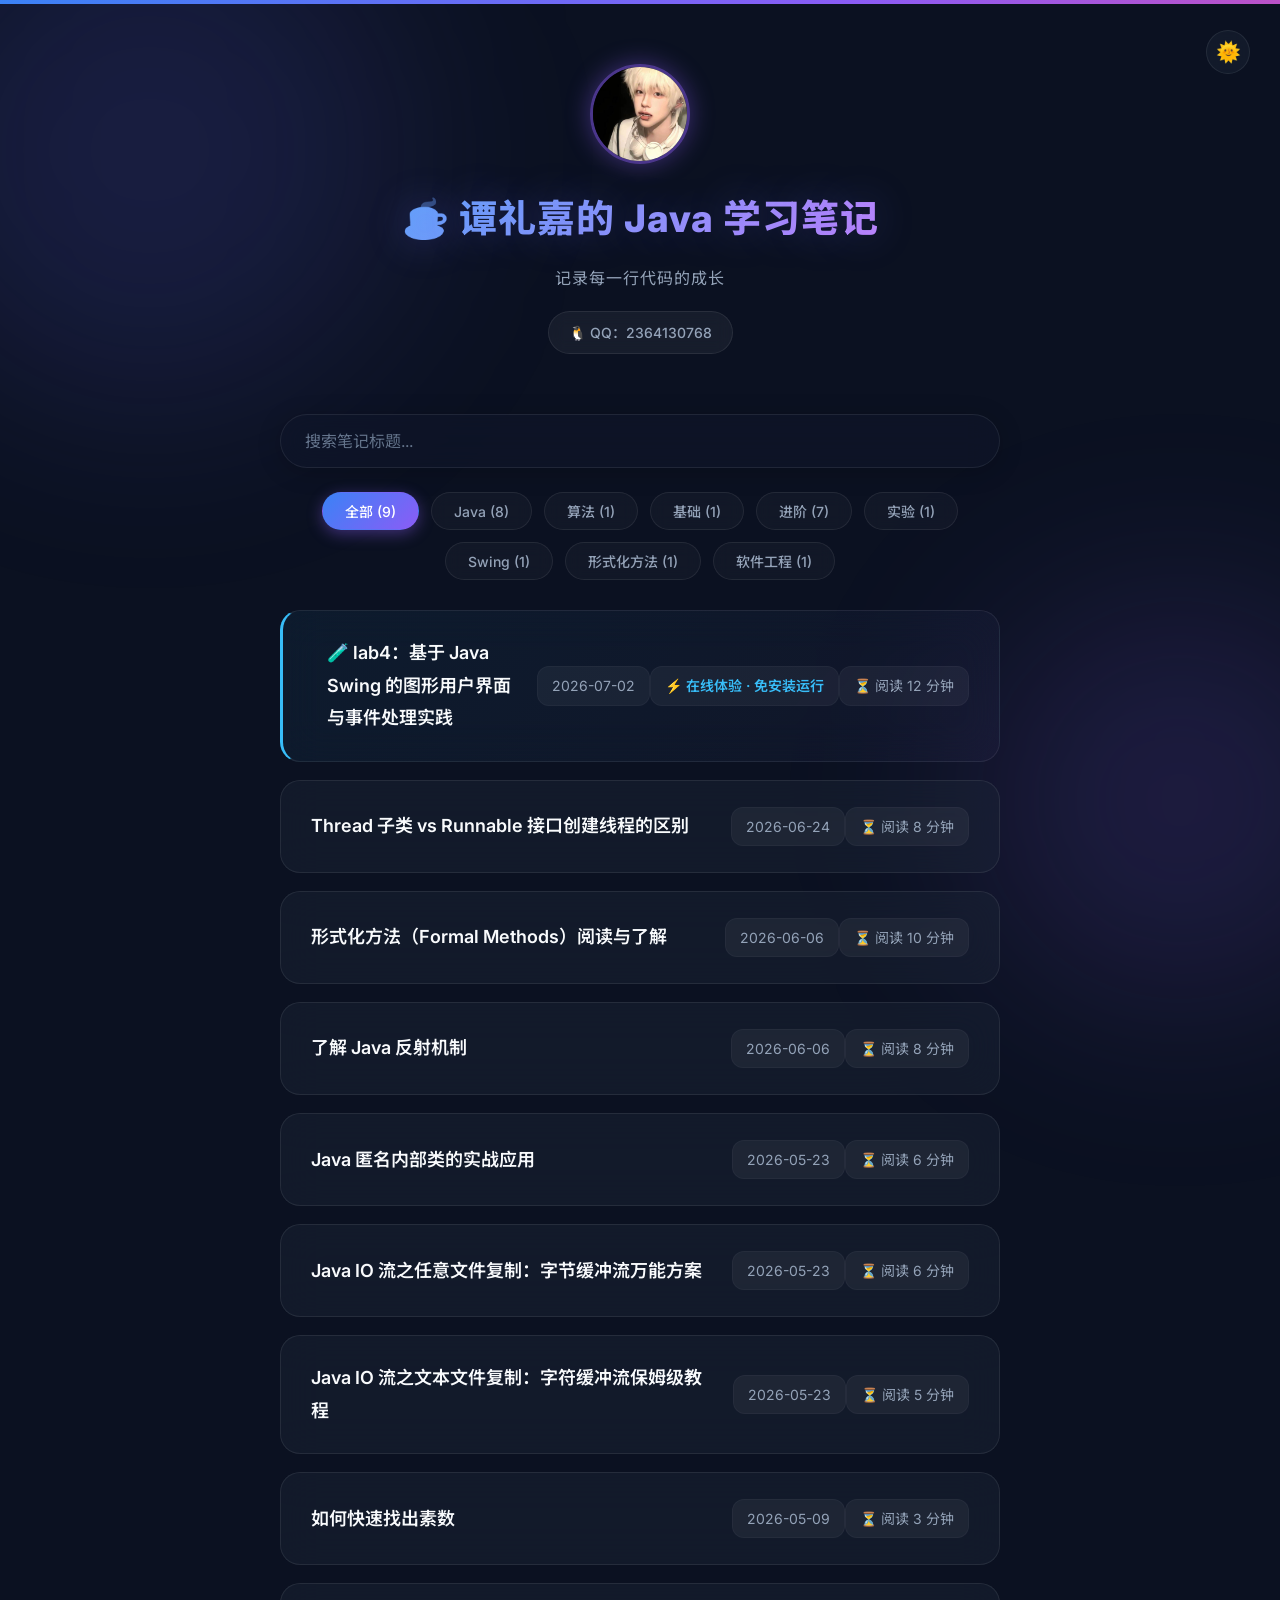
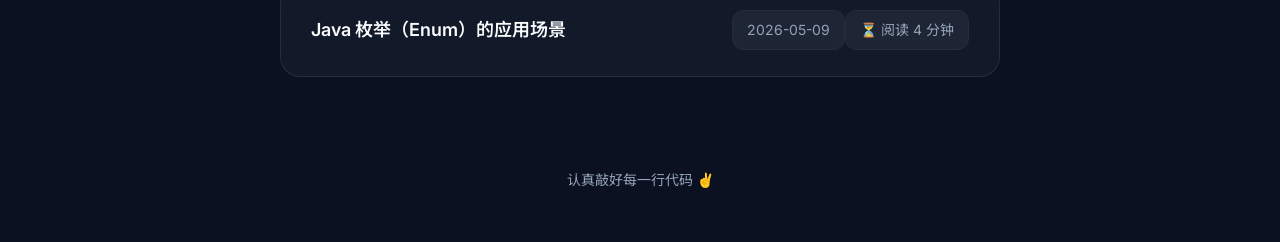
<file: index.html>
<!DOCTYPE html>
<html lang="zh-CN">
<head>
  <meta charset="UTF-8">
  <meta name="viewport" content="width=device-width, initial-scale=1.0">
  <title>Java 学习笔记</title>
  <link rel="stylesheet" href="style.css">
</head>
<body>
  <button class="theme-toggle" id="theme-toggle" aria-label="Toggle Theme">🌞</button>
  <div class="top-bar"></div>
  <header>
    <div class="profile-section">
      <img src="avatar.jpg" alt="谭礼嘉" class="avatar">
      <h1>☕ 谭礼嘉的 Java 学习笔记</h1>
      <p class="subtitle">记录每一行代码的成长</p>
      <a href="http://wpa.qq.com/msgrd?v=3&uin=2364130768&site=qq&menu=yes" target="_blank" class="contact-email">🐧 QQ：2364130768</a>
    </div>
  </header>

  <div class="filter-section">
    <input type="text" class="search-box" placeholder="搜索笔记标题...">
    <div class="tag-filters">
      <button class="tag-btn active" data-filter="全部">全部</button>
      <button class="tag-btn" data-filter="Java">Java</button>
      <button class="tag-btn" data-filter="算法">算法</button>
      <button class="tag-btn" data-filter="基础">基础</button>
      <button class="tag-btn" data-filter="进阶">进阶</button>
      <button class="tag-btn" data-filter="实验">实验</button>
      <button class="tag-btn" data-filter="Swing">Swing</button>
      <button class="tag-btn" data-filter="形式化方法">形式化方法</button>
      <button class="tag-btn" data-filter="软件工程">软件工程</button>
    </div>
  </div>

  <main>
    <ul class="note-list">
      <li class="stagger-item lab-experiment" data-tags="实验,Swing,Java,进阶,GUI" style="animation-delay: 0.05s; border-left: 3px solid #38bdf8; padding-left: 14px; background: linear-gradient(135deg, rgba(56,189,248,0.06), rgba(167,139,250,0.04));">
        <a href="lab4_post.md">
          <span class="note-title">🧪 lab4：基于 Java Swing 的图形用户界面与事件处理实践</span>
          <div class="note-meta">
            <span class="note-date">2026-07-02</span>
            <span class="note-date" style="margin-left:0; color: #38bdf8; font-weight: 600;">⚡ 在线体验 · 免安装运行</span>
            <span class="note-date" style="margin-left:0">⏳ 阅读 12 分钟</span>
          </div>
        </a>
      </li>
      <li class="stagger-item" data-tags="Java,进阶" style="animation-delay: 0.1s;">
        <a href="notes/thread-vs-runnable.html">
          <span class="note-title">Thread 子类 vs Runnable 接口创建线程的区别</span>
          <div class="note-meta">
            <span class="note-date">2026-06-24</span>
            <span class="note-date" style="margin-left:0">⏳ 阅读 8 分钟</span>
          </div>
        </a>
      </li>
      <li class="stagger-item" data-tags="形式化方法,软件工程,进阶" style="animation-delay: 0.2s;">
        <a href="notes/formal-methods.html">
          <span class="note-title">形式化方法（Formal Methods）阅读与了解</span>
          <div class="note-meta">
            <span class="note-date">2026-06-06</span>
            <span class="note-date" style="margin-left:0">⏳ 阅读 10 分钟</span>
          </div>
        </a>
      </li>
      <li class="stagger-item" data-tags="Java,进阶" style="animation-delay: 0.3s;">
        <a href="notes/java-reflection.html">
          <span class="note-title">了解 Java 反射机制</span>
          <div class="note-meta">
            <span class="note-date">2026-06-06</span>
            <span class="note-date" style="margin-left:0">⏳ 阅读 8 分钟</span>
          </div>
        </a>
      </li>
      <li class="stagger-item" data-tags="Java,进阶" style="animation-delay: 0.4s;">
        <a href="notes/anonymous-inner-class.html">
          <span class="note-title">Java 匿名内部类的实战应用</span>
          <div class="note-meta">
            <span class="note-date">2026-05-23</span>
            <span class="note-date" style="margin-left:0">⏳ 阅读 6 分钟</span>
          </div>
        </a>
      </li>
      <li class="stagger-item" data-tags="Java,进阶" style="animation-delay: 0.5s;">
        <a href="notes/io-binary-copy.html">
          <span class="note-title">Java IO 流之任意文件复制：字节缓冲流万能方案</span>
          <div class="note-meta">
            <span class="note-date">2026-05-23</span>
            <span class="note-date" style="margin-left:0">⏳ 阅读 6 分钟</span>
          </div>
        </a>
      </li>
      <li class="stagger-item" data-tags="Java,基础" style="animation-delay: 0.6s;">
        <a href="notes/io-text-copy.html">
          <span class="note-title">Java IO 流之文本文件复制：字符缓冲流保姆级教程</span>
          <div class="note-meta">
            <span class="note-date">2026-05-23</span>
            <span class="note-date" style="margin-left:0">⏳ 阅读 5 分钟</span>
          </div>
        </a>
      </li>
      <li class="stagger-item" data-tags="Java,算法" style="animation-delay: 0.7s;">
        <a href="notes/find-prime.html">
          <span class="note-title">如何快速找出素数</span>
          <div class="note-meta">
            <span class="note-date">2026-05-09</span>
            <span class="note-date" style="margin-left:0">⏳ 阅读 3 分钟</span>
          </div>
        </a>
      </li>
      <li class="stagger-item" data-tags="Java,进阶" style="animation-delay: 0.8s;">
        <a href="notes/java-enum.html">
          <span class="note-title">Java 枚举（Enum）的应用场景</span>
          <div class="note-meta">
            <span class="note-date">2026-05-09</span>
            <span class="note-date" style="margin-left:0">⏳ 阅读 4 分钟</span>
          </div>
        </a>
      </li>
    </ul>

    <div class="empty-state" id="empty-state">
      <span class="icon">🔍</span>
      <p>没有找到相关的笔记哦~</p>
    </div>
  </main>

  <button class="back-to-top" id="back-to-top" aria-label="Back to Top">⬆</button>

  <footer>
    <p>认真敲好每一行代码 ✌️</p>
  </footer>

  <script>
    (function () {
      const searchBox = document.querySelector('.search-box');
      const tagBtns = document.querySelectorAll('.tag-btn');
      const noteItems = document.querySelectorAll('.note-list li');
      const emptyState = document.getElementById('empty-state');
      const themeToggle = document.getElementById('theme-toggle');
      const backToTop = document.getElementById('back-to-top');

      let activeTag = '全部';

      // 1. Theme Toggle
      let isLight = localStorage.getItem('theme') === 'light';
      function updateTheme() {
        if (isLight) {
          document.body.classList.add('light-theme');
          themeToggle.textContent = '🌙';
        } else {
          document.body.classList.remove('light-theme');
          themeToggle.textContent = '🌞';
        }
      }
      updateTheme();
      themeToggle.addEventListener('click', function() {
        isLight = !isLight;
        localStorage.setItem('theme', isLight ? 'light' : 'dark');
        updateTheme();
      });

      // 2. Back to Top
      window.addEventListener('scroll', function() {
        if (window.scrollY > 300) {
          backToTop.classList.add('visible');
        } else {
          backToTop.classList.remove('visible');
        }
      });
      backToTop.addEventListener('click', function() {
        window.scrollTo({ top: 0, behavior: 'smooth' });
      });

      // 3. Tag Counts update
      function updateTagCounts() {
        tagBtns.forEach(function(btn) {
          const tag = btn.getAttribute('data-filter');
          if (tag === '全部') {
            btn.textContent = '全部 (' + noteItems.length + ')';
            return;
          }
          let count = 0;
          noteItems.forEach(function(li) {
            const tags = li.getAttribute('data-tags') || '';
            const tagsArr = tags.split(',').map(function (t) { return t.trim(); });
            if (tagsArr.indexOf(tag) !== -1) { count++; }
          });
          btn.textContent = tag + ' (' + count + ')';
        });
      }
      updateTagCounts();

      // 4. Filter logic with Empty State
      function filterNotes() {
        const query = searchBox.value.trim().toLowerCase();
        let visibleCount = 0;

        noteItems.forEach(function (li) {
          const title = li.querySelector('.note-title').textContent.toLowerCase();
          const tags = li.getAttribute('data-tags') || '';
          const tagsArr = tags.split(',').map(function (t) { return t.trim(); });

          const matchTag = activeTag === '全部' || tagsArr.indexOf(activeTag) !== -1;
          const matchSearch = query === '' || title.indexOf(query) !== -1;

          if (matchTag && matchSearch) {
            li.style.display = '';
            visibleCount++;
          } else {
            li.style.display = 'none';
          }
        });

        if (visibleCount === 0) {
          emptyState.style.display = 'block';
        } else {
          emptyState.style.display = 'none';
        }
      }

      searchBox.addEventListener('input', filterNotes);

      tagBtns.forEach(function (btn) {
        btn.addEventListener('click', function () {
          tagBtns.forEach(function (b) { b.classList.remove('active'); });
          btn.classList.add('active');
          activeTag = btn.getAttribute('data-filter');
          filterNotes();
        });
      });
    })();
  </script>
</body>
</html>
</file>
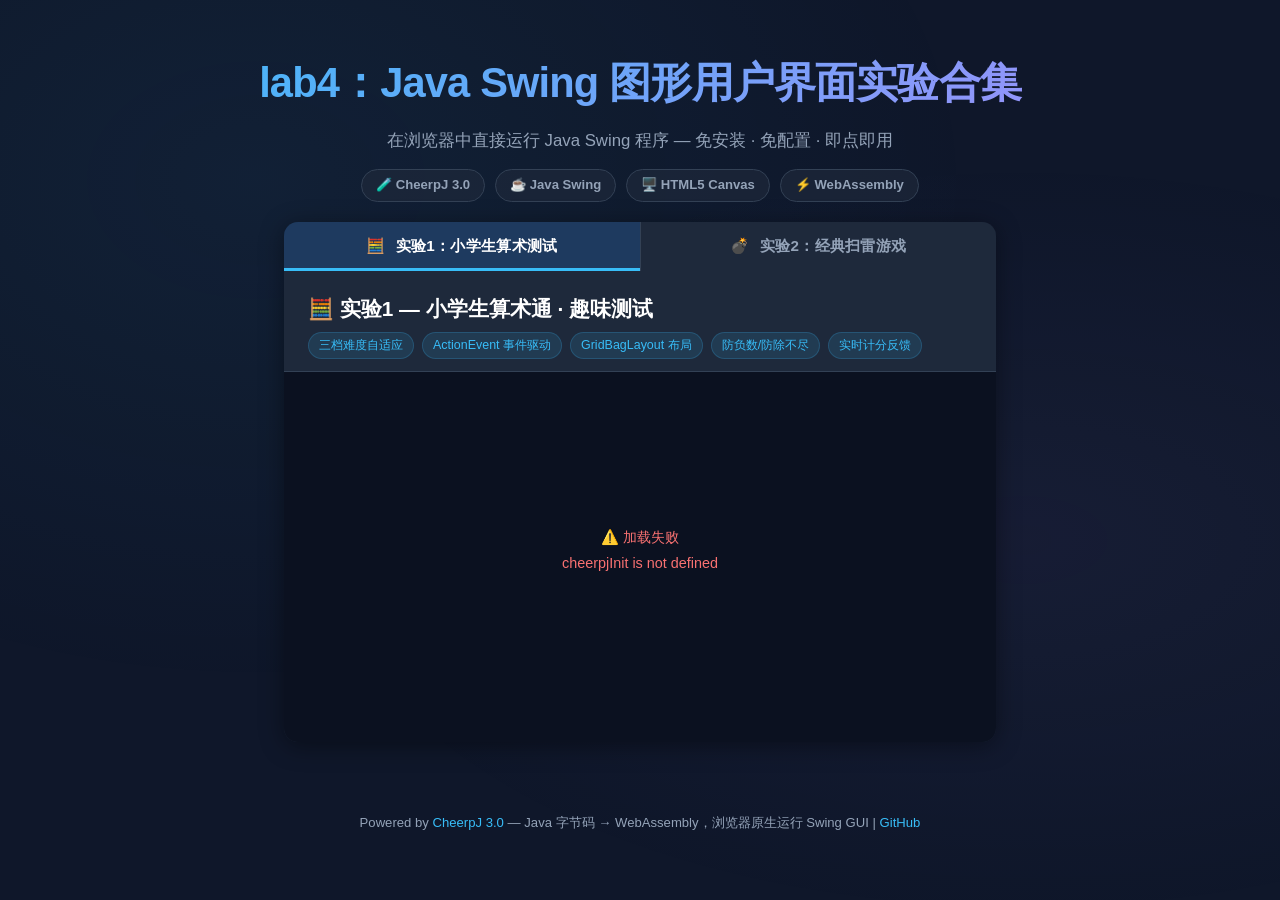
<file: lab4.html>
<!DOCTYPE html>
<html lang="zh-CN">
<head>
<meta charset="UTF-8">
<meta name="viewport" content="width=device-width, initial-scale=1.0">
<title>lab4：Java Swing 图形用户界面实验合集</title>
<script src="https://cjrtnc.leaningtech.com/3.0/loader.js"></script>
<style>
:root{--bg:#0f172a;--card:#1e293b;--border:#334155;--text:#e2e8f0;--muted:#94a3b8;--accent:#38bdf8;--accent2:#a78bfa;--shadow:0 4px 24px rgba(0,0,0,.4)}
*{margin:0;padding:0;box-sizing:border-box}
body{font-family:'Segoe UI','PingFang SC','Microsoft YaHei',sans-serif;background:var(--bg);color:var(--text);min-height:100vh;line-height:1.7}
body::before{content:'';position:fixed;inset:0;background:radial-gradient(ellipse at 20% 20%,rgba(56,189,248,.06),transparent 50%),radial-gradient(ellipse at 80% 60%,rgba(167,139,250,.05),transparent 50%);pointer-events:none;z-index:0}
.header{position:relative;z-index:1;text-align:center;padding:48px 24px 20px}
.header h1{font-size:2.6rem;font-weight:800;background:linear-gradient(135deg,var(--accent),var(--accent2));-webkit-background-clip:text;-webkit-text-fill-color:transparent;background-clip:text;letter-spacing:-.02em;margin-bottom:8px}
.header .subtitle{color:var(--muted);font-size:1.05rem}
.header .badge-row{margin-top:14px;display:flex;justify-content:center;gap:10px;flex-wrap:wrap}
.header .badge{padding:4px 14px;border-radius:999px;font-size:.82rem;font-weight:600;border:1px solid var(--border);background:rgba(30,41,59,.7);color:var(--muted)}
.main{position:relative;z-index:1;max-width:760px;margin:0 auto;padding:0 24px 60px}
.tab-bar{display:flex;border-radius:14px 14px 0 0;overflow:hidden;box-shadow:var(--shadow)}
.tab-btn{flex:1;padding:14px 20px;font-size:.95rem;font-weight:600;border:none;cursor:pointer;background:var(--card);color:var(--muted);transition:all .25s;font-family:inherit;letter-spacing:.02em}
.tab-btn:first-child{border-right:1px solid var(--border)}
.tab-btn.active{background:#1e3a5f;color:#fff;box-shadow:inset 0 -3px 0 var(--accent)}
.tab-btn:hover:not(.active){background:#263348;color:#cbd5e1}
.tab-btn .icon{margin-right:6px}
.tab-panel{display:none;background:var(--card);border-radius:0 0 14px 14px;box-shadow:var(--shadow);overflow:hidden}
.tab-panel.active{display:block}
.app-info{padding:20px 24px 12px;border-bottom:1px solid var(--border)}
.app-info h2{font-size:1.3rem;font-weight:700;color:#fff;margin-bottom:4px}
.app-info .tags{display:flex;flex-wrap:wrap;gap:8px;margin-top:6px}
.app-info .tag{padding:2px 10px;border-radius:999px;font-size:.78rem;background:rgba(56,189,248,.12);color:var(--accent);border:1px solid rgba(56,189,248,.2)}
.display-wrapper{display:flex;justify-content:center;align-items:center;padding:8px 16px 20px;min-height:370px;background:#0b1120}
.display-wrapper.mine-wrap{min-height:620px}
.display-wrapper canvas{border-radius:10px;overflow:hidden;box-shadow:0 0 32px rgba(56,189,248,.08)}
.loading-overlay{display:flex;flex-direction:column;align-items:center;justify-content:center;gap:14px;color:var(--muted);font-size:.95rem;min-height:350px}
.spinner{width:40px;height:40px;border:3px solid var(--border);border-top-color:var(--accent);border-radius:50%;animation:spin .8s linear infinite}
@keyframes spin{to{transform:rotate(360deg)}}
.error-msg{display:none;text-align:center;color:#f87171;padding:30px;font-size:.9rem;line-height:1.8}
.footer{text-align:center;padding:10px;color:var(--muted);font-size:.82rem;position:relative;z-index:1}
.footer a{color:var(--accent);text-decoration:none}
@media(max-width:600px){.header h1{font-size:1.6rem}.tab-btn{font-size:.82rem;padding:12px 10px}.main{padding:0 10px 40px}}
</style>
</head>
<body>

<header class="header">
<h1>lab4：Java Swing 图形用户界面实验合集</h1>
<p class="subtitle">在浏览器中直接运行 Java Swing 程序 — 免安装 · 免配置 · 即点即用</p>
<div class="badge-row">
<span class="badge">🧪 CheerpJ 3.0</span><span class="badge">☕ Java Swing</span><span class="badge">🖥️ HTML5 Canvas</span><span class="badge">⚡ WebAssembly</span>
</div>
</header>

<main class="main">

<div class="tab-bar">
<button class="tab-btn active" id="tab-btn-quiz" onclick="switchTab('quiz')"><span class="icon">🧮</span> 实验1：小学生算术测试</button>
<button class="tab-btn" id="tab-btn-mine" onclick="switchTab('mine')"><span class="icon">💣</span> 实验2：经典扫雷游戏</button>
</div>

<!-- Panel 1 -->
<div class="tab-panel active" id="panel-quiz">
<div class="app-info">
<h2>🧮 实验1 — 小学生算术通 · 趣味测试</h2>
<div class="tags">
<span class="tag">三档难度自适应</span><span class="tag">ActionEvent 事件驱动</span><span class="tag">GridBagLayout 布局</span><span class="tag">防负数/防除不尽</span><span class="tag">实时计分反馈</span>
</div>
</div>
<div class="display-wrapper" id="wrapper-quiz">
<div class="loading-overlay" id="loader-quiz"><div class="spinner"></div><span>正在加载 Java 运行时 &amp; 算术程序…</span></div>
<div class="error-msg" id="error-quiz"><p>⚠️ 加载失败</p><p id="errMsg-quiz"></p></div>
<div id="display-quiz"></div>
</div>
</div>

<!-- Panel 2 -->
<div class="tab-panel" id="panel-mine">
<div class="app-info">
<h2>💣 实验2 — 高级经典扫雷</h2>
<div class="tags">
<span class="tag">双难度 (9×9 / 16×16)</span><span class="tag">MouseAdapter 鼠标左右键</span><span class="tag">递归级联翻开</span><span class="tag">Serializable 序列化存档</span><span class="tag">Timer 实时计时</span><span class="tag">首击安全保证</span>
</div>
</div>
<div class="display-wrapper mine-wrap" id="wrapper-mine">
<div class="loading-overlay" id="loader-mine"><div class="spinner"></div><span>正在加载扫雷游戏…</span></div>
<div class="error-msg" id="error-mine"><p>⚠️ 加载失败</p><p id="errMsg-mine"></p></div>
<div id="display-mine"></div>
</div>
</div>

</main>

<footer class="footer">
<p>Powered by <a href="https://leaningtech.com/cheerpj/" target="_blank">CheerpJ 3.0</a> — Java 字节码 → WebAssembly，浏览器原生运行 Swing GUI | <a href="https://github.com/tanxxx1/javablog" target="_blank">GitHub</a></p>
</footer>

<script>
const $ = id => document.getElementById(id);

let cjReady = false;
const loaded = { quiz: false, mine: false };

async function ensureCheerpJ() {
    if (cjReady) return;
    console.log('[lab4] Initializing CheerpJ 3.0…');
    await cheerpjInit({
        preloadResources: { '/app/': './' }
    });
    cjReady = true;
    console.log('[lab4] CheerpJ runtime ready.');
}

async function loadQuiz() {
    if (loaded.quiz) return;
    try {
        await ensureCheerpJ();
        console.log('[lab4] Creating display for ArithmeticQuizApp…');
        await cheerpjCreateDisplay($('display-quiz'), 450, 350);
        $('loader-quiz').style.display = 'none';
        $('display-quiz').style.display = 'block';
        console.log('[lab4] Launching ArithmeticQuizApp…');
        cheerpjRunMain('ArithmeticQuizApp', '/app/arithmetic_quiz.jar');
        loaded.quiz = true;
    } catch (e) {
        console.error('[lab4] Quiz load failed:', e);
        $('loader-quiz').style.display = 'none';
        $('error-quiz').style.display = 'block';
        $('errMsg-quiz').textContent = e.message || String(e);
    }
}

async function loadMine() {
    if (loaded.mine) return;
    try {
        await ensureCheerpJ();
        console.log('[lab4] Creating display for MineSweeperGame…');
        await cheerpjCreateDisplay($('display-mine'), 550, 610);
        $('loader-mine').style.display = 'none';
        $('display-mine').style.display = 'block';
        console.log('[lab4] Launching MineSweeperGame…');
        cheerpjRunMain('MineSweeperGame', '/app/minesweeper.jar');
        loaded.mine = true;
    } catch (e) {
        console.error('[lab4] Mine load failed:', e);
        $('loader-mine').style.display = 'none';
        $('error-mine').style.display = 'block';
        $('errMsg-mine').textContent = e.message || String(e);
    }
}

window.switchTab = async function(name) {
    if (name === 'quiz') {
        $('panel-quiz').classList.add('active');
        $('panel-mine').classList.remove('active');
        $('tab-btn-quiz').classList.add('active');
        $('tab-btn-mine').classList.remove('active');
        await loadQuiz();
    } else {
        $('panel-quiz').classList.remove('active');
        $('panel-mine').classList.add('active');
        $('tab-btn-quiz').classList.remove('active');
        $('tab-btn-mine').classList.add('active');
        await loadMine();
    }
};

window.addEventListener('DOMContentLoaded', () => loadQuiz());
</script>
</body>
</html>
</file>
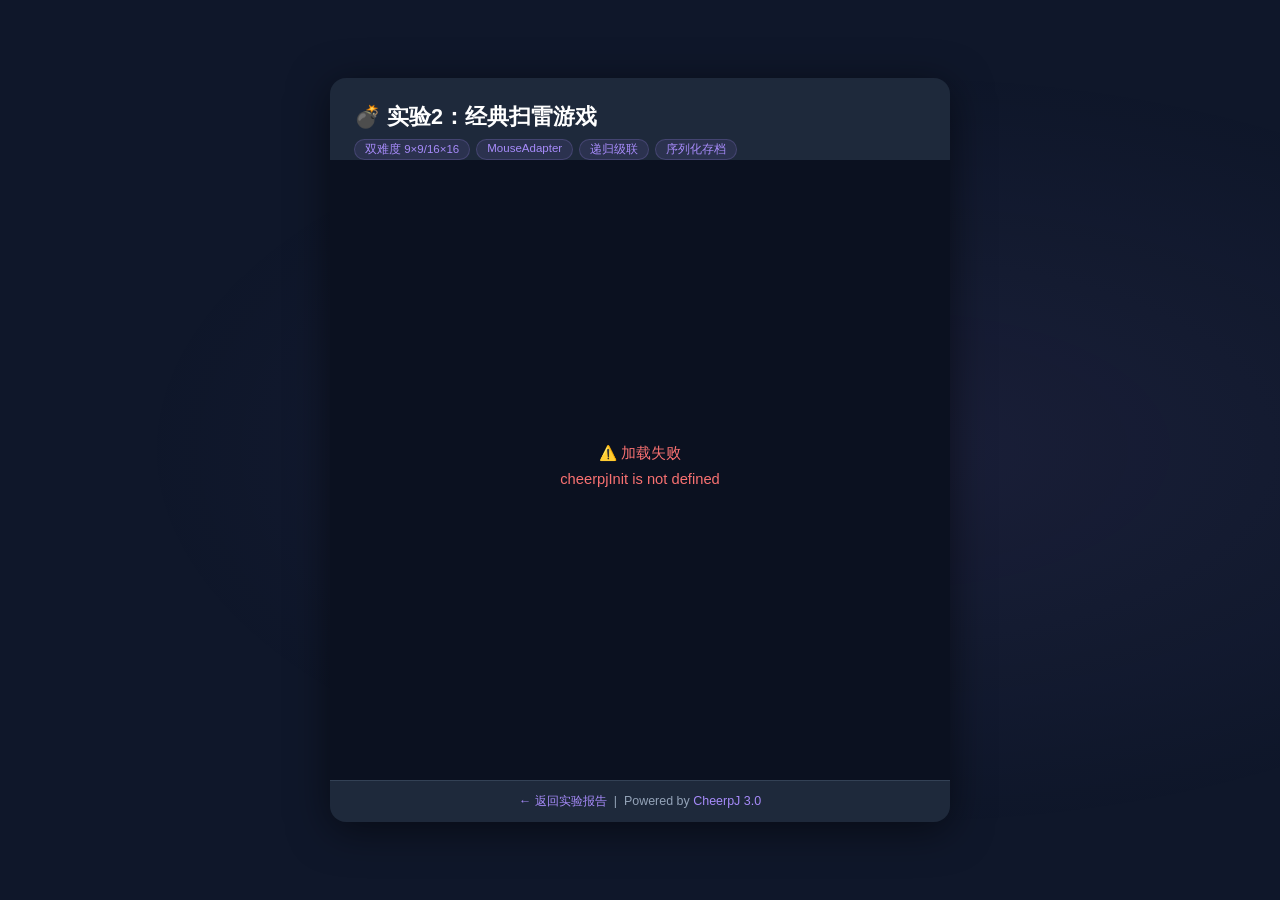
<file: minesweeper-demo.html>
<!DOCTYPE html>
<html lang="zh-CN">
<head>
<meta charset="UTF-8">
<meta name="viewport" content="width=device-width, initial-scale=1.0">
<title>实验2：经典扫雷游戏 · 在线体验</title>
<script src="https://cjrtnc.leaningtech.com/3.0/loader.js"></script>
<style>
:root { --bg:#0f172a; --card:#1e293b; --border:#334155; --text:#e2e8f0; --muted:#94a3b8; --accent:#a78bfa; }
*{margin:0;padding:0;box-sizing:border-box}
body{font-family:'Segoe UI','PingFang SC','Microsoft YaHei',sans-serif;background:var(--bg);color:var(--text);min-height:100vh;display:flex;align-items:center;justify-content:center}
body::before{content:'';position:fixed;inset:0;background:radial-gradient(ellipse at 70% 50%,rgba(167,139,250,.07),transparent 60%);pointer-events:none}
.container{position:relative;z-index:1;background:var(--card);border-radius:16px;box-shadow:0 8px 40px rgba(0,0,0,.5);max-width:620px;width:95%;overflow:hidden}
.header{padding:24px 24px 0}
.header h1{font-size:1.35rem;font-weight:700;color:#fff}
.header .tags{display:flex;gap:6px;margin-top:8px;flex-wrap:wrap}
.header .tag{font-size:.72rem;padding:2px 10px;border-radius:999px;background:rgba(167,139,250,.1);color:var(--accent);border:1px solid rgba(167,139,250,.2)}
.display-area{display:flex;justify-content:center;align-items:center;padding:16px 20px 24px;min-height:620px;background:#0b1120}
#display{border-radius:8px;overflow:hidden;box-shadow:0 0 24px rgba(167,139,250,.06)}
#spinner{display:flex;flex-direction:column;align-items:center;gap:14px;color:var(--muted);font-size:.92rem}
.spin{width:36px;height:36px;border:3px solid var(--border);border-top-color:var(--accent);border-radius:50%;animation:s .8s linear infinite}
@keyframes s{to{transform:rotate(360deg)}}
#error{display:none;text-align:center;color:#f87171;padding:40px 20px;font-size:.92rem;line-height:1.8}
.footer{text-align:center;padding:12px;font-size:.78rem;color:var(--muted);border-top:1px solid var(--border)}
.footer a{color:var(--accent);text-decoration:none}
</style>
</head>
<body>
<div class="container">
<div class="header">
<h1>💣 实验2：经典扫雷游戏</h1>
<div class="tags">
<span class="tag">双难度 9×9/16×16</span><span class="tag">MouseAdapter</span><span class="tag">递归级联</span><span class="tag">序列化存档</span>
</div>
</div>
<div class="display-area">
<div id="spinner"><div class="spin"></div><span>正在加载扫雷游戏…</span></div>
<div id="error"><p>⚠️ 加载失败</p><p id="errMsg"></p></div>
<div id="display"></div>
</div>
<div class="footer">
<a href="lab4_post.md">← 返回实验报告</a> &nbsp;|&nbsp;
Powered by <a href="https://leaningtech.com/cheerpj/" target="_blank">CheerpJ 3.0</a>
</div>
</div>
<script>
async function initApp() {
    try {
        console.log('[mine] Initializing CheerpJ…');
        await cheerpjInit({
            preloadResources: { '/app/': './' }
        });
        console.log('[mine] CheerpJ ready, creating display…');

        const displayEl = document.getElementById('display');
        // 550×610 适配 16×16 困难模式控制面板 + 雷盘
        await cheerpjCreateDisplay(displayEl, 550, 610);
        console.log('[mine] Display created, launching MineSweeperGame…');

        document.getElementById('spinner').style.display = 'none';
        displayEl.style.display = 'block';

        cheerpjRunMain('MineSweeperGame', '/app/minesweeper.jar');
        console.log('[mine] App launched.');
    } catch (e) {
        console.error('[mine] Failed:', e);
        document.getElementById('spinner').style.display = 'none';
        document.getElementById('error').style.display = 'block';
        document.getElementById('errMsg').textContent = e.message || String(e);
    }
}
window.addEventListener('DOMContentLoaded', initApp);
</script>
</body>
</html>
</file>
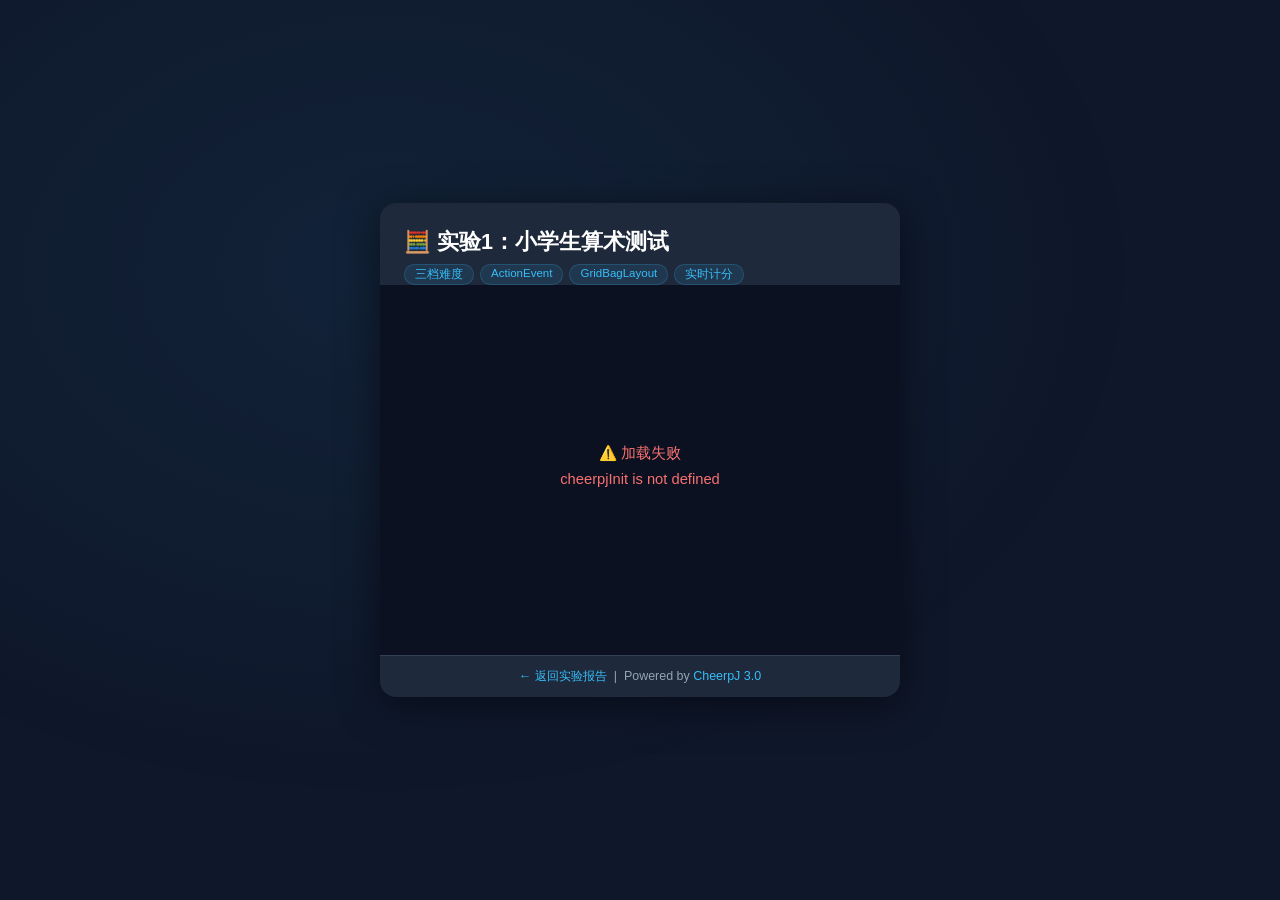
<file: quiz-demo.html>
<!DOCTYPE html>
<html lang="zh-CN">
<head>
<meta charset="UTF-8">
<meta name="viewport" content="width=device-width, initial-scale=1.0">
<title>实验1：小学生算术测试 · 在线体验</title>
<script src="https://cjrtnc.leaningtech.com/3.0/loader.js"></script>
<style>
:root { --bg:#0f172a; --card:#1e293b; --border:#334155; --text:#e2e8f0; --muted:#94a3b8; --accent:#38bdf8; }
*{margin:0;padding:0;box-sizing:border-box}
body{font-family:'Segoe UI','PingFang SC','Microsoft YaHei',sans-serif;background:var(--bg);color:var(--text);min-height:100vh;display:flex;align-items:center;justify-content:center}
body::before{content:'';position:fixed;inset:0;background:radial-gradient(ellipse at 30% 30%,rgba(56,189,248,.07),transparent 60%);pointer-events:none}
.container{position:relative;z-index:1;background:var(--card);border-radius:16px;box-shadow:0 8px 40px rgba(0,0,0,.5);max-width:520px;width:95%;overflow:hidden}
.header{padding:24px 24px 0}
.header h1{font-size:1.35rem;font-weight:700;color:#fff}
.header .tags{display:flex;gap:6px;margin-top:8px;flex-wrap:wrap}
.header .tag{font-size:.72rem;padding:2px 10px;border-radius:999px;background:rgba(56,189,248,.1);color:var(--accent);border:1px solid rgba(56,189,248,.2)}
.display-area{display:flex;justify-content:center;align-items:center;padding:16px 20px 24px;min-height:370px;background:#0b1120}
#display{border-radius:8px;overflow:hidden;box-shadow:0 0 24px rgba(56,189,248,.06)}
#spinner{display:flex;flex-direction:column;align-items:center;gap:14px;color:var(--muted);font-size:.92rem}
.spin{width:36px;height:36px;border:3px solid var(--border);border-top-color:var(--accent);border-radius:50%;animation:s .8s linear infinite}
@keyframes s{to{transform:rotate(360deg)}}
#error{display:none;text-align:center;color:#f87171;padding:40px 20px;font-size:.92rem;line-height:1.8}
.footer{text-align:center;padding:12px;font-size:.78rem;color:var(--muted);border-top:1px solid var(--border)}
.footer a{color:var(--accent);text-decoration:none}
</style>
</head>
<body>
<div class="container">
<div class="header">
<h1>🧮 实验1：小学生算术测试</h1>
<div class="tags">
<span class="tag">三档难度</span><span class="tag">ActionEvent</span><span class="tag">GridBagLayout</span><span class="tag">实时计分</span>
</div>
</div>
<div class="display-area">
<div id="spinner"><div class="spin"></div><span>正在加载 Java 运行时…</span></div>
<div id="error"><p>⚠️ 加载失败</p><p id="errMsg"></p></div>
<div id="display"></div>
</div>
<div class="footer">
<a href="lab4_post.md">← 返回实验报告</a> &nbsp;|&nbsp;
Powered by <a href="https://leaningtech.com/cheerpj/" target="_blank">CheerpJ 3.0</a>
</div>
</div>
<script>
async function initApp() {
    try {
        console.log('[quiz] Initializing CheerpJ…');
        await cheerpjInit({
            preloadResources: { '/app/': './' }
        });
        console.log('[quiz] CheerpJ ready, creating display…');

        const displayEl = document.getElementById('display');
        await cheerpjCreateDisplay(displayEl, 450, 350);
        console.log('[quiz] Display created, launching ArithmeticQuizApp…');

        document.getElementById('spinner').style.display = 'none';
        displayEl.style.display = 'block';

        // 不 await——Swing EDT 永不返回
        cheerpjRunMain('ArithmeticQuizApp', '/app/arithmetic_quiz.jar');
        console.log('[quiz] App launched.');
    } catch (e) {
        console.error('[quiz] Failed:', e);
        document.getElementById('spinner').style.display = 'none';
        document.getElementById('error').style.display = 'block';
        document.getElementById('errMsg').textContent = e.message || String(e);
    }
}
window.addEventListener('DOMContentLoaded', initApp);
</script>
</body>
</html>
</file>
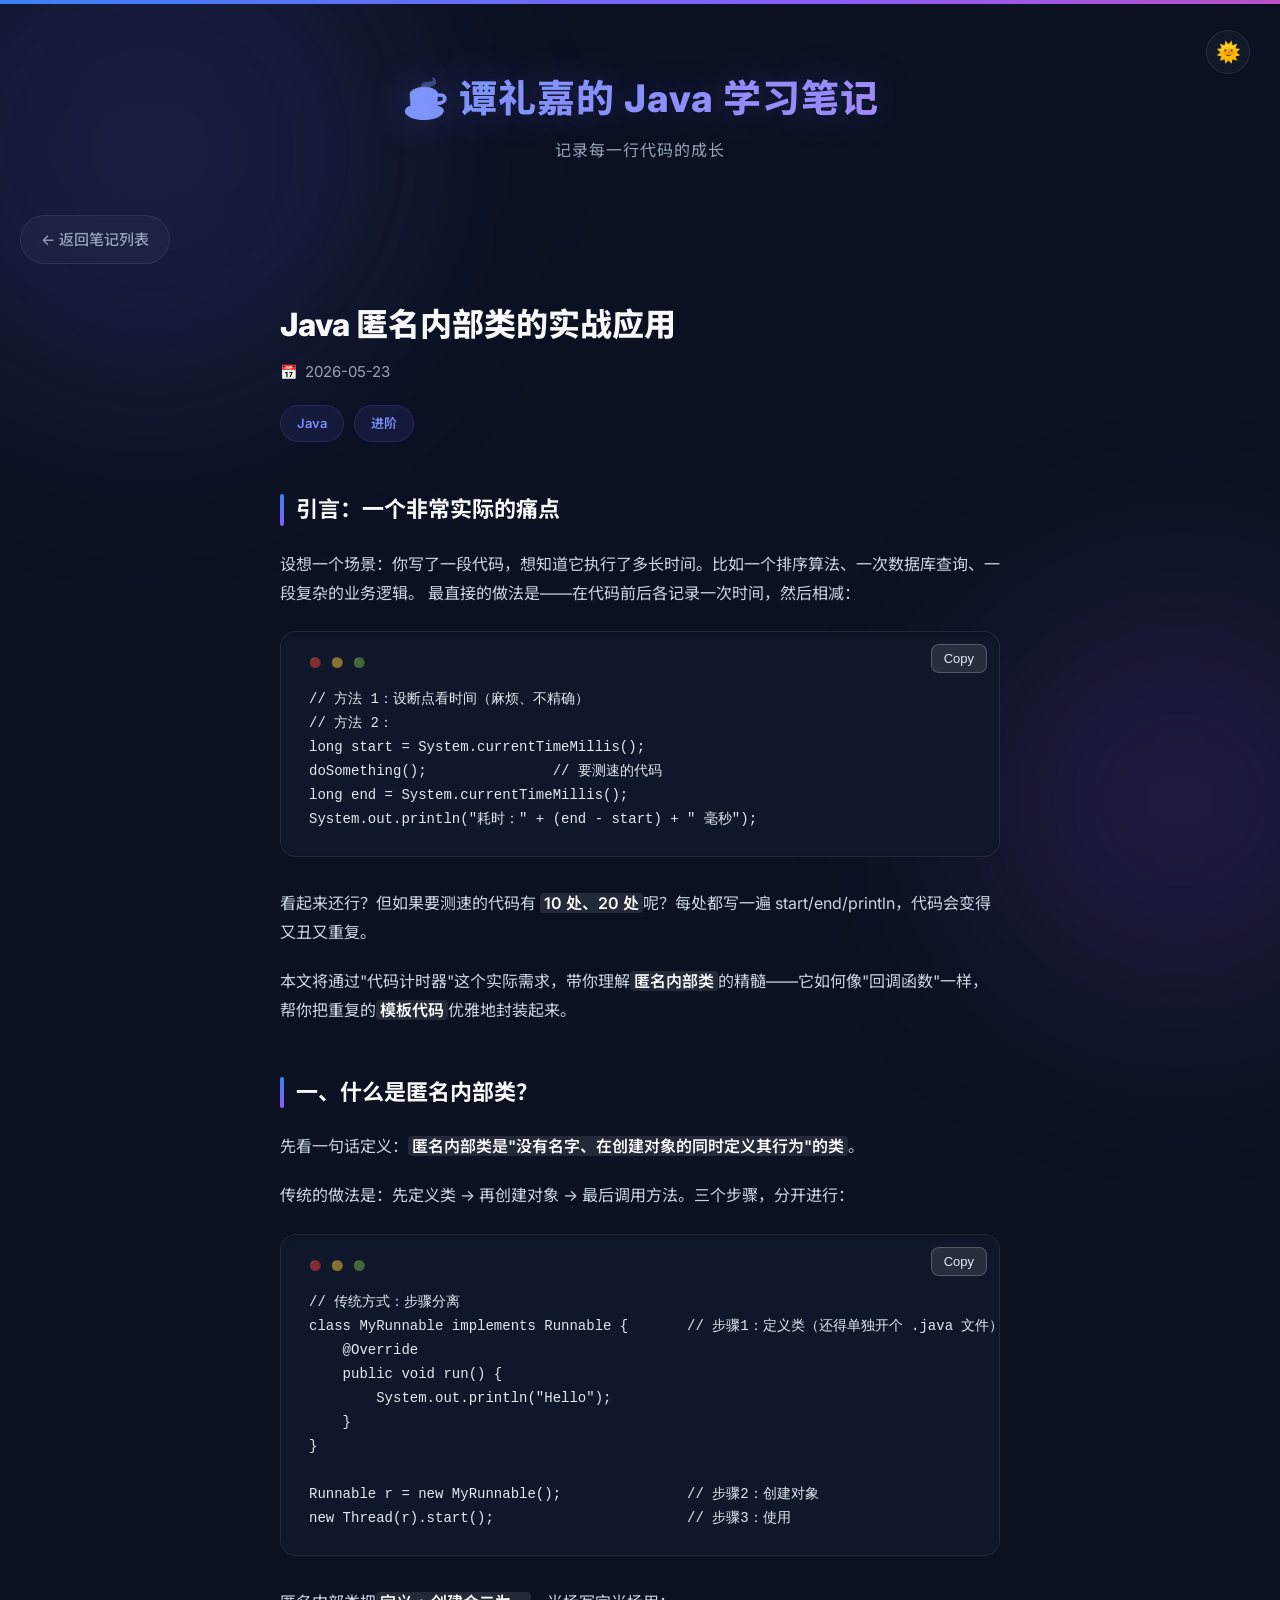
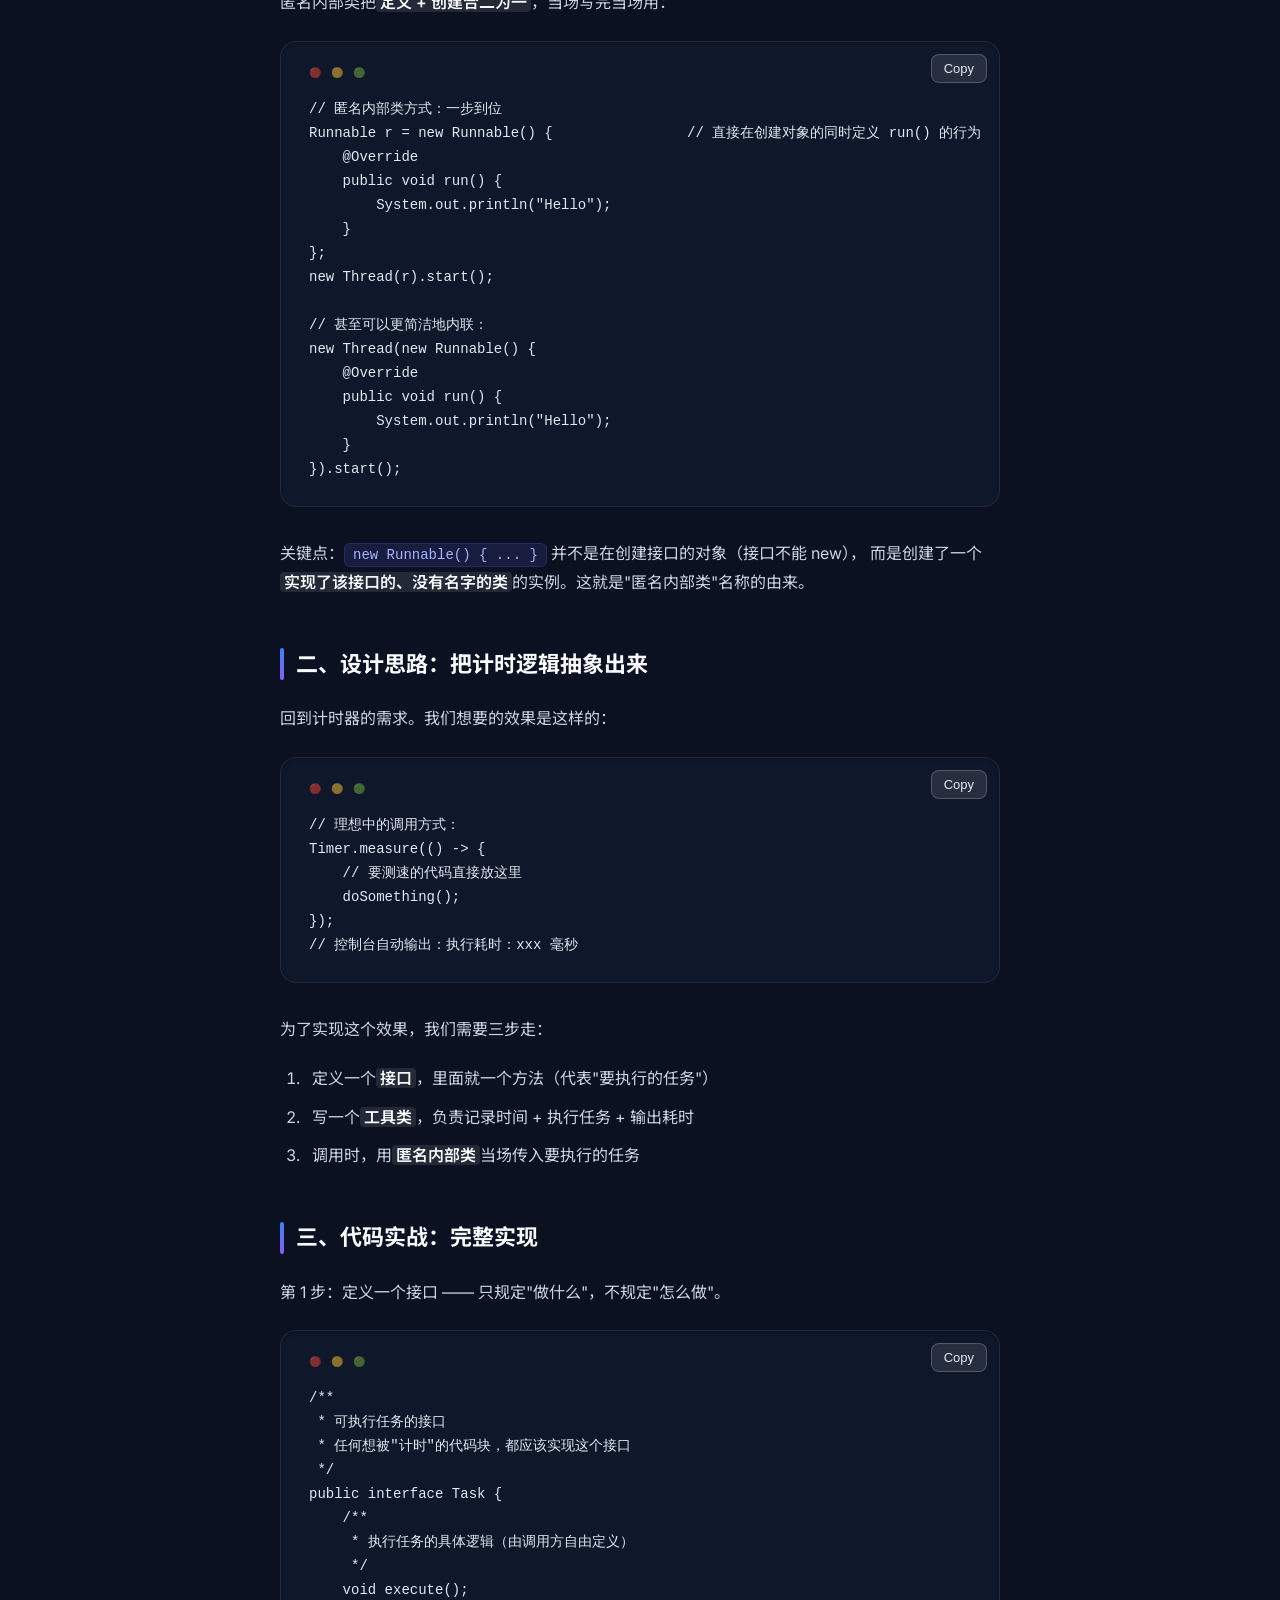
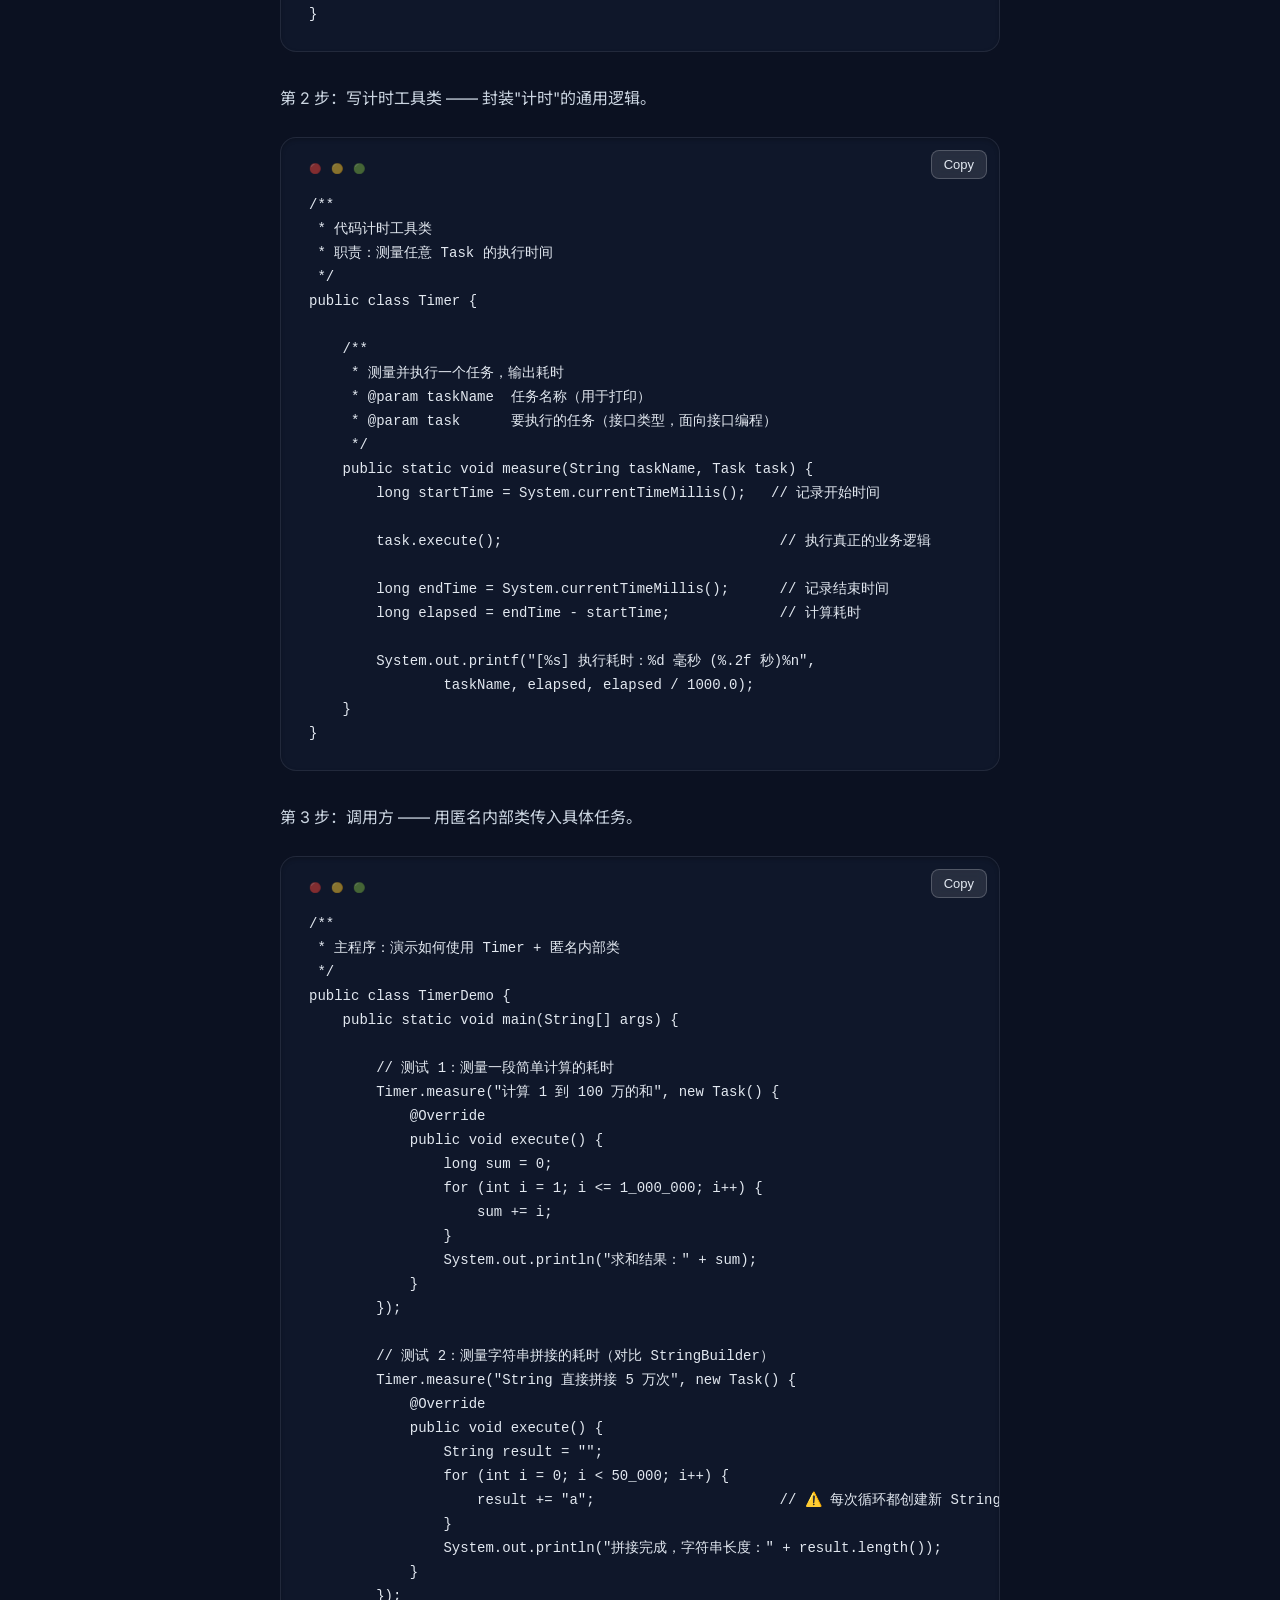
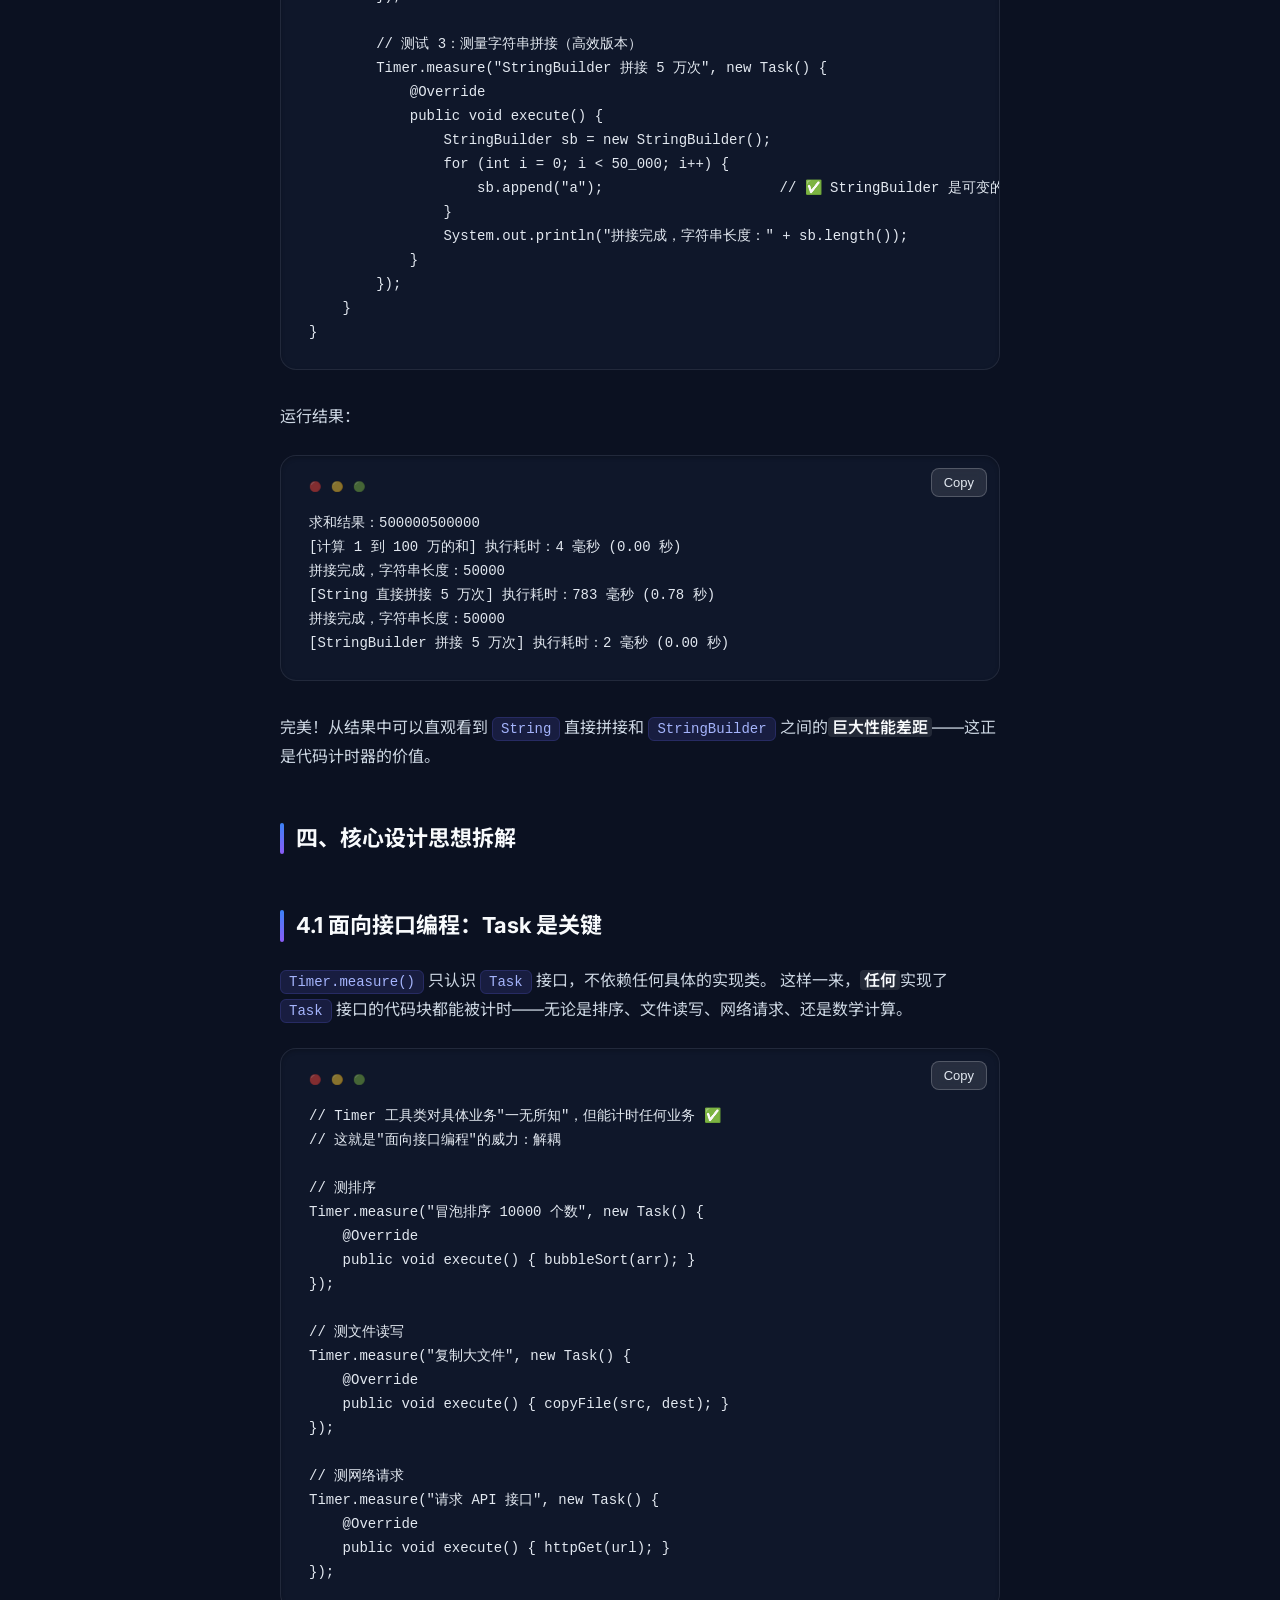
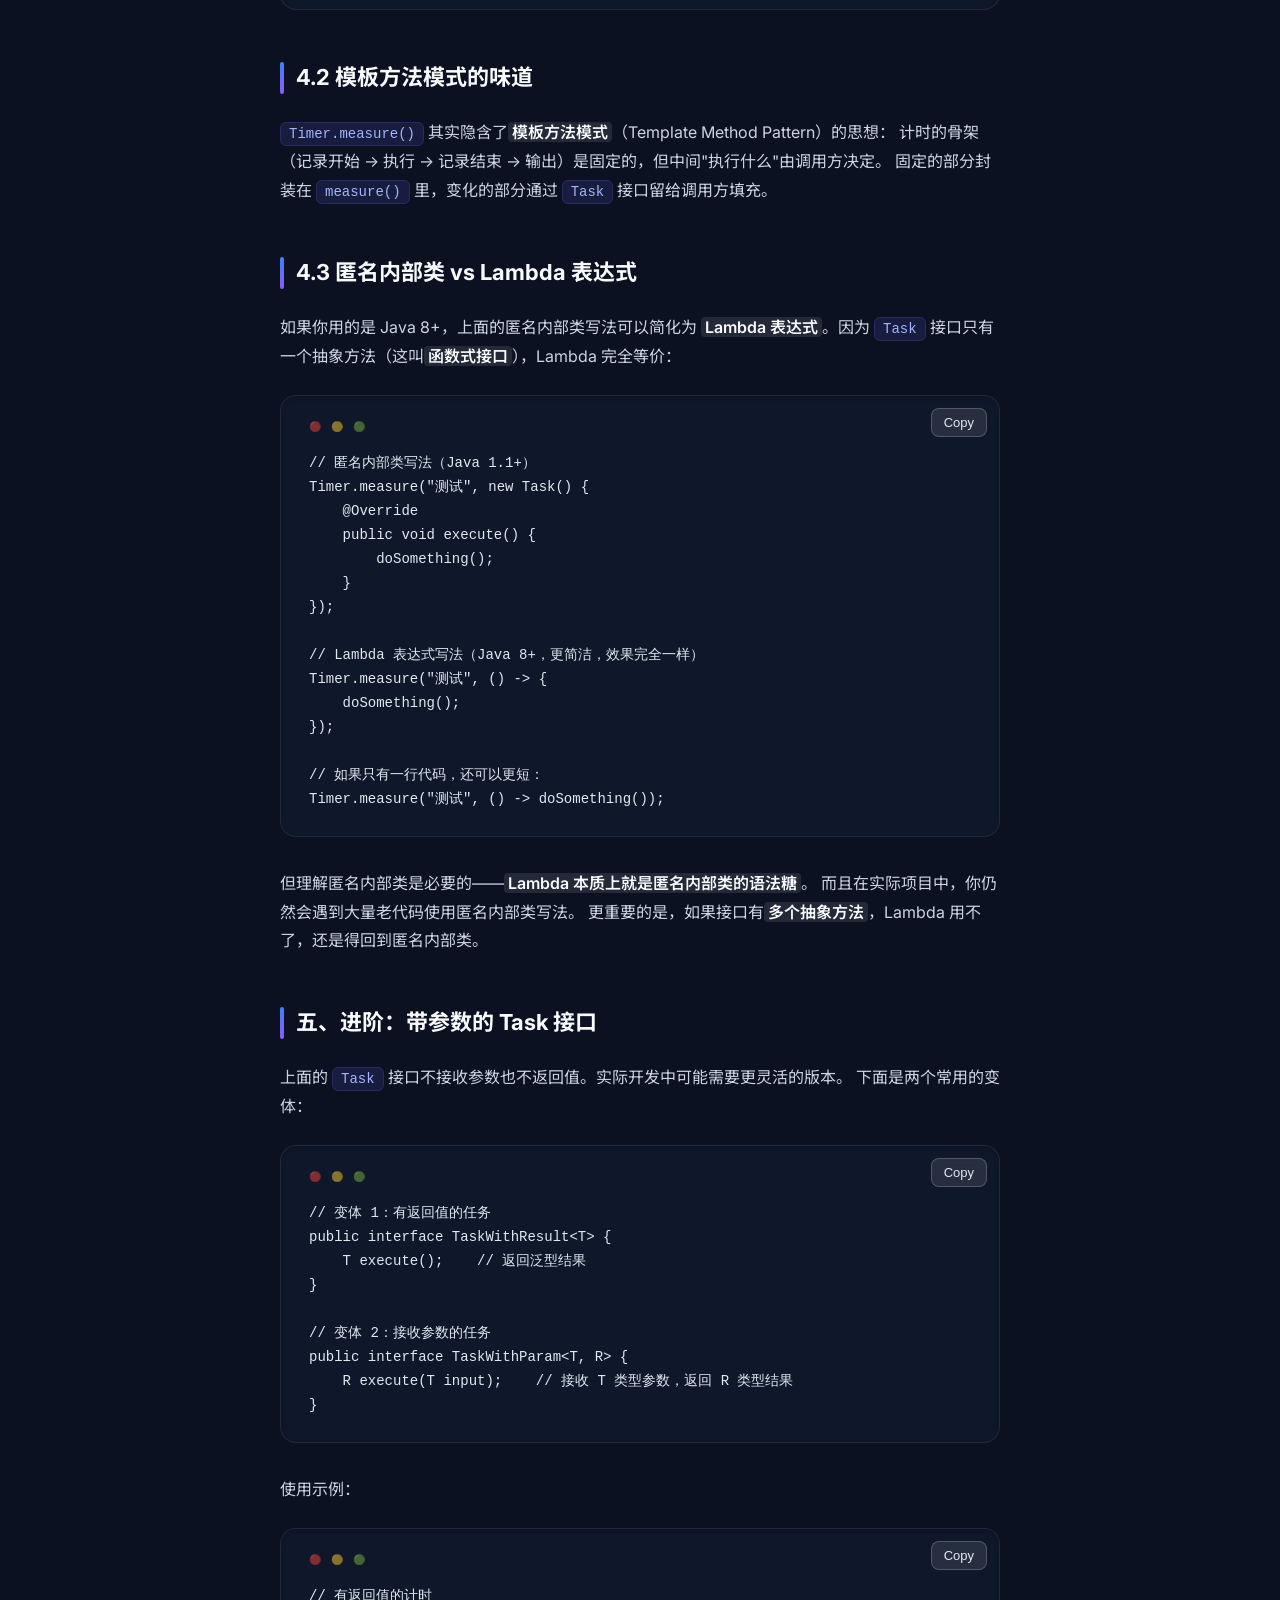
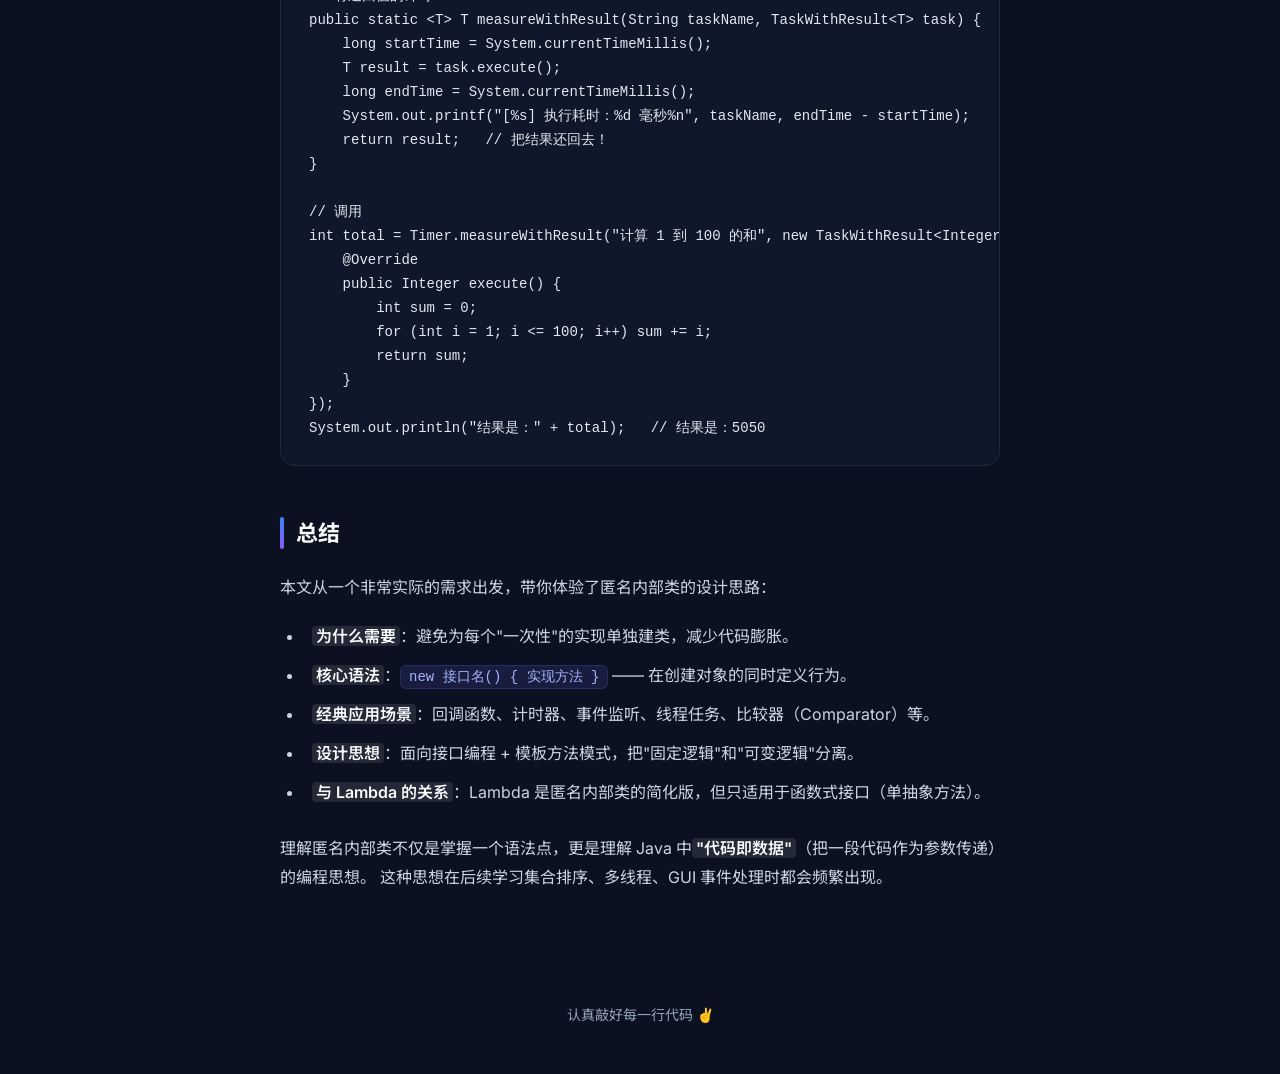
<file: notes/anonymous-inner-class.html>
<!DOCTYPE html>
<html lang="zh-CN">
<head>
  <meta charset="UTF-8">
  <meta name="viewport" content="width=device-width, initial-scale=1.0">
  <title>Java 匿名内部类的实战应用 - Java 学习笔记</title>
  <link rel="stylesheet" href="../style.css">
</head>
<body>
  <button class="theme-toggle" id="theme-toggle" aria-label="Toggle Theme">🌞</button>
  <div class="top-bar"></div>
  <header>
    <h1>☕ 谭礼嘉的 Java 学习笔记</h1>
    <p class="subtitle">记录每一行代码的成长</p>
  </header>
  <a href="../index.html" class="back-link">← 返回笔记列表</a>

  <article>
    <h2>Java 匿名内部类的实战应用</h2>
    <p class="article-date">2026-05-23</p>
    <div class="article-tags">
      <span class="tag">Java</span>
      <span class="tag">进阶</span>
    </div>

    <h3>引言：一个非常实际的痛点</h3>
    <p>
      设想一个场景：你写了一段代码，想知道它执行了多长时间。比如一个排序算法、一次数据库查询、一段复杂的业务逻辑。
      最直接的做法是——在代码前后各记录一次时间，然后相减：
    </p>
    <pre><code>// 方法 1：设断点看时间（麻烦、不精确）
// 方法 2：
long start = System.currentTimeMillis();
doSomething();               // 要测速的代码
long end = System.currentTimeMillis();
System.out.println("耗时：" + (end - start) + " 毫秒");</code></pre>
    <p>看起来还行？但如果要测速的代码有 <strong>10 处、20 处</strong>呢？每处都写一遍 start/end/println，代码会变得又丑又重复。</p>
    <p>
      本文将通过"代码计时器"这个实际需求，带你理解<strong>匿名内部类</strong>的精髓——它如何像"回调函数"一样，帮你把重复的<strong>模板代码</strong>优雅地封装起来。
    </p>

    <h3>一、什么是匿名内部类？</h3>
    <p>
      先看一句话定义：<strong>匿名内部类是"没有名字、在创建对象的同时定义其行为"的类</strong>。
    </p>
    <p>传统的做法是：先定义类 → 再创建对象 → 最后调用方法。三个步骤，分开进行：</p>
    <pre><code>// 传统方式：步骤分离
class MyRunnable implements Runnable {       // 步骤1：定义类（还得单独开个 .java 文件）
    @Override
    public void run() {
        System.out.println("Hello");
    }
}

Runnable r = new MyRunnable();               // 步骤2：创建对象
new Thread(r).start();                       // 步骤3：使用</code></pre>

    <p>匿名内部类把<strong>定义 + 创建合二为一</strong>，当场写完当场用：</p>
    <pre><code>// 匿名内部类方式：一步到位
Runnable r = new Runnable() {                // 直接在创建对象的同时定义 run() 的行为
    @Override
    public void run() {
        System.out.println("Hello");
    }
};
new Thread(r).start();

// 甚至可以更简洁地内联：
new Thread(new Runnable() {
    @Override
    public void run() {
        System.out.println("Hello");
    }
}).start();</code></pre>
    <p>
      关键点：<code>new Runnable() { ... }</code> 并不是在创建接口的对象（接口不能 new），
      而是创建了一个<strong>实现了该接口的、没有名字的类</strong>的实例。这就是"匿名内部类"名称的由来。
    </p>

    <h3>二、设计思路：把计时逻辑抽象出来</h3>
    <p>回到计时器的需求。我们想要的效果是这样的：</p>
    <pre><code>// 理想中的调用方式：
Timer.measure(() -> {
    // 要测速的代码直接放这里
    doSomething();
});
// 控制台自动输出：执行耗时：xxx 毫秒</code></pre>

    <p>为了实现这个效果，我们需要三步走：</p>
    <ol>
      <li>定义一个<strong>接口</strong>，里面就一个方法（代表"要执行的任务"）</li>
      <li>写一个<strong>工具类</strong>，负责记录时间 + 执行任务 + 输出耗时</li>
      <li>调用时，用<strong>匿名内部类</strong>当场传入要执行的任务</li>
    </ol>

    <h3>三、代码实战：完整实现</h3>
    <p>第 1 步：定义一个接口 —— 只规定"做什么"，不规定"怎么做"。</p>
    <pre><code>/**
 * 可执行任务的接口
 * 任何想被"计时"的代码块，都应该实现这个接口
 */
public interface Task {
    /**
     * 执行任务的具体逻辑（由调用方自由定义）
     */
    void execute();
}</code></pre>

    <p>第 2 步：写计时工具类 —— 封装"计时"的通用逻辑。</p>
    <pre><code>/**
 * 代码计时工具类
 * 职责：测量任意 Task 的执行时间
 */
public class Timer {

    /**
     * 测量并执行一个任务，输出耗时
     * @param taskName  任务名称（用于打印）
     * @param task      要执行的任务（接口类型，面向接口编程）
     */
    public static void measure(String taskName, Task task) {
        long startTime = System.currentTimeMillis();   // 记录开始时间

        task.execute();                                 // 执行真正的业务逻辑

        long endTime = System.currentTimeMillis();      // 记录结束时间
        long elapsed = endTime - startTime;             // 计算耗时

        System.out.printf("[%s] 执行耗时：%d 毫秒 (%.2f 秒)%n",
                taskName, elapsed, elapsed / 1000.0);
    }
}</code></pre>

    <p>第 3 步：调用方 —— 用匿名内部类传入具体任务。</p>
    <pre><code>/**
 * 主程序：演示如何使用 Timer + 匿名内部类
 */
public class TimerDemo {
    public static void main(String[] args) {

        // 测试 1：测量一段简单计算的耗时
        Timer.measure("计算 1 到 100 万的和", new Task() {
            @Override
            public void execute() {
                long sum = 0;
                for (int i = 1; i <= 1_000_000; i++) {
                    sum += i;
                }
                System.out.println("求和结果：" + sum);
            }
        });

        // 测试 2：测量字符串拼接的耗时（对比 StringBuilder）
        Timer.measure("String 直接拼接 5 万次", new Task() {
            @Override
            public void execute() {
                String result = "";
                for (int i = 0; i < 50_000; i++) {
                    result += "a";                      // ⚠️ 每次循环都创建新 String 对象，很慢
                }
                System.out.println("拼接完成，字符串长度：" + result.length());
            }
        });

        // 测试 3：测量字符串拼接（高效版本）
        Timer.measure("StringBuilder 拼接 5 万次", new Task() {
            @Override
            public void execute() {
                StringBuilder sb = new StringBuilder();
                for (int i = 0; i < 50_000; i++) {
                    sb.append("a");                     // ✅ StringBuilder 是可变的，没有额外对象创建
                }
                System.out.println("拼接完成，字符串长度：" + sb.length());
            }
        });
    }
}</code></pre>

    <p>运行结果：</p>
    <pre><code>求和结果：500000500000
[计算 1 到 100 万的和] 执行耗时：4 毫秒 (0.00 秒)
拼接完成，字符串长度：50000
[String 直接拼接 5 万次] 执行耗时：783 毫秒 (0.78 秒)
拼接完成，字符串长度：50000
[StringBuilder 拼接 5 万次] 执行耗时：2 毫秒 (0.00 秒)</code></pre>

    <p>完美！从结果中可以直观看到 <code>String</code> 直接拼接和 <code>StringBuilder</code> 之间的<strong>巨大性能差距</strong>——这正是代码计时器的价值。</p>

    <h3>四、核心设计思想拆解</h3>

    <h3>4.1 面向接口编程：Task 是关键</h3>
    <p>
      <code>Timer.measure()</code> 只认识 <code>Task</code> 接口，不依赖任何具体的实现类。
      这样一来，<strong>任何</strong>实现了 <code>Task</code> 接口的代码块都能被计时——无论是排序、文件读写、网络请求、还是数学计算。
    </p>
    <pre><code>// Timer 工具类对具体业务"一无所知"，但能计时任何业务 ✅
// 这就是"面向接口编程"的威力：解耦

// 测排序
Timer.measure("冒泡排序 10000 个数", new Task() {
    @Override
    public void execute() { bubbleSort(arr); }
});

// 测文件读写
Timer.measure("复制大文件", new Task() {
    @Override
    public void execute() { copyFile(src, dest); }
});

// 测网络请求
Timer.measure("请求 API 接口", new Task() {
    @Override
    public void execute() { httpGet(url); }
});</code></pre>

    <h3>4.2 模板方法模式的味道</h3>
    <p>
      <code>Timer.measure()</code> 其实隐含了<strong>模板方法模式</strong>（Template Method Pattern）的思想：
      计时的骨架（记录开始 → 执行 → 记录结束 → 输出）是固定的，但中间"执行什么"由调用方决定。
      固定的部分封装在 <code>measure()</code> 里，变化的部分通过 <code>Task</code> 接口留给调用方填充。
    </p>

    <h3>4.3 匿名内部类 vs Lambda 表达式</h3>
    <p>
      如果你用的是 Java 8+，上面的匿名内部类写法可以简化为 <strong>Lambda 表达式</strong>。因为 <code>Task</code> 接口只有一个抽象方法（这叫<strong>函数式接口</strong>），Lambda 完全等价：
    </p>
    <pre><code>// 匿名内部类写法（Java 1.1+）
Timer.measure("测试", new Task() {
    @Override
    public void execute() {
        doSomething();
    }
});

// Lambda 表达式写法（Java 8+，更简洁，效果完全一样）
Timer.measure("测试", () -> {
    doSomething();
});

// 如果只有一行代码，还可以更短：
Timer.measure("测试", () -> doSomething());</code></pre>

    <p>
      但理解匿名内部类是必要的——<strong>Lambda 本质上就是匿名内部类的语法糖</strong>。
      而且在实际项目中，你仍然会遇到大量老代码使用匿名内部类写法。
      更重要的是，如果接口有<strong>多个抽象方法</strong>，Lambda 用不了，还是得回到匿名内部类。
    </p>

    <h3>五、进阶：带参数的 Task 接口</h3>
    <p>
      上面的 <code>Task</code> 接口不接收参数也不返回值。实际开发中可能需要更灵活的版本。
      下面是两个常用的变体：
    </p>
    <pre><code>// 变体 1：有返回值的任务
public interface TaskWithResult&lt;T&gt; {
    T execute();    // 返回泛型结果
}

// 变体 2：接收参数的任务
public interface TaskWithParam&lt;T, R&gt; {
    R execute(T input);    // 接收 T 类型参数，返回 R 类型结果
}</code></pre>

    <p>使用示例：</p>
    <pre><code>// 有返回值的计时
public static &lt;T&gt; T measureWithResult(String taskName, TaskWithResult&lt;T&gt; task) {
    long startTime = System.currentTimeMillis();
    T result = task.execute();
    long endTime = System.currentTimeMillis();
    System.out.printf("[%s] 执行耗时：%d 毫秒%n", taskName, endTime - startTime);
    return result;   // 把结果还回去！
}

// 调用
int total = Timer.measureWithResult("计算 1 到 100 的和", new TaskWithResult&lt;Integer&gt;() {
    @Override
    public Integer execute() {
        int sum = 0;
        for (int i = 1; i <= 100; i++) sum += i;
        return sum;
    }
});
System.out.println("结果是：" + total);   // 结果是：5050</code></pre>

    <h3>总结</h3>
    <p>本文从一个非常实际的需求出发，带你体验了匿名内部类的设计思路：</p>
    <ul>
      <li><strong>为什么需要</strong>：避免为每个"一次性"的实现单独建类，减少代码膨胀。</li>
      <li><strong>核心语法</strong>：<code>new 接口名() { 实现方法 }</code> —— 在创建对象的同时定义行为。</li>
      <li><strong>经典应用场景</strong>：回调函数、计时器、事件监听、线程任务、比较器（Comparator）等。</li>
      <li><strong>设计思想</strong>：面向接口编程 + 模板方法模式，把"固定逻辑"和"可变逻辑"分离。</li>
      <li><strong>与 Lambda 的关系</strong>：Lambda 是匿名内部类的简化版，但只适用于函数式接口（单抽象方法）。</li>
    </ul>
    <p>
      理解匿名内部类不仅是掌握一个语法点，更是理解 Java 中<strong>"代码即数据"</strong>（把一段代码作为参数传递）的编程思想。
      这种思想在后续学习集合排序、多线程、GUI 事件处理时都会频繁出现。
    </p>
  </article>

  <footer>
    <p>认真敲好每一行代码 ✌️</p>
  </footer>
  <button class="back-to-top" id="back-to-top" aria-label="Back to Top">⬆</button>
  <script src="notes.js"></script>
</body>
</html>
</file>
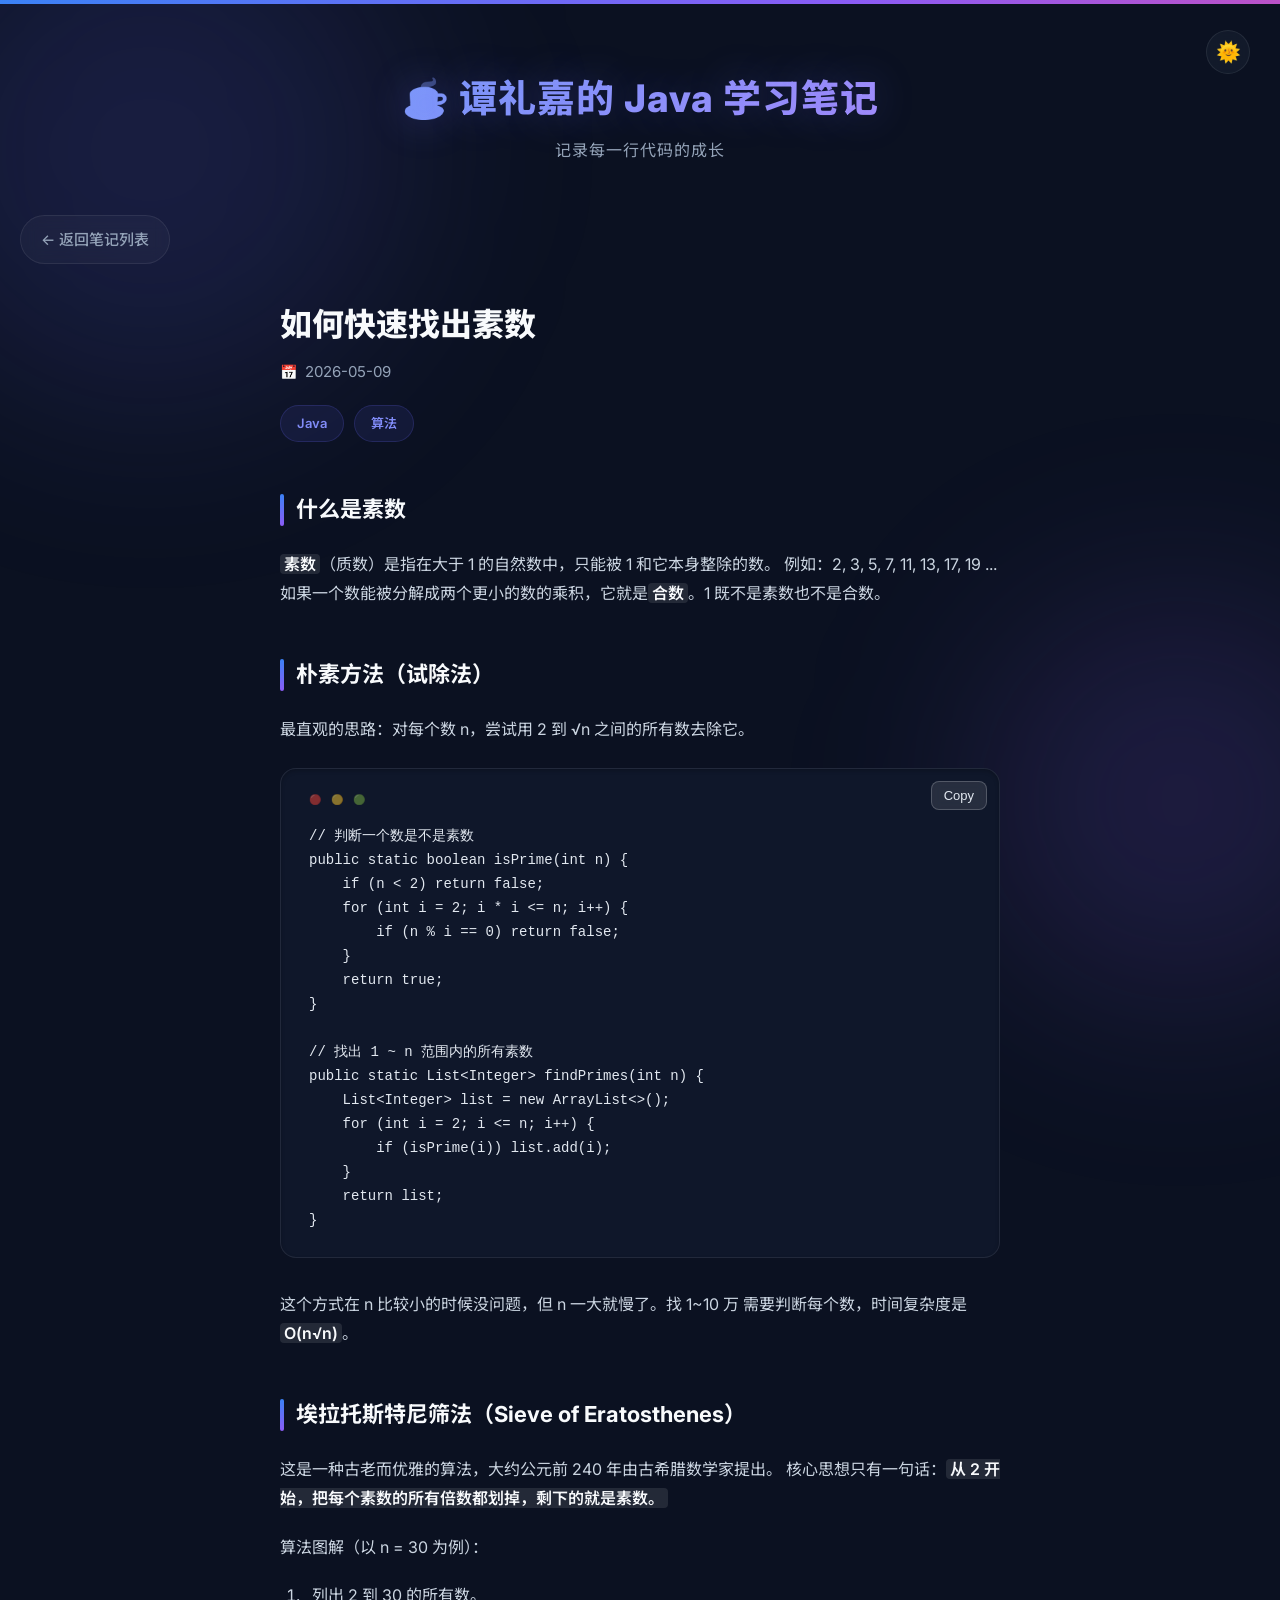
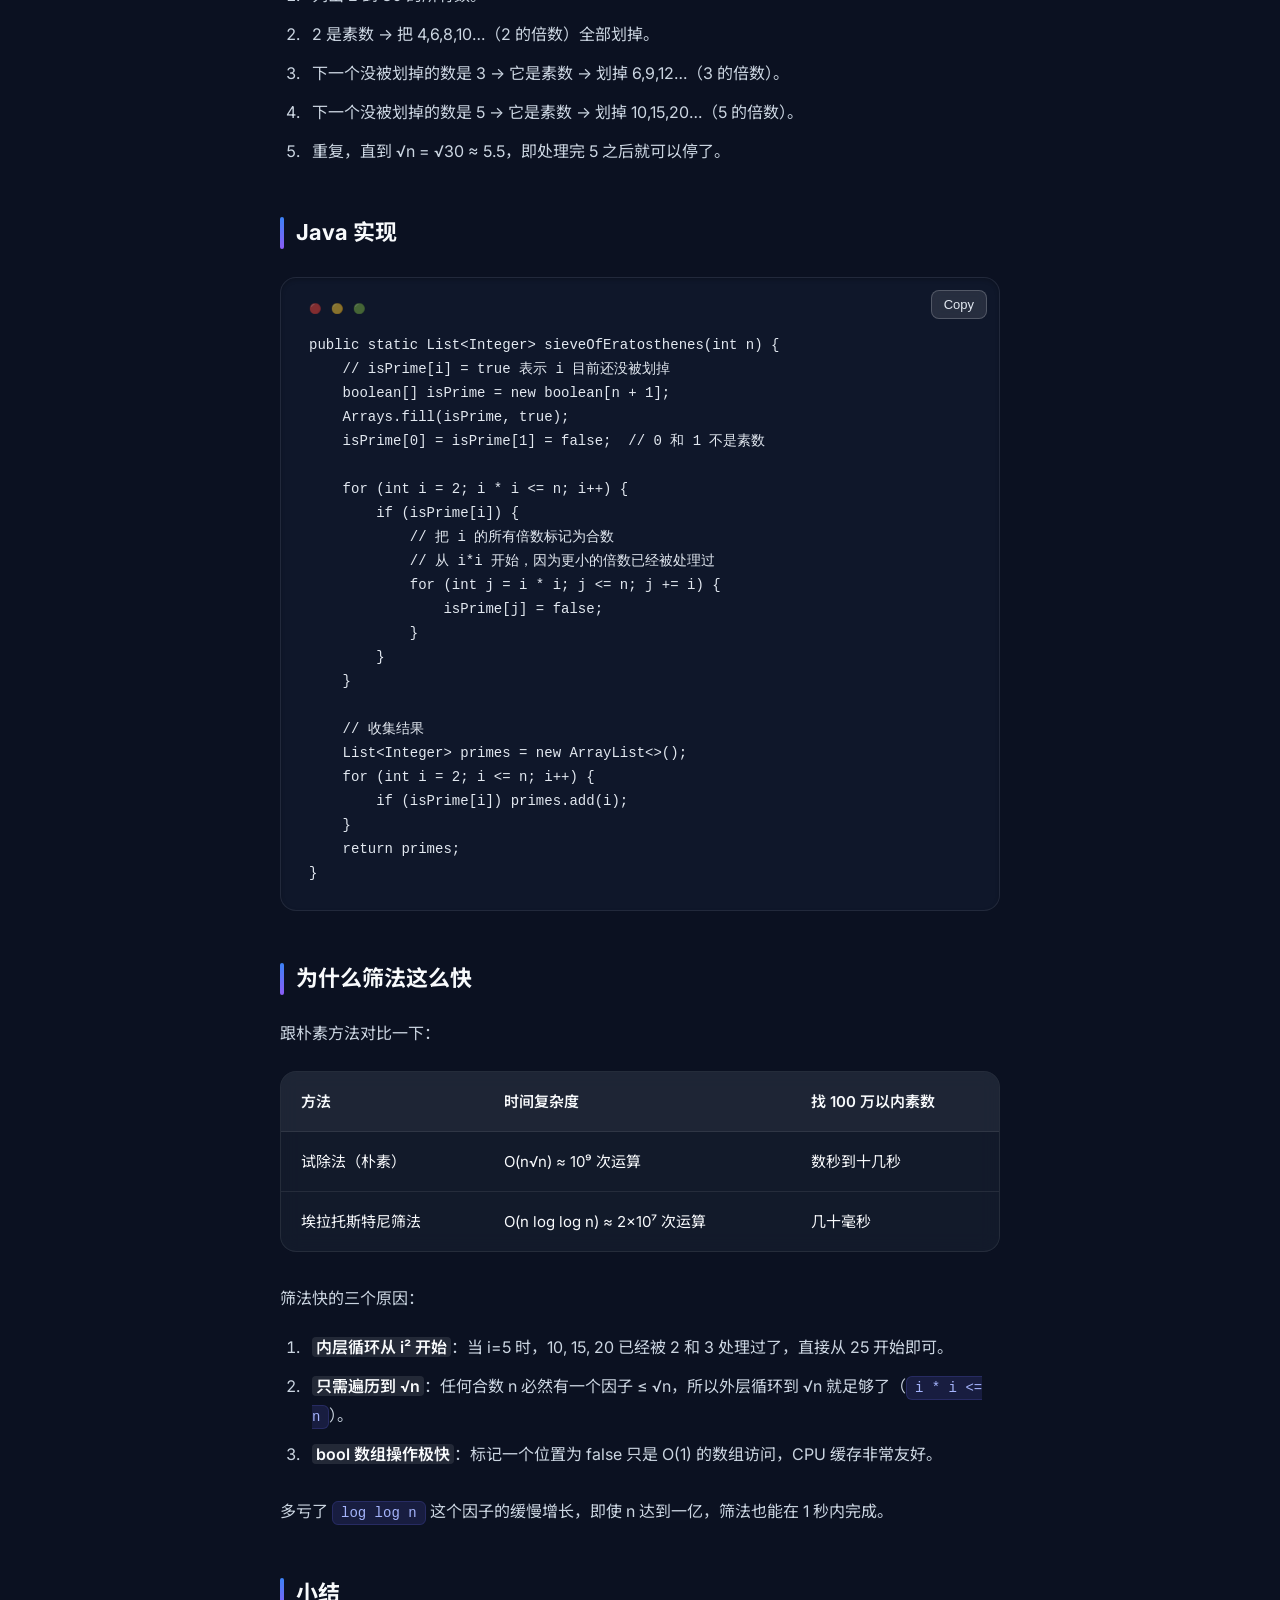
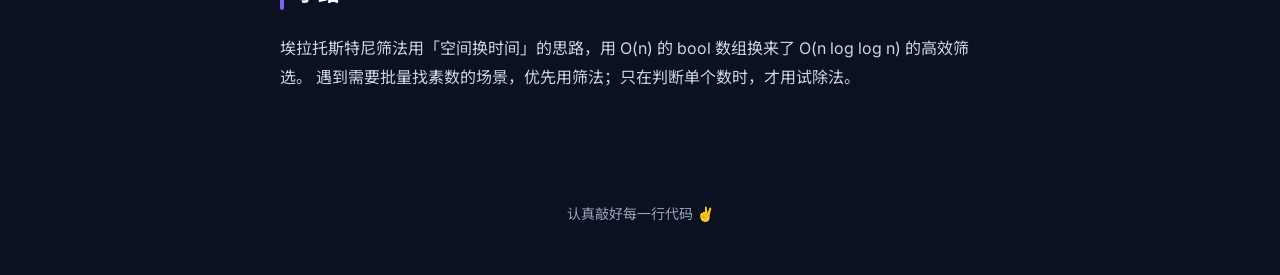
<file: notes/find-prime.html>
<!DOCTYPE html>
<html lang="zh-CN">
<head>
  <meta charset="UTF-8">
  <meta name="viewport" content="width=device-width, initial-scale=1.0">
  <title>如何快速找出素数 - Java 学习笔记</title>
  <link rel="stylesheet" href="../style.css">
</head>
<body>
  <button class="theme-toggle" id="theme-toggle" aria-label="Toggle Theme">🌞</button>
  <div class="top-bar"></div>
  <header>
    <h1>☕ 谭礼嘉的 Java 学习笔记</h1>
    <p class="subtitle">记录每一行代码的成长</p>
  </header>
  <a href="../index.html" class="back-link">← 返回笔记列表</a>

  <article>
    <h2>如何快速找出素数</h2>
    <p class="article-date">2026-05-09</p>
    <div class="article-tags">
      <span class="tag">Java</span>
      <span class="tag">算法</span>
    </div>

    <h3>什么是素数</h3>
    <p>
      <strong>素数</strong>（质数）是指在大于 1 的自然数中，只能被 1 和它本身整除的数。
      例如：2, 3, 5, 7, 11, 13, 17, 19 ...<br>
      如果一个数能被分解成两个更小的数的乘积，它就是<strong>合数</strong>。1 既不是素数也不是合数。
    </p>

    <h3>朴素方法（试除法）</h3>
    <p>最直观的思路：对每个数 n，尝试用 2 到 √n 之间的所有数去除它。</p>
    <pre><code>// 判断一个数是不是素数
public static boolean isPrime(int n) {
    if (n < 2) return false;
    for (int i = 2; i * i <= n; i++) {
        if (n % i == 0) return false;
    }
    return true;
}

// 找出 1 ~ n 范围内的所有素数
public static List&lt;Integer&gt; findPrimes(int n) {
    List&lt;Integer&gt; list = new ArrayList&lt;&gt;();
    for (int i = 2; i <= n; i++) {
        if (isPrime(i)) list.add(i);
    }
    return list;
}</code></pre>
    <p>这个方式在 n 比较小的时候没问题，但 n 一大就慢了。找 1~10 万 需要判断每个数，时间复杂度是 <strong>O(n√n)</strong>。</p>

    <h3>埃拉托斯特尼筛法（Sieve of Eratosthenes）</h3>
    <p>
      这是一种古老而优雅的算法，大约公元前 240 年由古希腊数学家提出。
      核心思想只有一句话：<strong>从 2 开始，把每个素数的所有倍数都划掉，剩下的就是素数。</strong>
    </p>

    <p>算法图解（以 n = 30 为例）：</p>
    <ol>
      <li>列出 2 到 30 的所有数。</li>
      <li>2 是素数 → 把 4,6,8,10…（2 的倍数）全部划掉。</li>
      <li>下一个没被划掉的数是 3 → 它是素数 → 划掉 6,9,12…（3 的倍数）。</li>
      <li>下一个没被划掉的数是 5 → 它是素数 → 划掉 10,15,20…（5 的倍数）。</li>
      <li>重复，直到 √n = √30 ≈ 5.5，即处理完 5 之后就可以停了。</li>
    </ol>

    <h3>Java 实现</h3>
    <pre><code>public static List&lt;Integer&gt; sieveOfEratosthenes(int n) {
    // isPrime[i] = true 表示 i 目前还没被划掉
    boolean[] isPrime = new boolean[n + 1];
    Arrays.fill(isPrime, true);
    isPrime[0] = isPrime[1] = false;  // 0 和 1 不是素数

    for (int i = 2; i * i <= n; i++) {
        if (isPrime[i]) {
            // 把 i 的所有倍数标记为合数
            // 从 i*i 开始，因为更小的倍数已经被处理过
            for (int j = i * i; j <= n; j += i) {
                isPrime[j] = false;
            }
        }
    }

    // 收集结果
    List&lt;Integer&gt; primes = new ArrayList&lt;&gt;();
    for (int i = 2; i <= n; i++) {
        if (isPrime[i]) primes.add(i);
    }
    return primes;
}</code></pre>

    <h3>为什么筛法这么快</h3>
    <p>跟朴素方法对比一下：</p>
    <table class="compare-table">
      <tr><th>方法</th><th>时间复杂度</th><th>找 100 万以内素数</th></tr>
      <tr><td>试除法（朴素）</td><td>O(n√n) ≈ 10⁹ 次运算</td><td>数秒到十几秒</td></tr>
      <tr><td>埃拉托斯特尼筛法</td><td>O(n log log n) ≈ 2×10⁷ 次运算</td><td>几十毫秒</td></tr>
    </table>

    <p>筛法快的三个原因：</p>
    <ol>
      <li><strong>内层循环从 i² 开始</strong>：当 i=5 时，10, 15, 20 已经被 2 和 3 处理过了，直接从 25 开始即可。</li>
      <li><strong>只需遍历到 √n</strong>：任何合数 n 必然有一个因子 ≤ √n，所以外层循环到 √n 就足够了（<code>i * i &lt;= n</code>）。</li>
      <li><strong>bool 数组操作极快</strong>：标记一个位置为 false 只是 O(1) 的数组访问，CPU 缓存非常友好。</li>
    </ol>

    <p>多亏了 <code>log log n</code> 这个因子的缓慢增长，即使 n 达到一亿，筛法也能在 1 秒内完成。</p>

    <h3>小结</h3>
    <p>
      埃拉托斯特尼筛法用「空间换时间」的思路，用 O(n) 的 bool 数组换来了 O(n log log n) 的高效筛选。
      遇到需要批量找素数的场景，优先用筛法；只在判断单个数时，才用试除法。
    </p>
  </article>

  <footer>
    <p>认真敲好每一行代码 ✌️</p>
  </footer>
  <button class="back-to-top" id="back-to-top" aria-label="Back to Top">⬆</button>
  <script src="notes.js"></script>
</body>
</html>
</file>
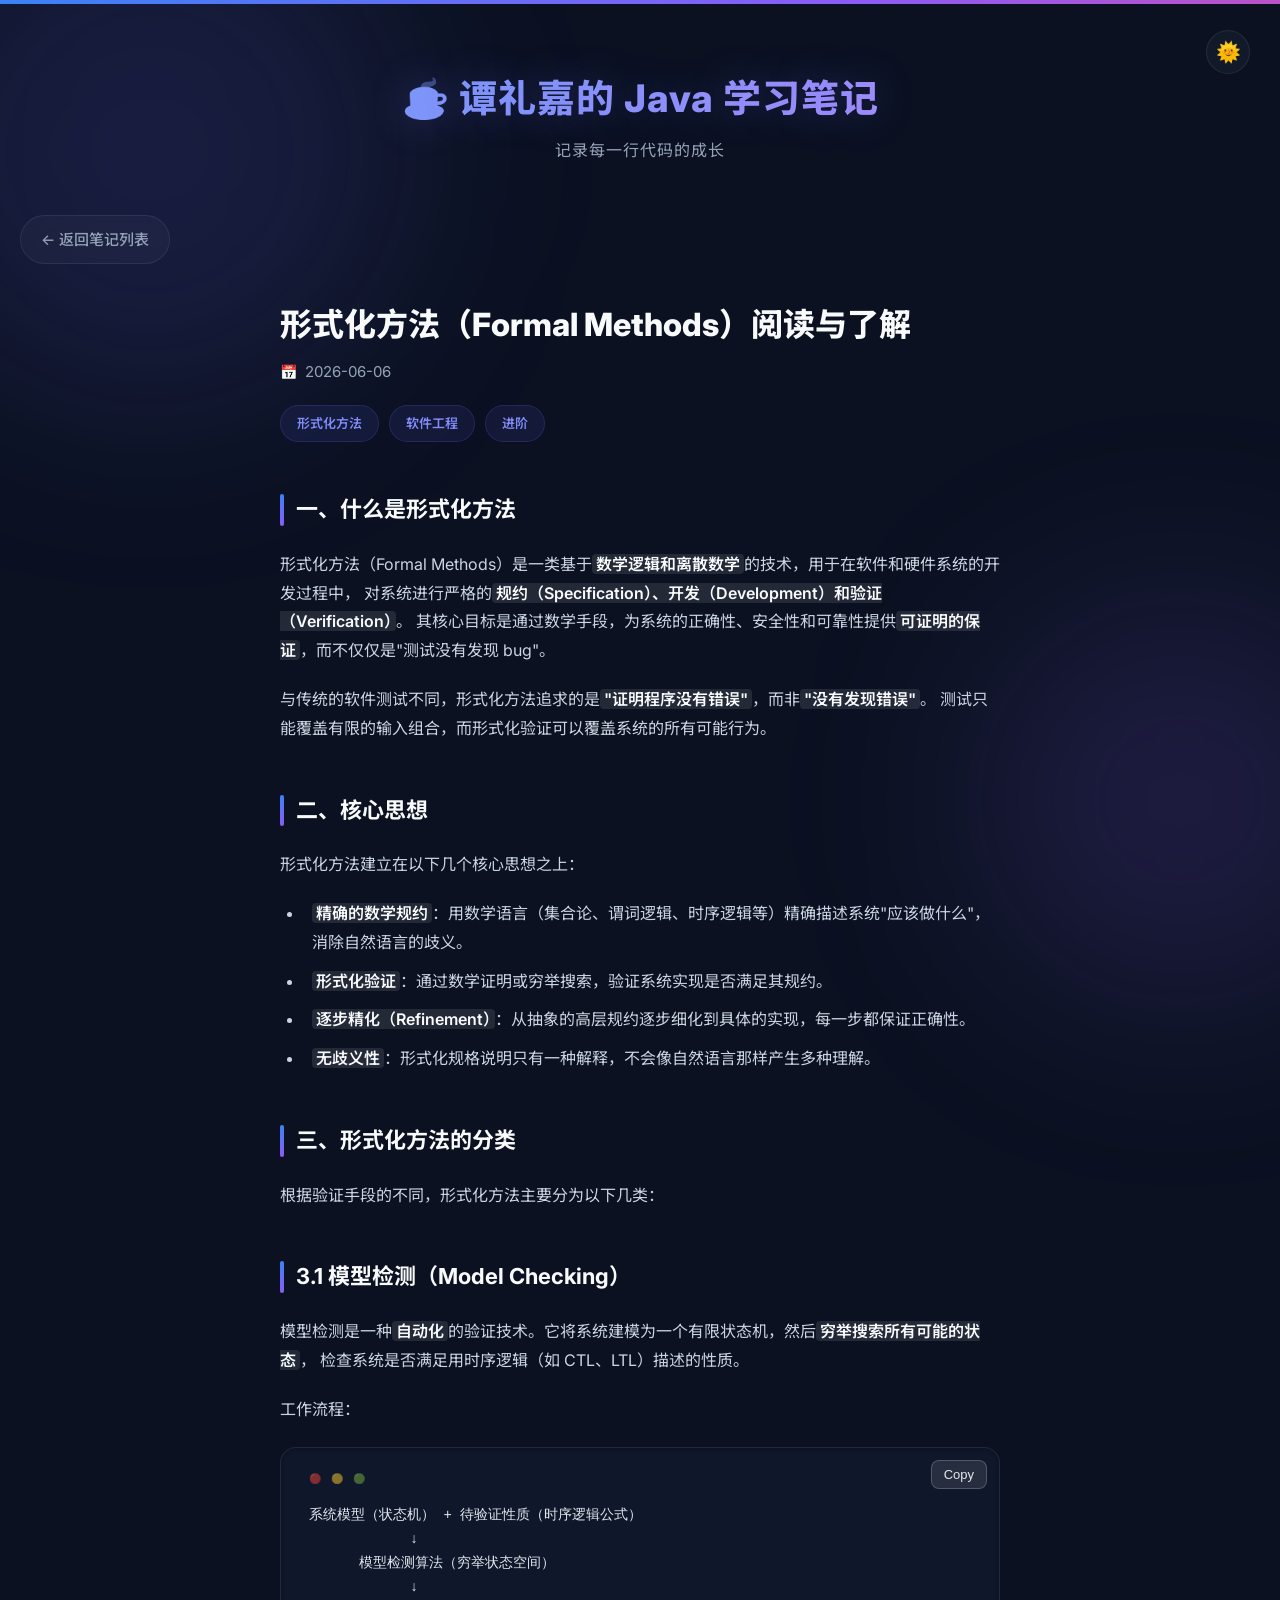
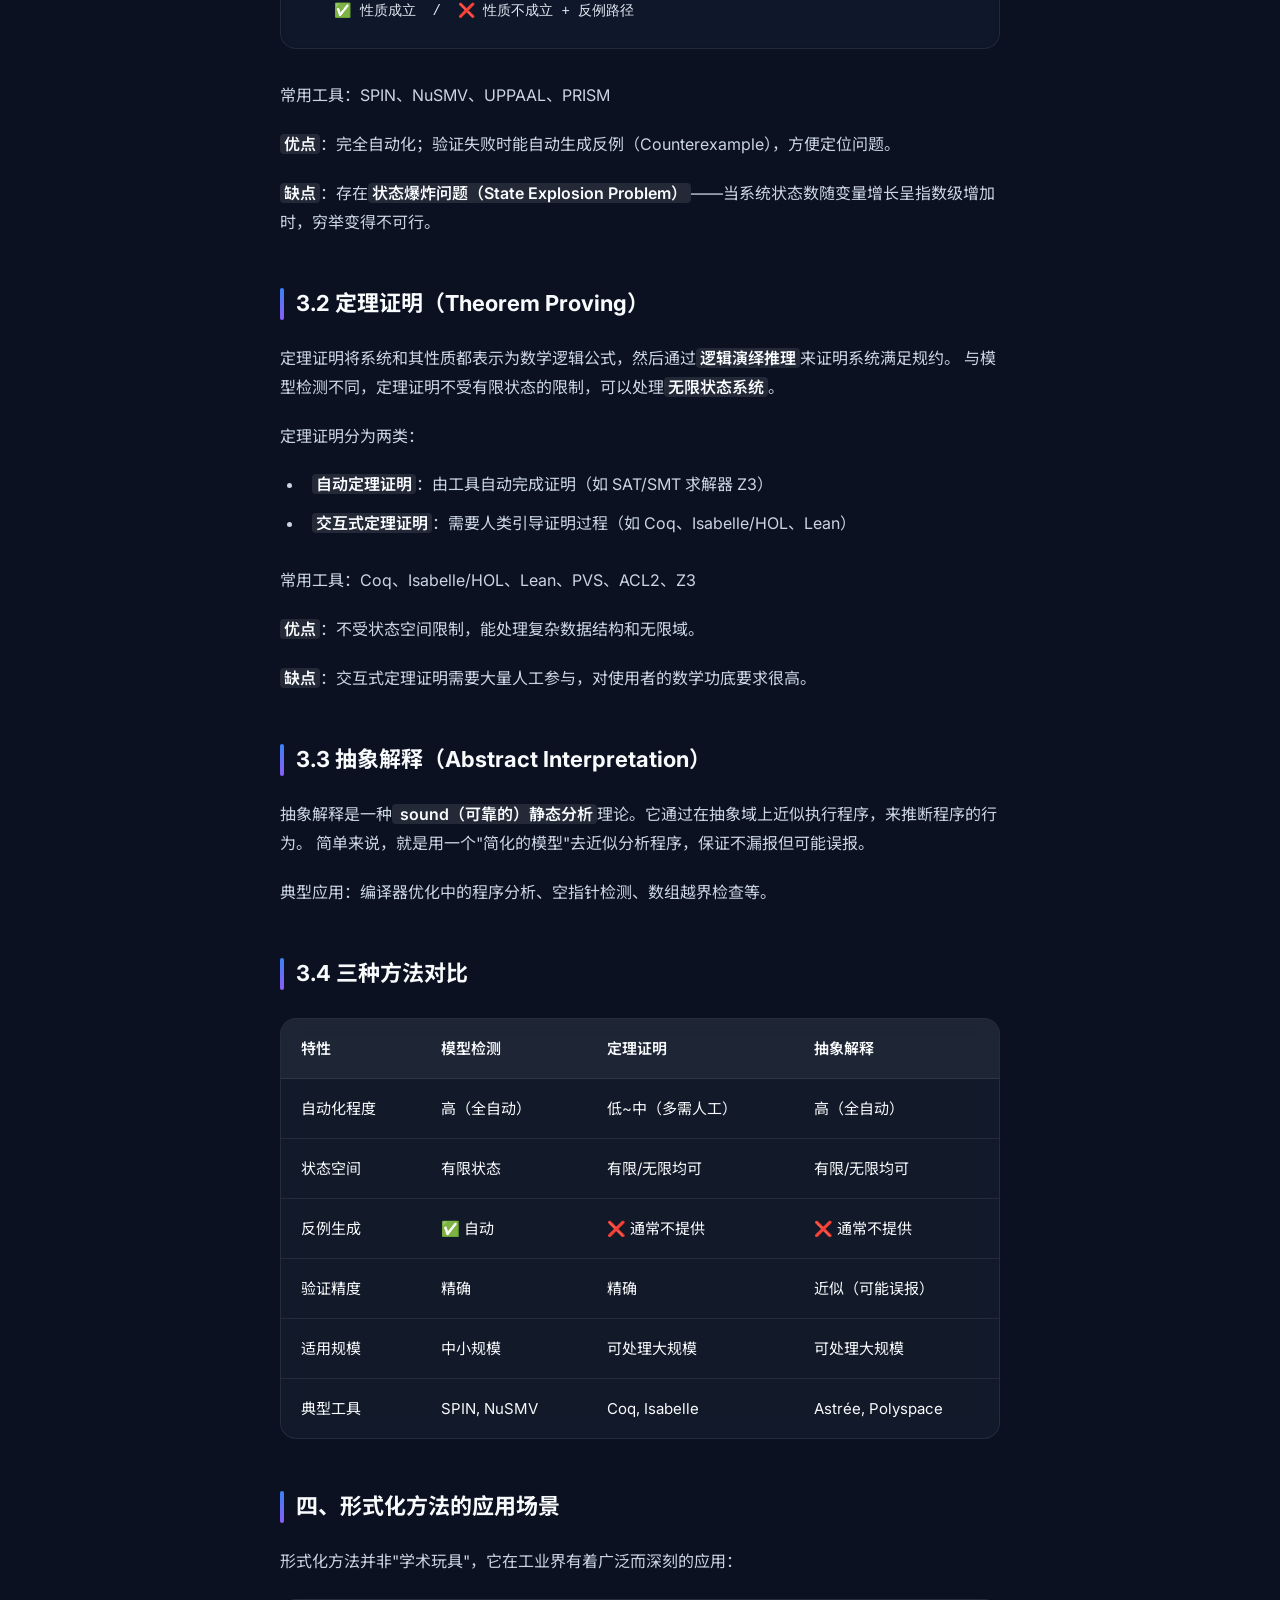
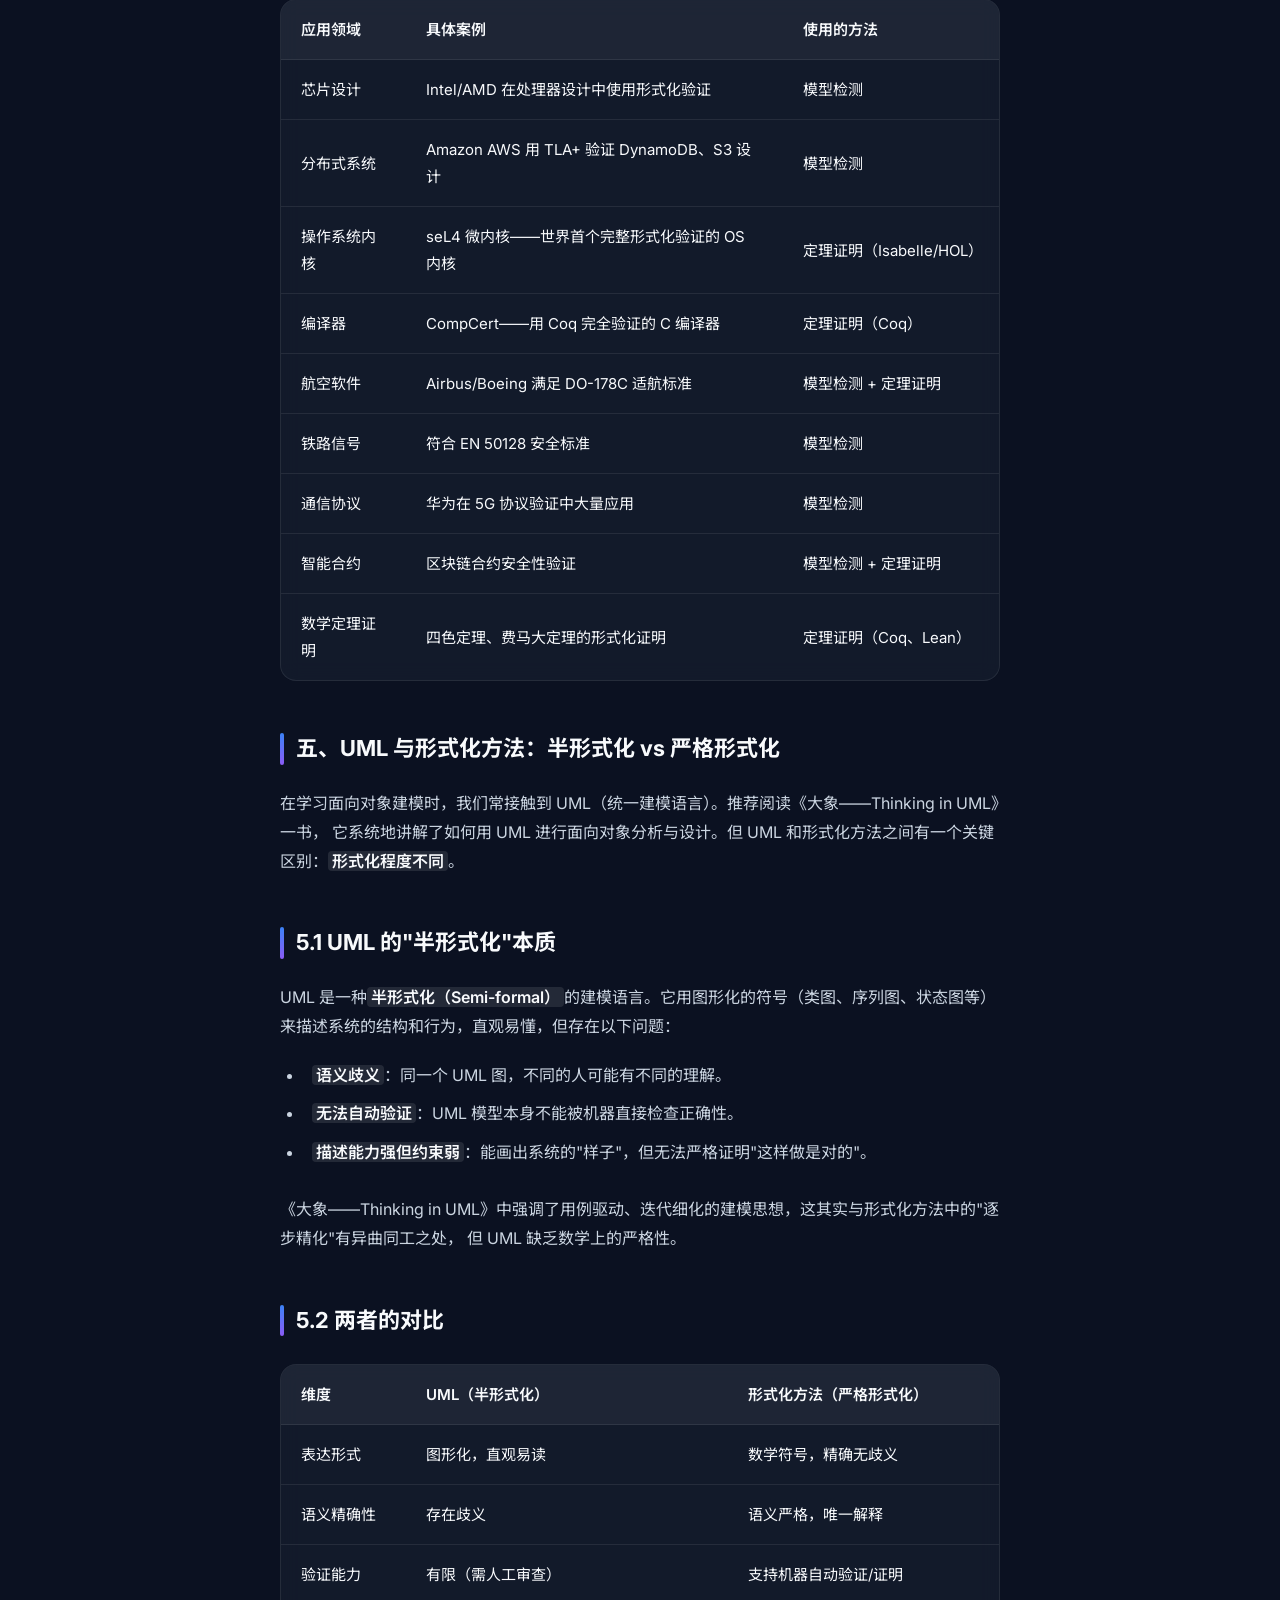
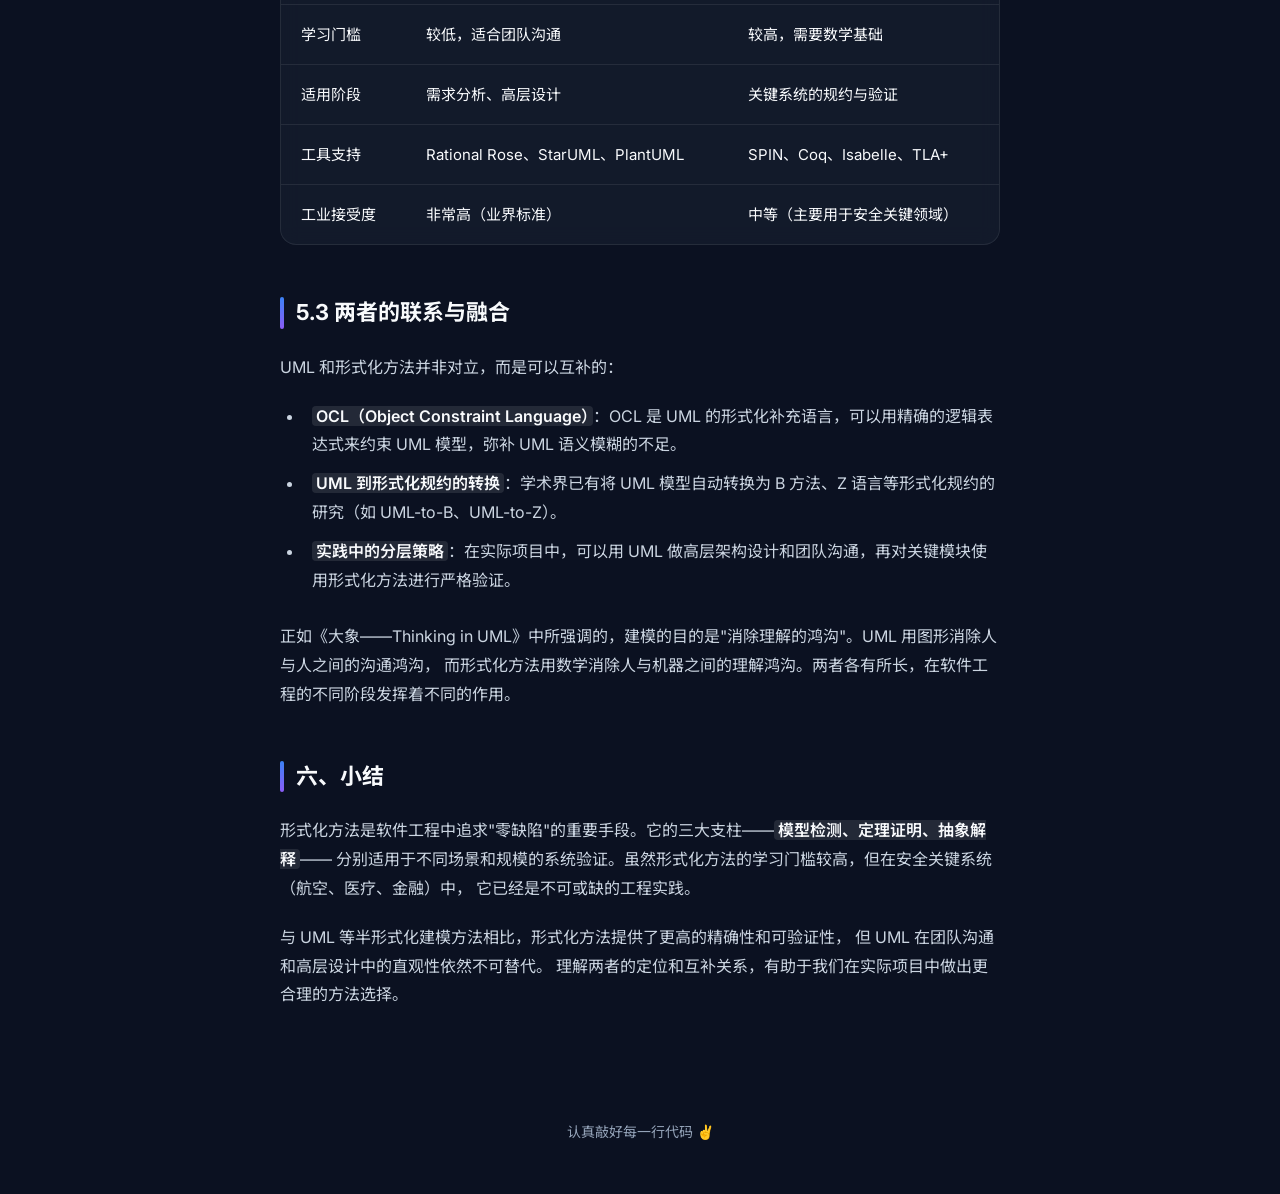
<file: notes/formal-methods.html>
<!DOCTYPE html>
<html lang="zh-CN">
<head>
  <meta charset="UTF-8">
  <meta name="viewport" content="width=device-width, initial-scale=1.0">
  <title>形式化方法（Formal Methods）阅读与了解 - Java 学习笔记</title>
  <link rel="stylesheet" href="../style.css">
</head>
<body>
  <button class="theme-toggle" id="theme-toggle" aria-label="Toggle Theme">🌞</button>
  <div class="top-bar"></div>
  <header>
    <h1>☕ 谭礼嘉的 Java 学习笔记</h1>
    <p class="subtitle">记录每一行代码的成长</p>
  </header>
  <a href="../index.html" class="back-link">← 返回笔记列表</a>

  <article>
    <h2>形式化方法（Formal Methods）阅读与了解</h2>
    <p class="article-date">2026-06-06</p>
    <div class="article-tags">
      <span class="tag">形式化方法</span>
      <span class="tag">软件工程</span>
      <span class="tag">进阶</span>
    </div>

    <h3>一、什么是形式化方法</h3>
    <p>
      形式化方法（Formal Methods）是一类基于<strong>数学逻辑和离散数学</strong>的技术，用于在软件和硬件系统的开发过程中，
      对系统进行严格的<strong>规约（Specification）、开发（Development）和验证（Verification）</strong>。
      其核心目标是通过数学手段，为系统的正确性、安全性和可靠性提供<strong>可证明的保证</strong>，而不仅仅是"测试没有发现 bug"。
    </p>
    <p>
      与传统的软件测试不同，形式化方法追求的是<strong>"证明程序没有错误"</strong>，而非<strong>"没有发现错误"</strong>。
      测试只能覆盖有限的输入组合，而形式化验证可以覆盖系统的所有可能行为。
    </p>

    <h3>二、核心思想</h3>
    <p>形式化方法建立在以下几个核心思想之上：</p>
    <ul>
      <li><strong>精确的数学规约</strong>：用数学语言（集合论、谓词逻辑、时序逻辑等）精确描述系统"应该做什么"，消除自然语言的歧义。</li>
      <li><strong>形式化验证</strong>：通过数学证明或穷举搜索，验证系统实现是否满足其规约。</li>
      <li><strong>逐步精化（Refinement）</strong>：从抽象的高层规约逐步细化到具体的实现，每一步都保证正确性。</li>
      <li><strong>无歧义性</strong>：形式化规格说明只有一种解释，不会像自然语言那样产生多种理解。</li>
    </ul>

    <h3>三、形式化方法的分类</h3>
    <p>根据验证手段的不同，形式化方法主要分为以下几类：</p>

    <h3>3.1 模型检测（Model Checking）</h3>
    <p>
      模型检测是一种<strong>自动化</strong>的验证技术。它将系统建模为一个有限状态机，然后<strong>穷举搜索所有可能的状态</strong>，
      检查系统是否满足用时序逻辑（如 CTL、LTL）描述的性质。
    </p>
    <p>工作流程：</p>
    <pre><code>系统模型（状态机） + 待验证性质（时序逻辑公式）
            ↓
      模型检测算法（穷举状态空间）
            ↓
   ✅ 性质成立  /  ❌ 性质不成立 + 反例路径</code></pre>
    <p>常用工具：SPIN、NuSMV、UPPAAL、PRISM</p>
    <p><strong>优点</strong>：完全自动化；验证失败时能自动生成反例（Counterexample），方便定位问题。</p>
    <p><strong>缺点</strong>：存在<strong>状态爆炸问题（State Explosion Problem）</strong>——当系统状态数随变量增长呈指数级增加时，穷举变得不可行。</p>

    <h3>3.2 定理证明（Theorem Proving）</h3>
    <p>
      定理证明将系统和其性质都表示为数学逻辑公式，然后通过<strong>逻辑演绎推理</strong>来证明系统满足规约。
      与模型检测不同，定理证明不受有限状态的限制，可以处理<strong>无限状态系统</strong>。
    </p>
    <p>定理证明分为两类：</p>
    <ul>
      <li><strong>自动定理证明</strong>：由工具自动完成证明（如 SAT/SMT 求解器 Z3）</li>
      <li><strong>交互式定理证明</strong>：需要人类引导证明过程（如 Coq、Isabelle/HOL、Lean）</li>
    </ul>
    <p>常用工具：Coq、Isabelle/HOL、Lean、PVS、ACL2、Z3</p>
    <p><strong>优点</strong>：不受状态空间限制，能处理复杂数据结构和无限域。</p>
    <p><strong>缺点</strong>：交互式定理证明需要大量人工参与，对使用者的数学功底要求很高。</p>

    <h3>3.3 抽象解释（Abstract Interpretation）</h3>
    <p>
      抽象解释是一种<strong> sound（可靠的）静态分析</strong>理论。它通过在抽象域上近似执行程序，来推断程序的行为。
      简单来说，就是用一个"简化的模型"去近似分析程序，保证不漏报但可能误报。
    </p>
    <p>典型应用：编译器优化中的程序分析、空指针检测、数组越界检查等。</p>

    <h3>3.4 三种方法对比</h3>
    <table class="compare-table">
      <tr><th>特性</th><th>模型检测</th><th>定理证明</th><th>抽象解释</th></tr>
      <tr><td>自动化程度</td><td>高（全自动）</td><td>低~中（多需人工）</td><td>高（全自动）</td></tr>
      <tr><td>状态空间</td><td>有限状态</td><td>有限/无限均可</td><td>有限/无限均可</td></tr>
      <tr><td>反例生成</td><td>✅ 自动</td><td>❌ 通常不提供</td><td>❌ 通常不提供</td></tr>
      <tr><td>验证精度</td><td>精确</td><td>精确</td><td>近似（可能误报）</td></tr>
      <tr><td>适用规模</td><td>中小规模</td><td>可处理大规模</td><td>可处理大规模</td></tr>
      <tr><td>典型工具</td><td>SPIN, NuSMV</td><td>Coq, Isabelle</td><td>Astrée, Polyspace</td></tr>
    </table>

    <h3>四、形式化方法的应用场景</h3>
    <p>形式化方法并非"学术玩具"，它在工业界有着广泛而深刻的应用：</p>
    <table class="compare-table">
      <tr><th>应用领域</th><th>具体案例</th><th>使用的方法</th></tr>
      <tr><td>芯片设计</td><td>Intel/AMD 在处理器设计中使用形式化验证</td><td>模型检测</td></tr>
      <tr><td>分布式系统</td><td>Amazon AWS 用 TLA+ 验证 DynamoDB、S3 设计</td><td>模型检测</td></tr>
      <tr><td>操作系统内核</td><td>seL4 微内核——世界首个完整形式化验证的 OS 内核</td><td>定理证明（Isabelle/HOL）</td></tr>
      <tr><td>编译器</td><td>CompCert——用 Coq 完全验证的 C 编译器</td><td>定理证明（Coq）</td></tr>
      <tr><td>航空软件</td><td>Airbus/Boeing 满足 DO-178C 适航标准</td><td>模型检测 + 定理证明</td></tr>
      <tr><td>铁路信号</td><td>符合 EN 50128 安全标准</td><td>模型检测</td></tr>
      <tr><td>通信协议</td><td>华为在 5G 协议验证中大量应用</td><td>模型检测</td></tr>
      <tr><td>智能合约</td><td>区块链合约安全性验证</td><td>模型检测 + 定理证明</td></tr>
      <tr><td>数学定理证明</td><td>四色定理、费马大定理的形式化证明</td><td>定理证明（Coq、Lean）</td></tr>
    </table>

    <h3>五、UML 与形式化方法：半形式化 vs 严格形式化</h3>
    <p>
      在学习面向对象建模时，我们常接触到 UML（统一建模语言）。推荐阅读《大象——Thinking in UML》一书，
      它系统地讲解了如何用 UML 进行面向对象分析与设计。但 UML 和形式化方法之间有一个关键区别：<strong>形式化程度不同</strong>。
    </p>

    <h3>5.1 UML 的"半形式化"本质</h3>
    <p>
      UML 是一种<strong>半形式化（Semi-formal）</strong>的建模语言。它用图形化的符号（类图、序列图、状态图等）
      来描述系统的结构和行为，直观易懂，但存在以下问题：
    </p>
    <ul>
      <li><strong>语义歧义</strong>：同一个 UML 图，不同的人可能有不同的理解。</li>
      <li><strong>无法自动验证</strong>：UML 模型本身不能被机器直接检查正确性。</li>
      <li><strong>描述能力强但约束弱</strong>：能画出系统的"样子"，但无法严格证明"这样做是对的"。</li>
    </ul>
    <p>
      《大象——Thinking in UML》中强调了用例驱动、迭代细化的建模思想，这其实与形式化方法中的"逐步精化"有异曲同工之处，
      但 UML 缺乏数学上的严格性。
    </p>

    <h3>5.2 两者的对比</h3>
    <table class="compare-table">
      <tr><th>维度</th><th>UML（半形式化）</th><th>形式化方法（严格形式化）</th></tr>
      <tr><td>表达形式</td><td>图形化，直观易读</td><td>数学符号，精确无歧义</td></tr>
      <tr><td>语义精确性</td><td>存在歧义</td><td>语义严格，唯一解释</td></tr>
      <tr><td>验证能力</td><td>有限（需人工审查）</td><td>支持机器自动验证/证明</td></tr>
      <tr><td>学习门槛</td><td>较低，适合团队沟通</td><td>较高，需要数学基础</td></tr>
      <tr><td>适用阶段</td><td>需求分析、高层设计</td><td>关键系统的规约与验证</td></tr>
      <tr><td>工具支持</td><td>Rational Rose、StarUML、PlantUML</td><td>SPIN、Coq、Isabelle、TLA+</td></tr>
      <tr><td>工业接受度</td><td>非常高（业界标准）</td><td>中等（主要用于安全关键领域）</td></tr>
    </table>

    <h3>5.3 两者的联系与融合</h3>
    <p>UML 和形式化方法并非对立，而是可以互补的：</p>
    <ul>
      <li><strong>OCL（Object Constraint Language）</strong>：OCL 是 UML 的形式化补充语言，可以用精确的逻辑表达式来约束 UML 模型，弥补 UML 语义模糊的不足。</li>
      <li><strong>UML 到形式化规约的转换</strong>：学术界已有将 UML 模型自动转换为 B 方法、Z 语言等形式化规约的研究（如 UML-to-B、UML-to-Z）。</li>
      <li><strong>实践中的分层策略</strong>：在实际项目中，可以用 UML 做高层架构设计和团队沟通，再对关键模块使用形式化方法进行严格验证。</li>
    </ul>
    <p>
      正如《大象——Thinking in UML》中所强调的，建模的目的是"消除理解的鸿沟"。UML 用图形消除人与人之间的沟通鸿沟，
      而形式化方法用数学消除人与机器之间的理解鸿沟。两者各有所长，在软件工程的不同阶段发挥着不同的作用。
    </p>

    <h3>六、小结</h3>
    <p>
      形式化方法是软件工程中追求"零缺陷"的重要手段。它的三大支柱——<strong>模型检测、定理证明、抽象解释</strong>——
      分别适用于不同场景和规模的系统验证。虽然形式化方法的学习门槛较高，但在安全关键系统（航空、医疗、金融）中，
      它已经是不可或缺的工程实践。
    </p>
    <p>
      与 UML 等半形式化建模方法相比，形式化方法提供了更高的精确性和可验证性，
      但 UML 在团队沟通和高层设计中的直观性依然不可替代。
      理解两者的定位和互补关系，有助于我们在实际项目中做出更合理的方法选择。
    </p>
  </article>

  <footer>
    <p>认真敲好每一行代码 ✌️</p>
  </footer>
  <button class="back-to-top" id="back-to-top" aria-label="Back to Top">⬆</button>
  <script src="notes.js"></script>
</body>
</html>
</file>
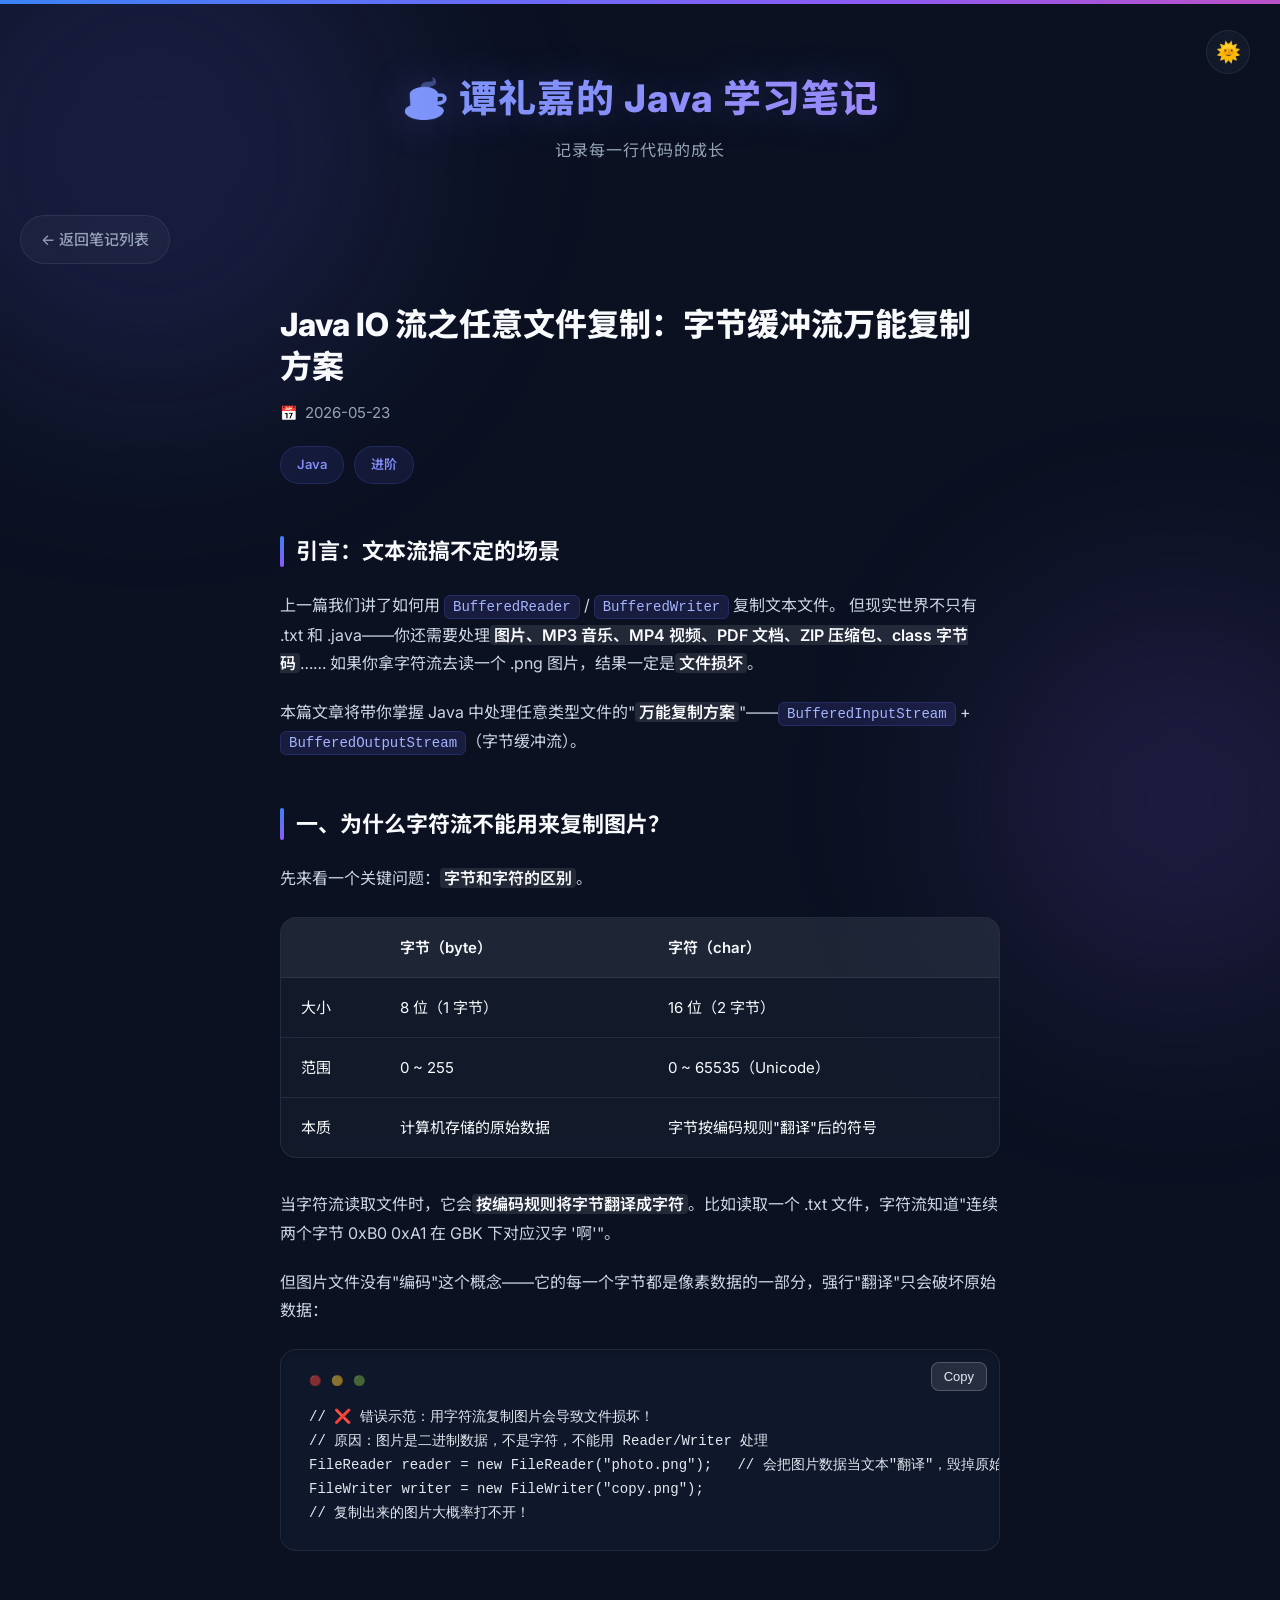
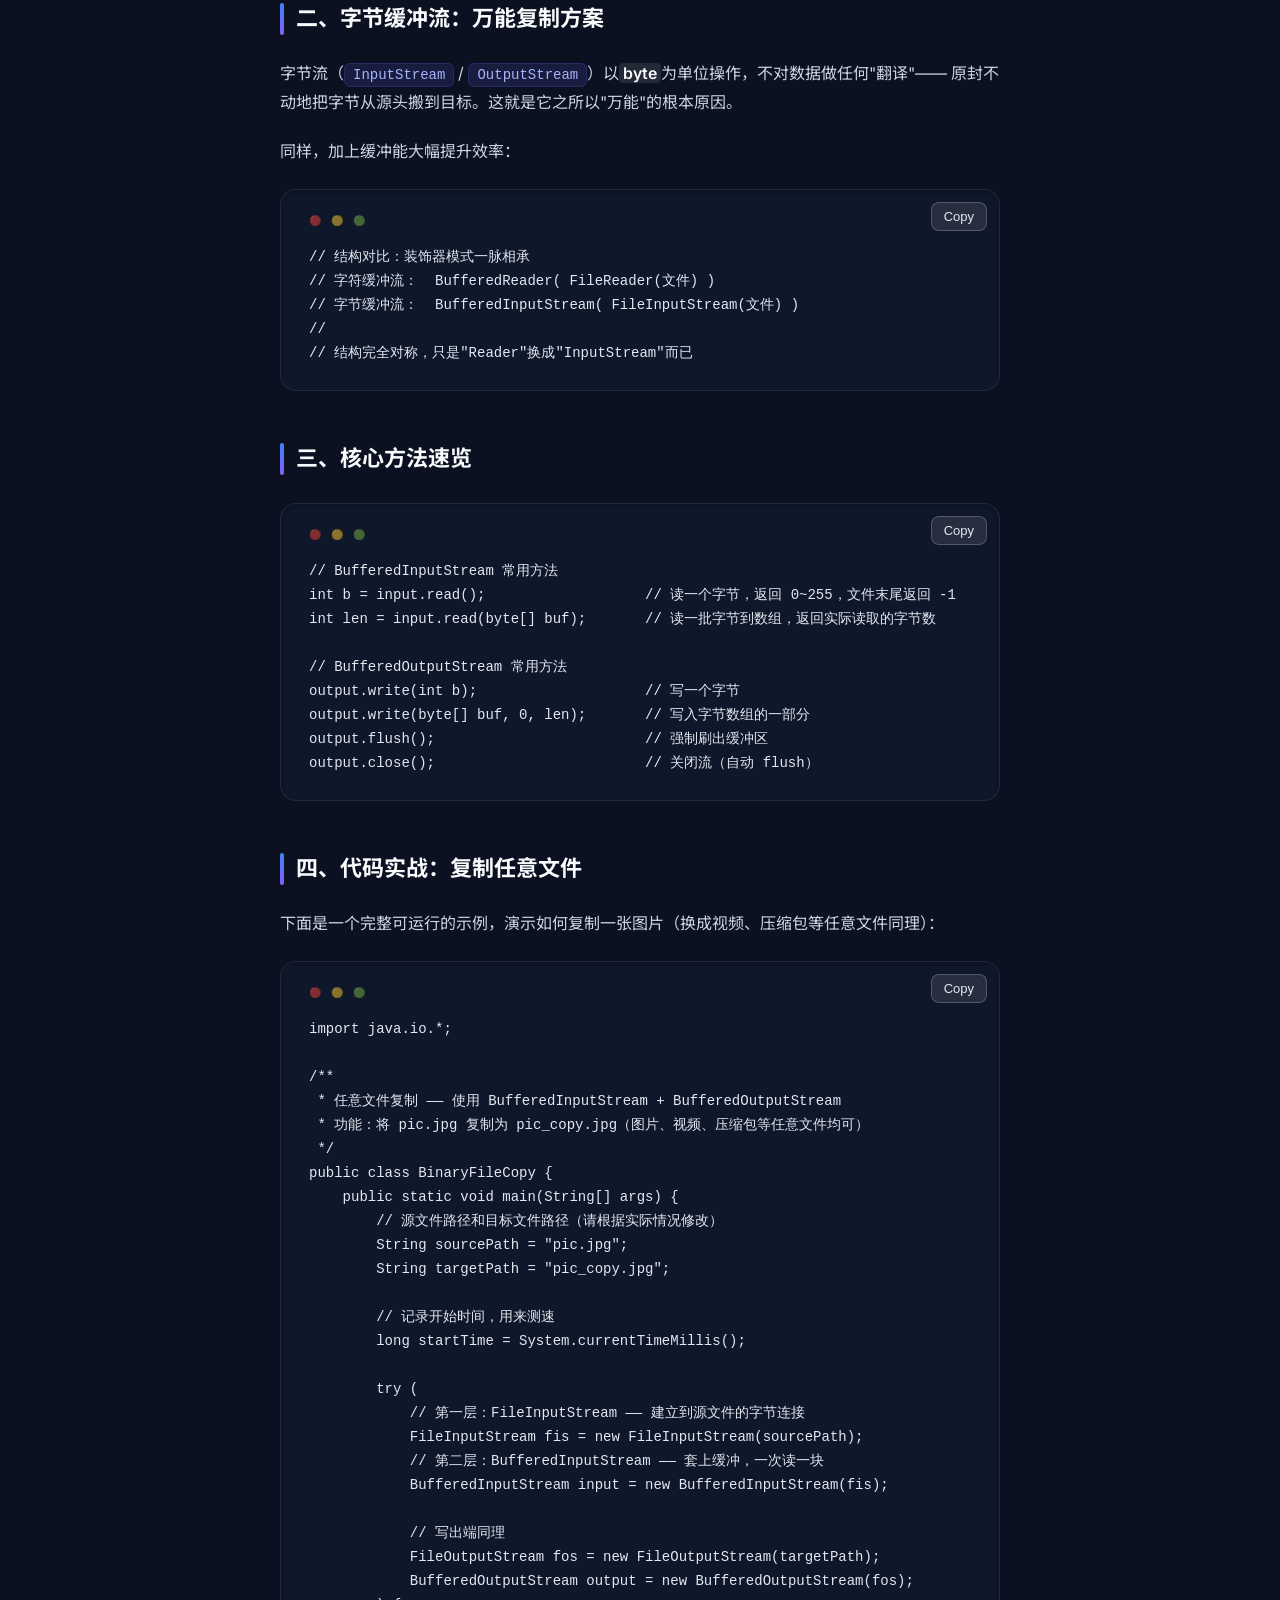
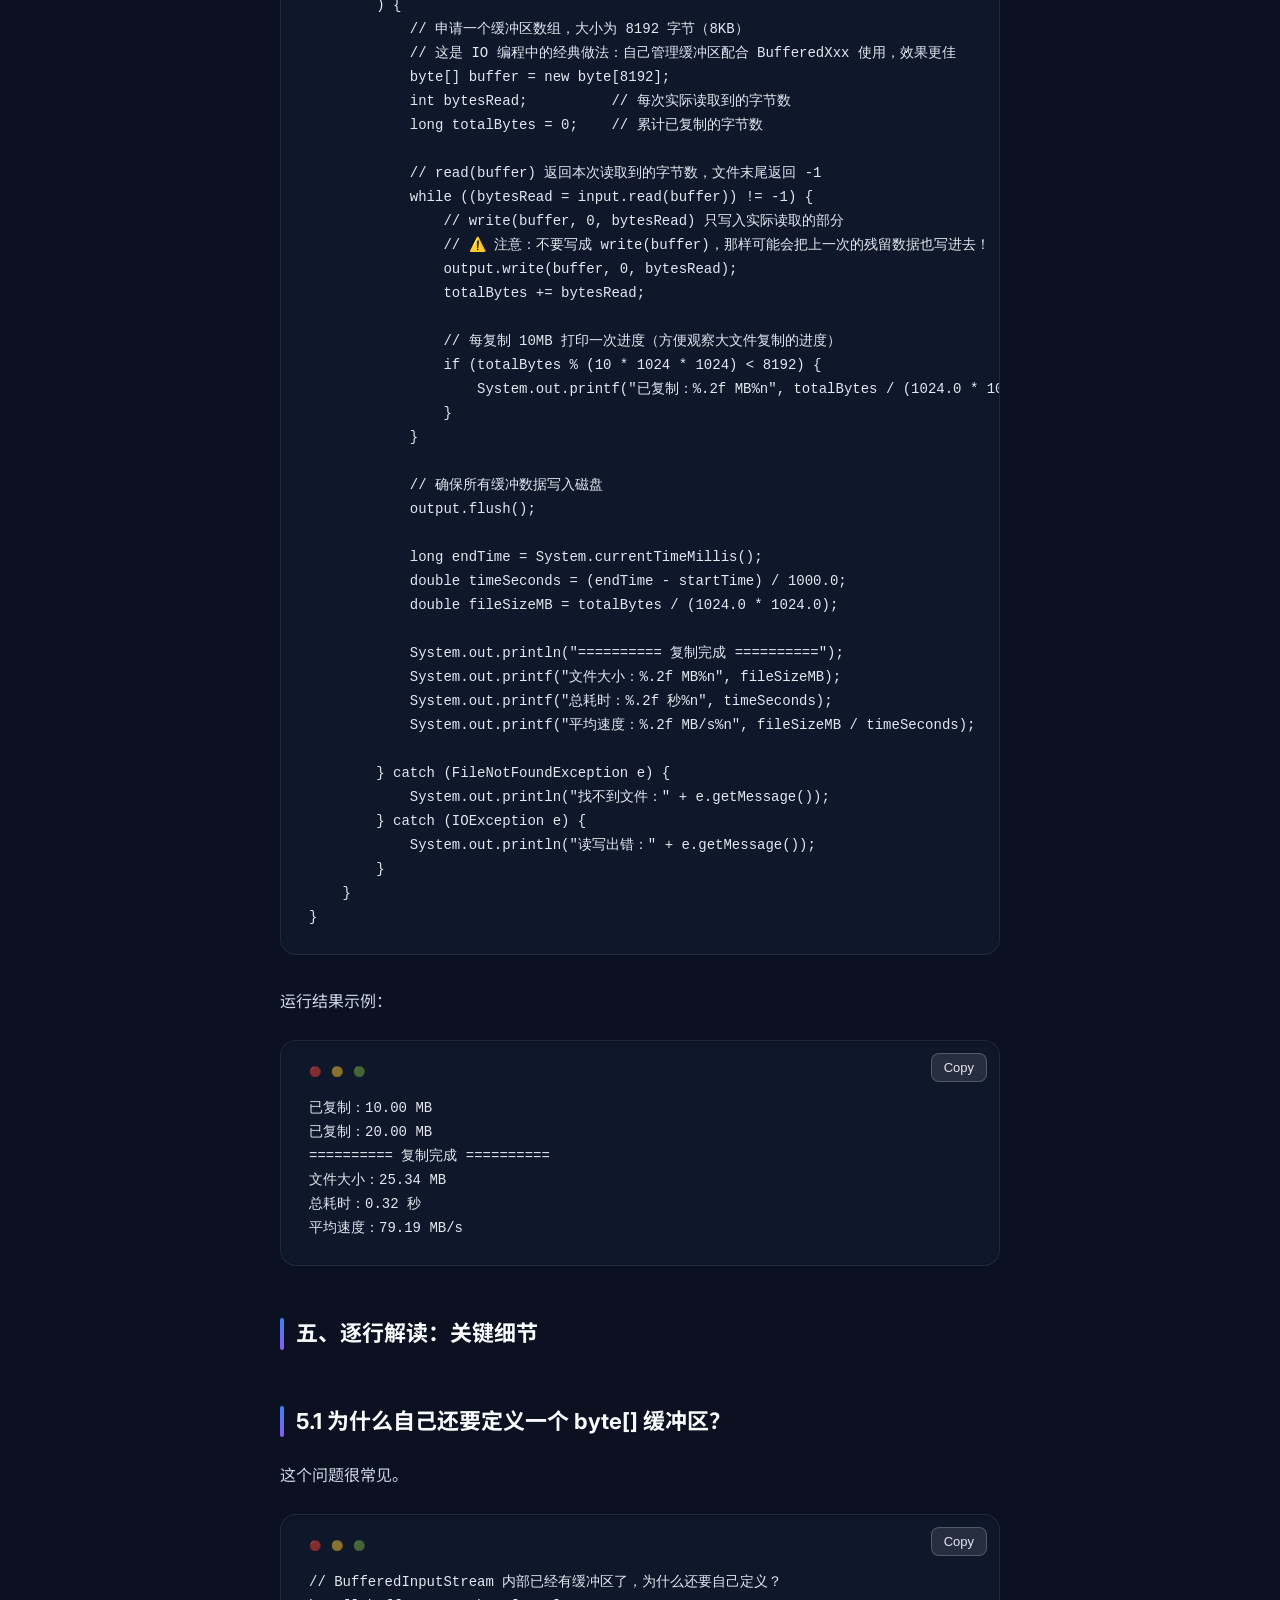
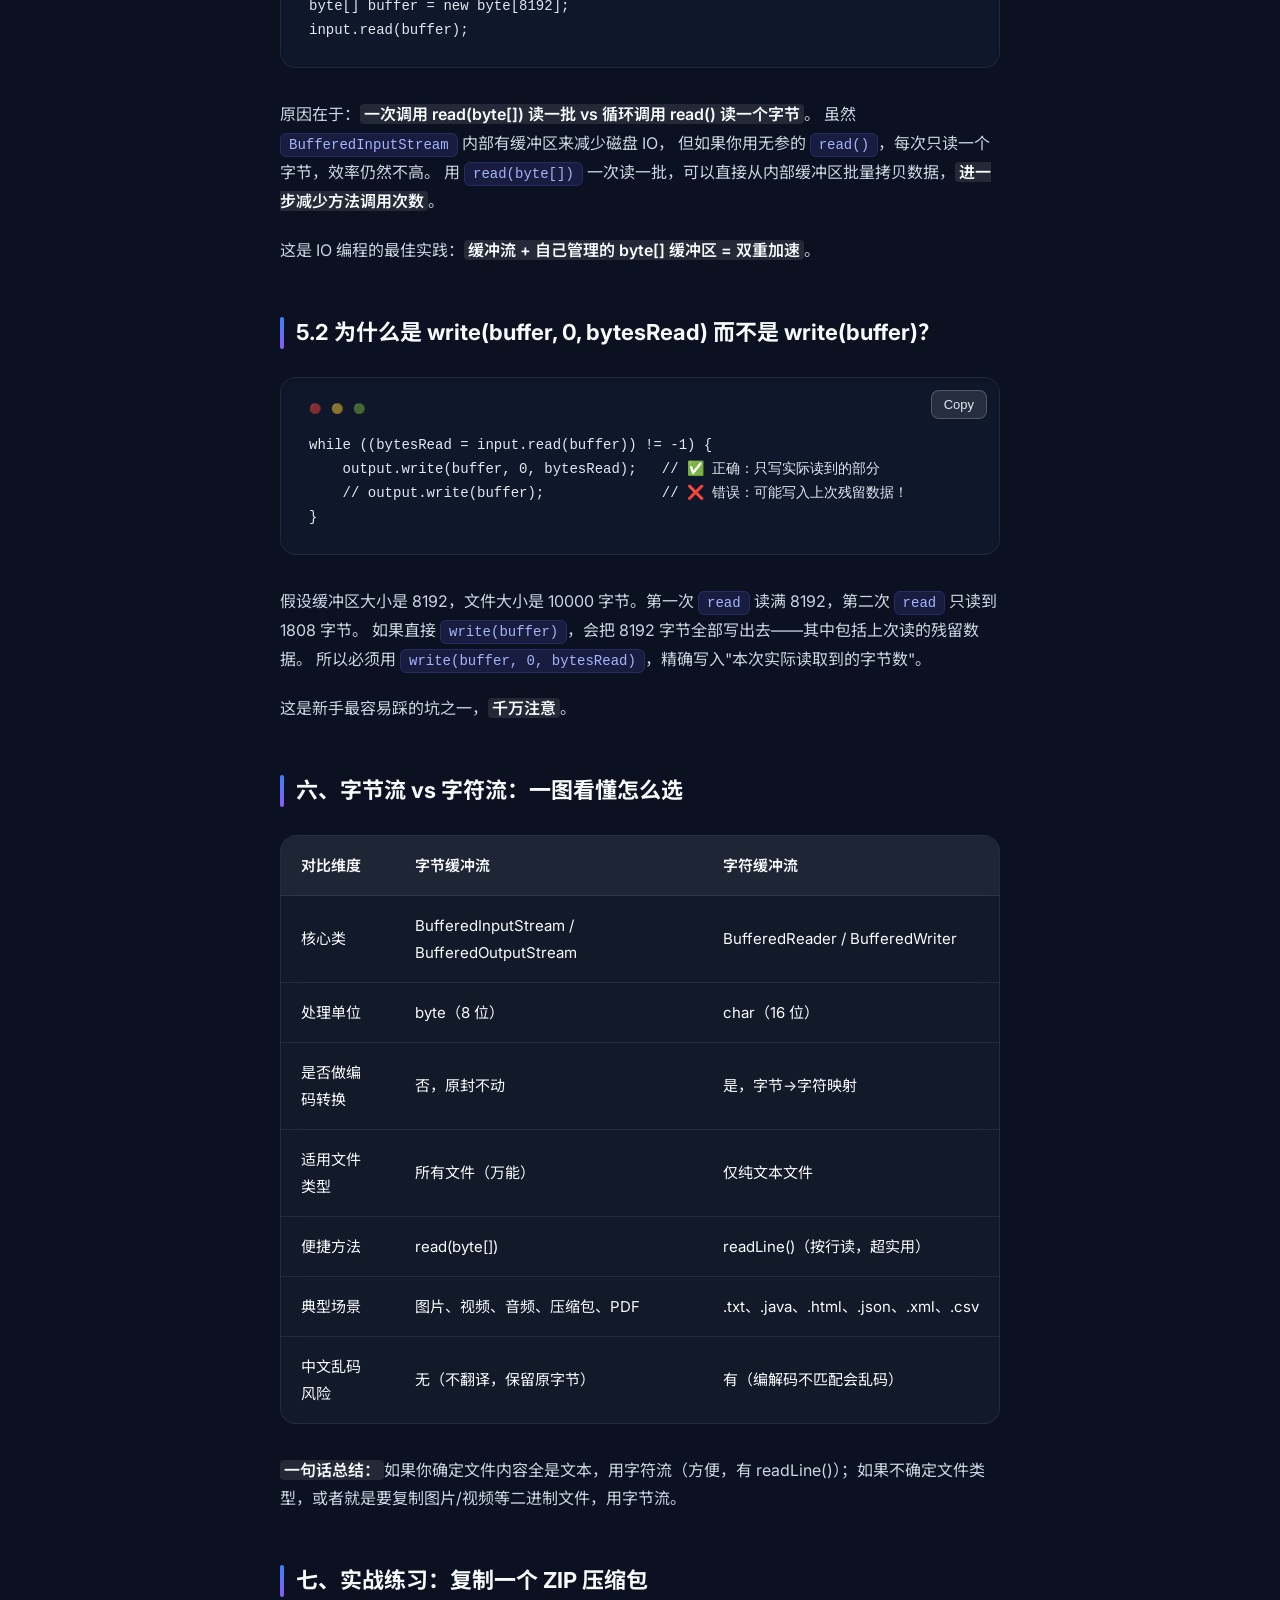
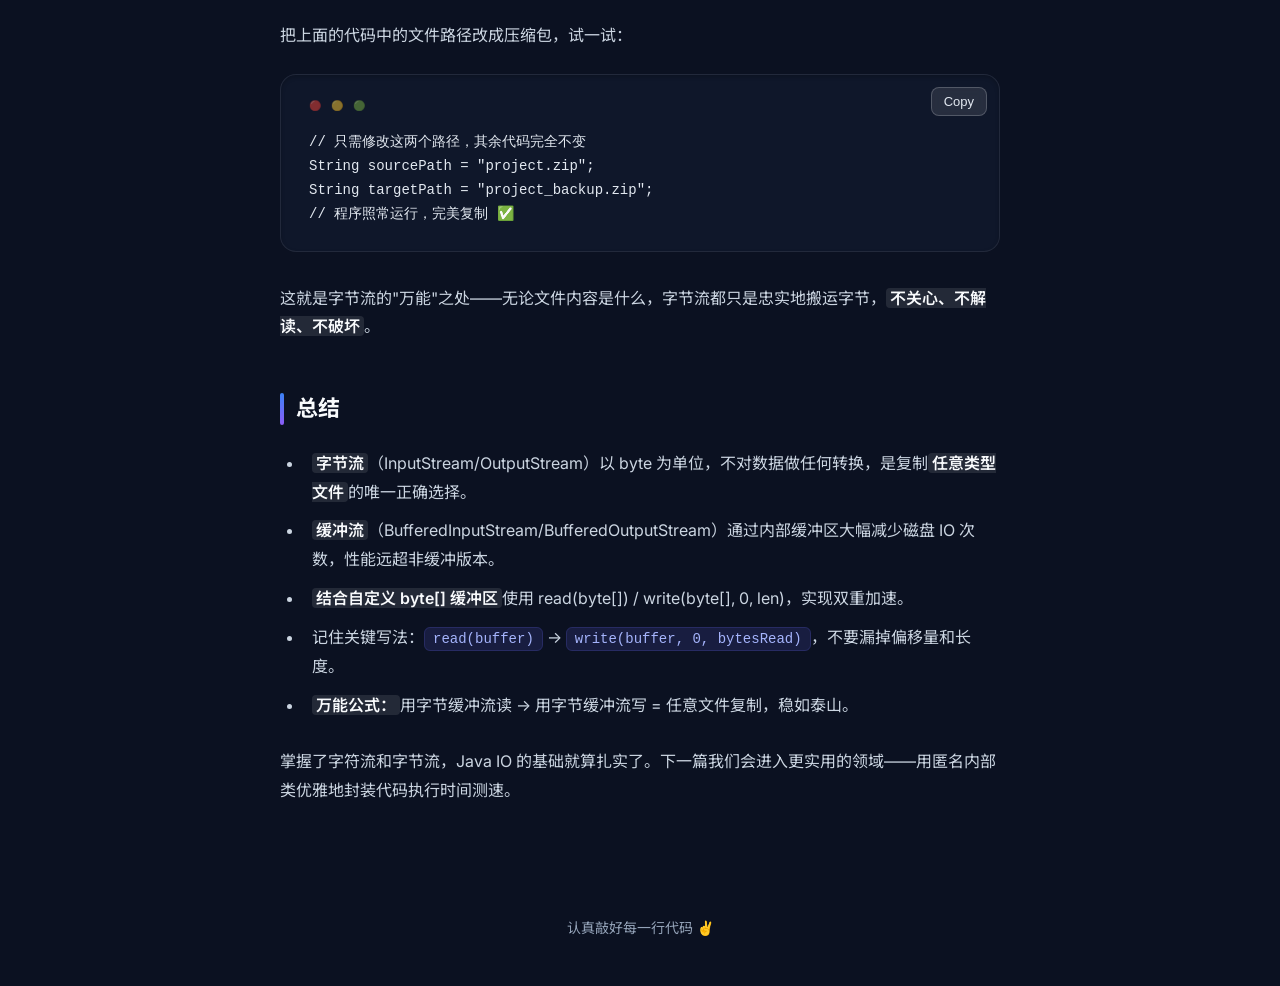
<file: notes/io-binary-copy.html>
<!DOCTYPE html>
<html lang="zh-CN">
<head>
  <meta charset="UTF-8">
  <meta name="viewport" content="width=device-width, initial-scale=1.0">
  <title>Java IO 流之任意文件复制 - Java 学习笔记</title>
  <link rel="stylesheet" href="../style.css">
</head>
<body>
  <button class="theme-toggle" id="theme-toggle" aria-label="Toggle Theme">🌞</button>
  <div class="top-bar"></div>
  <header>
    <h1>☕ 谭礼嘉的 Java 学习笔记</h1>
    <p class="subtitle">记录每一行代码的成长</p>
  </header>
  <a href="../index.html" class="back-link">← 返回笔记列表</a>

  <article>
    <h2>Java IO 流之任意文件复制：字节缓冲流万能复制方案</h2>
    <p class="article-date">2026-05-23</p>
    <div class="article-tags">
      <span class="tag">Java</span>
      <span class="tag">进阶</span>
    </div>

    <h3>引言：文本流搞不定的场景</h3>
    <p>
      上一篇我们讲了如何用 <code>BufferedReader</code> / <code>BufferedWriter</code> 复制文本文件。
      但现实世界不只有 .txt 和 .java——你还需要处理<strong>图片、MP3 音乐、MP4 视频、PDF 文档、ZIP 压缩包、class 字节码</strong>……
      如果你拿字符流去读一个 .png 图片，结果一定是<strong>文件损坏</strong>。
    </p>
    <p>
      本篇文章将带你掌握 Java 中处理任意类型文件的"<strong>万能复制方案</strong>"——<code>BufferedInputStream</code> + <code>BufferedOutputStream</code>（字节缓冲流）。
    </p>

    <h3>一、为什么字符流不能用来复制图片？</h3>
    <p>先来看一个关键问题：<strong>字节和字符的区别</strong>。</p>
    <table class="compare-table">
      <tr><th></th><th>字节（byte）</th><th>字符（char）</th></tr>
      <tr><td>大小</td><td>8 位（1 字节）</td><td>16 位（2 字节）</td></tr>
      <tr><td>范围</td><td>0 ~ 255</td><td>0 ~ 65535（Unicode）</td></tr>
      <tr><td>本质</td><td>计算机存储的原始数据</td><td>字节按编码规则"翻译"后的符号</td></tr>
    </table>
    <p>
      当字符流读取文件时，它会<strong>按编码规则将字节翻译成字符</strong>。比如读取一个 .txt 文件，字符流知道"连续两个字节 0xB0 0xA1 在 GBK 下对应汉字 '啊'"。
    </p>
    <p>但图片文件没有"编码"这个概念——它的每一个字节都是像素数据的一部分，强行"翻译"只会破坏原始数据：</p>
    <pre><code>// ❌ 错误示范：用字符流复制图片会导致文件损坏！
// 原因：图片是二进制数据，不是字符，不能用 Reader/Writer 处理
FileReader reader = new FileReader("photo.png");   // 会把图片数据当文本"翻译"，毁掉原始字节
FileWriter writer = new FileWriter("copy.png");
// 复制出来的图片大概率打不开！</code></pre>

    <h3>二、字节缓冲流：万能复制方案</h3>
    <p>
      字节流（<code>InputStream</code> / <code>OutputStream</code>）以<strong>byte</strong>为单位操作，不对数据做任何"翻译"——
      原封不动地把字节从源头搬到目标。这就是它之所以"万能"的根本原因。
    </p>
    <p>同样，加上缓冲能大幅提升效率：</p>
    <pre><code>// 结构对比：装饰器模式一脉相承
// 字符缓冲流：  BufferedReader( FileReader(文件) )
// 字节缓冲流：  BufferedInputStream( FileInputStream(文件) )
//
// 结构完全对称，只是"Reader"换成"InputStream"而已</code></pre>

    <h3>三、核心方法速览</h3>
    <pre><code>// BufferedInputStream 常用方法
int b = input.read();                   // 读一个字节，返回 0~255，文件末尾返回 -1
int len = input.read(byte[] buf);       // 读一批字节到数组，返回实际读取的字节数

// BufferedOutputStream 常用方法
output.write(int b);                    // 写一个字节
output.write(byte[] buf, 0, len);       // 写入字节数组的一部分
output.flush();                         // 强制刷出缓冲区
output.close();                         // 关闭流（自动 flush）</code></pre>

    <h3>四、代码实战：复制任意文件</h3>
    <p>下面是一个完整可运行的示例，演示如何复制一张图片（换成视频、压缩包等任意文件同理）：</p>
    <pre><code>import java.io.*;

/**
 * 任意文件复制 —— 使用 BufferedInputStream + BufferedOutputStream
 * 功能：将 pic.jpg 复制为 pic_copy.jpg（图片、视频、压缩包等任意文件均可）
 */
public class BinaryFileCopy {
    public static void main(String[] args) {
        // 源文件路径和目标文件路径（请根据实际情况修改）
        String sourcePath = "pic.jpg";
        String targetPath = "pic_copy.jpg";

        // 记录开始时间，用来测速
        long startTime = System.currentTimeMillis();

        try (
            // 第一层：FileInputStream —— 建立到源文件的字节连接
            FileInputStream fis = new FileInputStream(sourcePath);
            // 第二层：BufferedInputStream —— 套上缓冲，一次读一块
            BufferedInputStream input = new BufferedInputStream(fis);

            // 写出端同理
            FileOutputStream fos = new FileOutputStream(targetPath);
            BufferedOutputStream output = new BufferedOutputStream(fos);
        ) {
            // 申请一个缓冲区数组，大小为 8192 字节（8KB）
            // 这是 IO 编程中的经典做法：自己管理缓冲区配合 BufferedXxx 使用，效果更佳
            byte[] buffer = new byte[8192];
            int bytesRead;          // 每次实际读取到的字节数
            long totalBytes = 0;    // 累计已复制的字节数

            // read(buffer) 返回本次读取到的字节数，文件末尾返回 -1
            while ((bytesRead = input.read(buffer)) != -1) {
                // write(buffer, 0, bytesRead) 只写入实际读取的部分
                // ⚠️ 注意：不要写成 write(buffer)，那样可能会把上一次的残留数据也写进去！
                output.write(buffer, 0, bytesRead);
                totalBytes += bytesRead;

                // 每复制 10MB 打印一次进度（方便观察大文件复制的进度）
                if (totalBytes % (10 * 1024 * 1024) < 8192) {
                    System.out.printf("已复制：%.2f MB%n", totalBytes / (1024.0 * 1024.0));
                }
            }

            // 确保所有缓冲数据写入磁盘
            output.flush();

            long endTime = System.currentTimeMillis();
            double timeSeconds = (endTime - startTime) / 1000.0;
            double fileSizeMB = totalBytes / (1024.0 * 1024.0);

            System.out.println("========== 复制完成 ==========");
            System.out.printf("文件大小：%.2f MB%n", fileSizeMB);
            System.out.printf("总耗时：%.2f 秒%n", timeSeconds);
            System.out.printf("平均速度：%.2f MB/s%n", fileSizeMB / timeSeconds);

        } catch (FileNotFoundException e) {
            System.out.println("找不到文件：" + e.getMessage());
        } catch (IOException e) {
            System.out.println("读写出错：" + e.getMessage());
        }
    }
}</code></pre>

    <p>运行结果示例：</p>
    <pre><code>已复制：10.00 MB
已复制：20.00 MB
========== 复制完成 ==========
文件大小：25.34 MB
总耗时：0.32 秒
平均速度：79.19 MB/s</code></pre>

    <h3>五、逐行解读：关键细节</h3>

    <h3>5.1 为什么自己还要定义一个 byte[] 缓冲区？</h3>
    <p>这个问题很常见。</p>
    <pre><code>// BufferedInputStream 内部已经有缓冲区了，为什么还要自己定义？
byte[] buffer = new byte[8192];
input.read(buffer);</code></pre>
    <p>
      原因在于：<strong>一次调用 read(byte[]) 读一批 vs 循环调用 read() 读一个字节</strong>。
      虽然 <code>BufferedInputStream</code> 内部有缓冲区来减少磁盘 IO，
      但如果你用无参的 <code>read()</code>，每次只读一个字节，效率仍然不高。
      用 <code>read(byte[])</code> 一次读一批，可以直接从内部缓冲区批量拷贝数据，<strong>进一步减少方法调用次数</strong>。
    </p>
    <p>这是 IO 编程的最佳实践：<strong>缓冲流 + 自己管理的 byte[] 缓冲区 = 双重加速</strong>。</p>

    <h3>5.2 为什么是 write(buffer, 0, bytesRead) 而不是 write(buffer)？</h3>
    <pre><code>while ((bytesRead = input.read(buffer)) != -1) {
    output.write(buffer, 0, bytesRead);   // ✅ 正确：只写实际读到的部分
    // output.write(buffer);              // ❌ 错误：可能写入上次残留数据！
}</code></pre>
    <p>
      假设缓冲区大小是 8192，文件大小是 10000 字节。第一次 <code>read</code> 读满 8192，第二次 <code>read</code> 只读到 1808 字节。
      如果直接 <code>write(buffer)</code>，会把 8192 字节全部写出去——其中包括上次读的残留数据。
      所以必须用 <code>write(buffer, 0, bytesRead)</code>，精确写入"本次实际读取到的字节数"。
    </p>
    <p>这是新手最容易踩的坑之一，<strong>千万注意</strong>。</p>

    <h3>六、字节流 vs 字符流：一图看懂怎么选</h3>
    <table class="compare-table">
      <tr><th>对比维度</th><th>字节缓冲流</th><th>字符缓冲流</th></tr>
      <tr><td>核心类</td><td>BufferedInputStream / BufferedOutputStream</td><td>BufferedReader / BufferedWriter</td></tr>
      <tr><td>处理单位</td><td>byte（8 位）</td><td>char（16 位）</td></tr>
      <tr><td>是否做编码转换</td><td>否，原封不动</td><td>是，字节→字符映射</td></tr>
      <tr><td>适用文件类型</td><td>所有文件（万能）</td><td>仅纯文本文件</td></tr>
      <tr><td>便捷方法</td><td>read(byte[])</td><td>readLine()（按行读，超实用）</td></tr>
      <tr><td>典型场景</td><td>图片、视频、音频、压缩包、PDF</td><td>.txt、.java、.html、.json、.xml、.csv</td></tr>
      <tr><td>中文乱码风险</td><td>无（不翻译，保留原字节）</td><td>有（编解码不匹配会乱码）</td></tr>
    </table>
    <p><strong>一句话总结：</strong>如果你确定文件内容全是文本，用字符流（方便，有 readLine()）；如果不确定文件类型，或者就是要复制图片/视频等二进制文件，用字节流。</p>

    <h3>七、实战练习：复制一个 ZIP 压缩包</h3>
    <p>
      把上面的代码中的文件路径改成压缩包，试一试：
    </p>
    <pre><code>// 只需修改这两个路径，其余代码完全不变
String sourcePath = "project.zip";
String targetPath = "project_backup.zip";
// 程序照常运行，完美复制 ✅</code></pre>
    <p>
      这就是字节流的"万能"之处——无论文件内容是什么，字节流都只是忠实地搬运字节，<strong>不关心、不解读、不破坏</strong>。
    </p>

    <h3>总结</h3>
    <ul>
      <li><strong>字节流</strong>（InputStream/OutputStream）以 byte 为单位，不对数据做任何转换，是复制<strong>任意类型文件</strong>的唯一正确选择。</li>
      <li><strong>缓冲流</strong>（BufferedInputStream/BufferedOutputStream）通过内部缓冲区大幅减少磁盘 IO 次数，性能远超非缓冲版本。</li>
      <li><strong>结合自定义 byte[] 缓冲区</strong>使用 read(byte[]) / write(byte[], 0, len)，实现双重加速。</li>
      <li>记住关键写法：<code>read(buffer)</code> → <code>write(buffer, 0, bytesRead)</code>，不要漏掉偏移量和长度。</li>
      <li><strong>万能公式：</strong>用字节缓冲流读 → 用字节缓冲流写 = 任意文件复制，稳如泰山。</li>
    </ul>
    <p>
      掌握了字符流和字节流，Java IO 的基础就算扎实了。下一篇我们会进入更实用的领域——用匿名内部类优雅地封装代码执行时间测速。
    </p>
  </article>

  <footer>
    <p>认真敲好每一行代码 ✌️</p>
  </footer>
  <button class="back-to-top" id="back-to-top" aria-label="Back to Top">⬆</button>
  <script src="notes.js"></script>
</body>
</html>
</file>
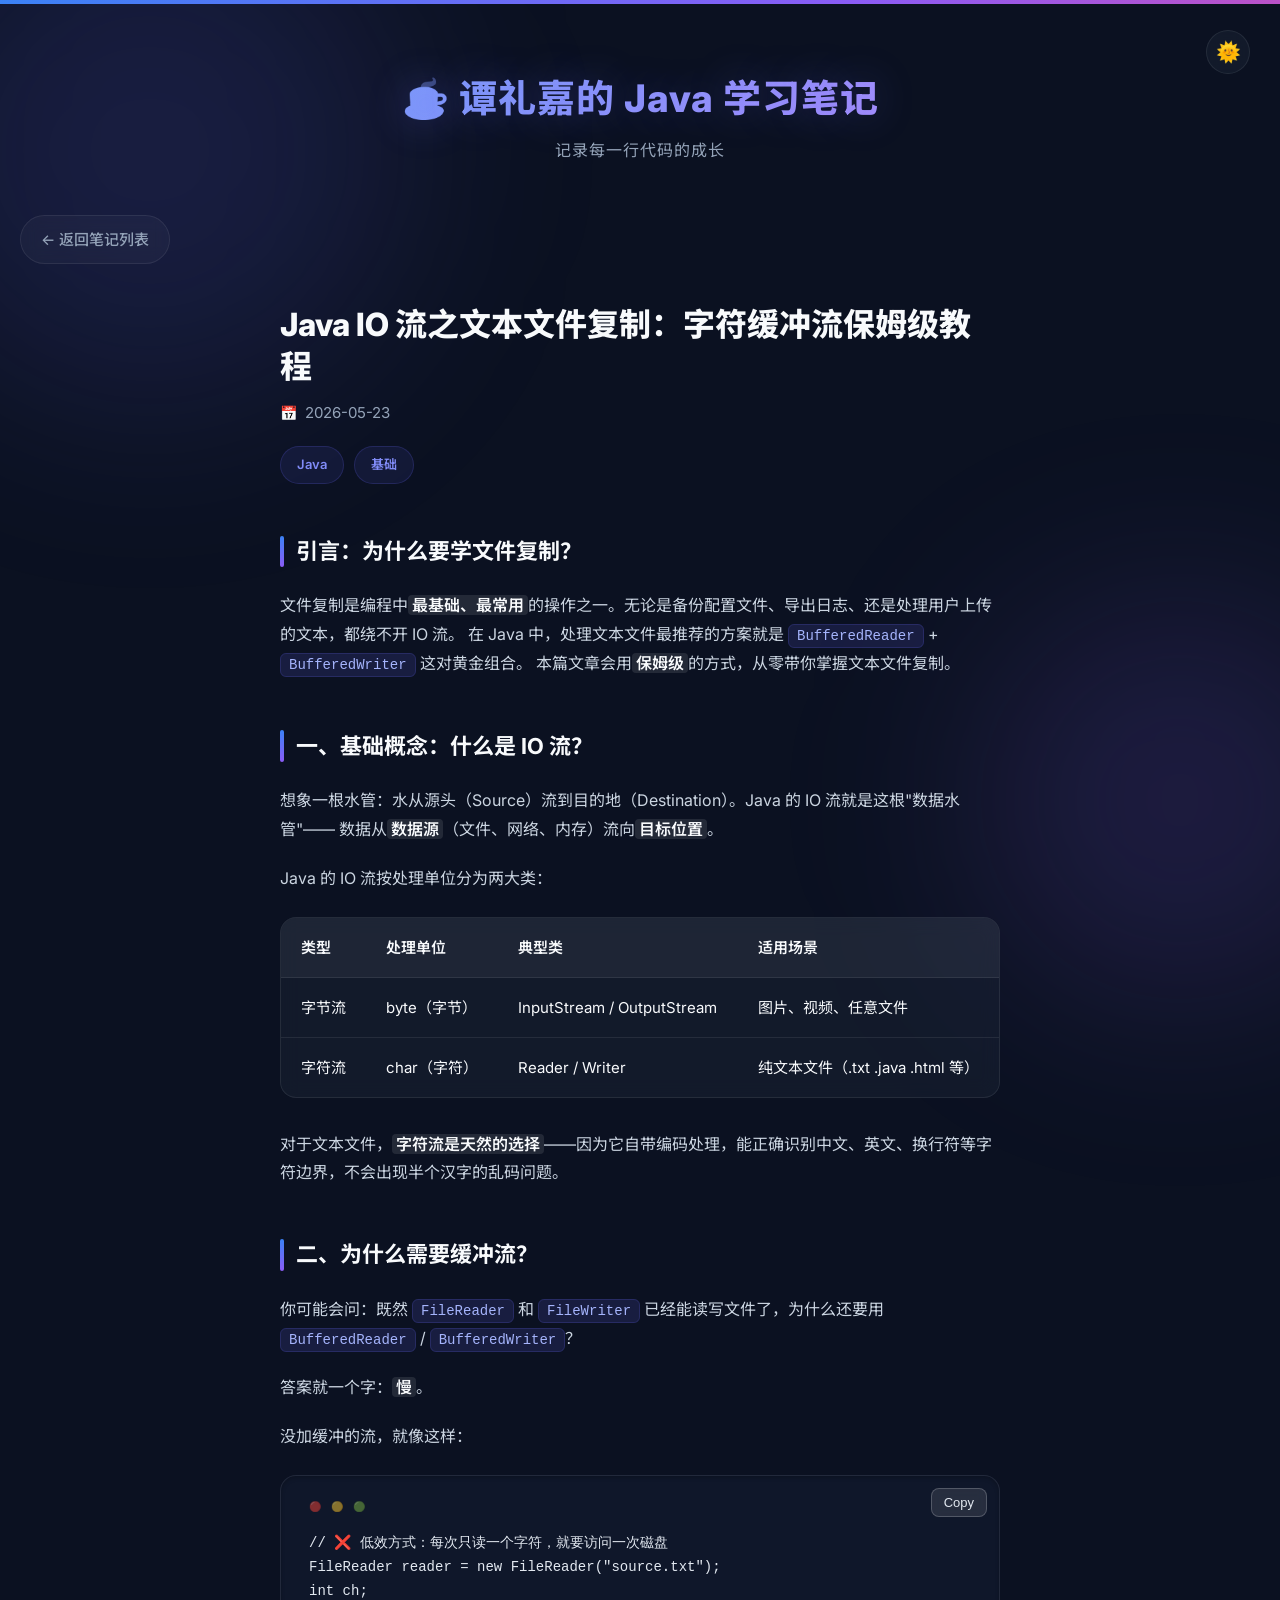
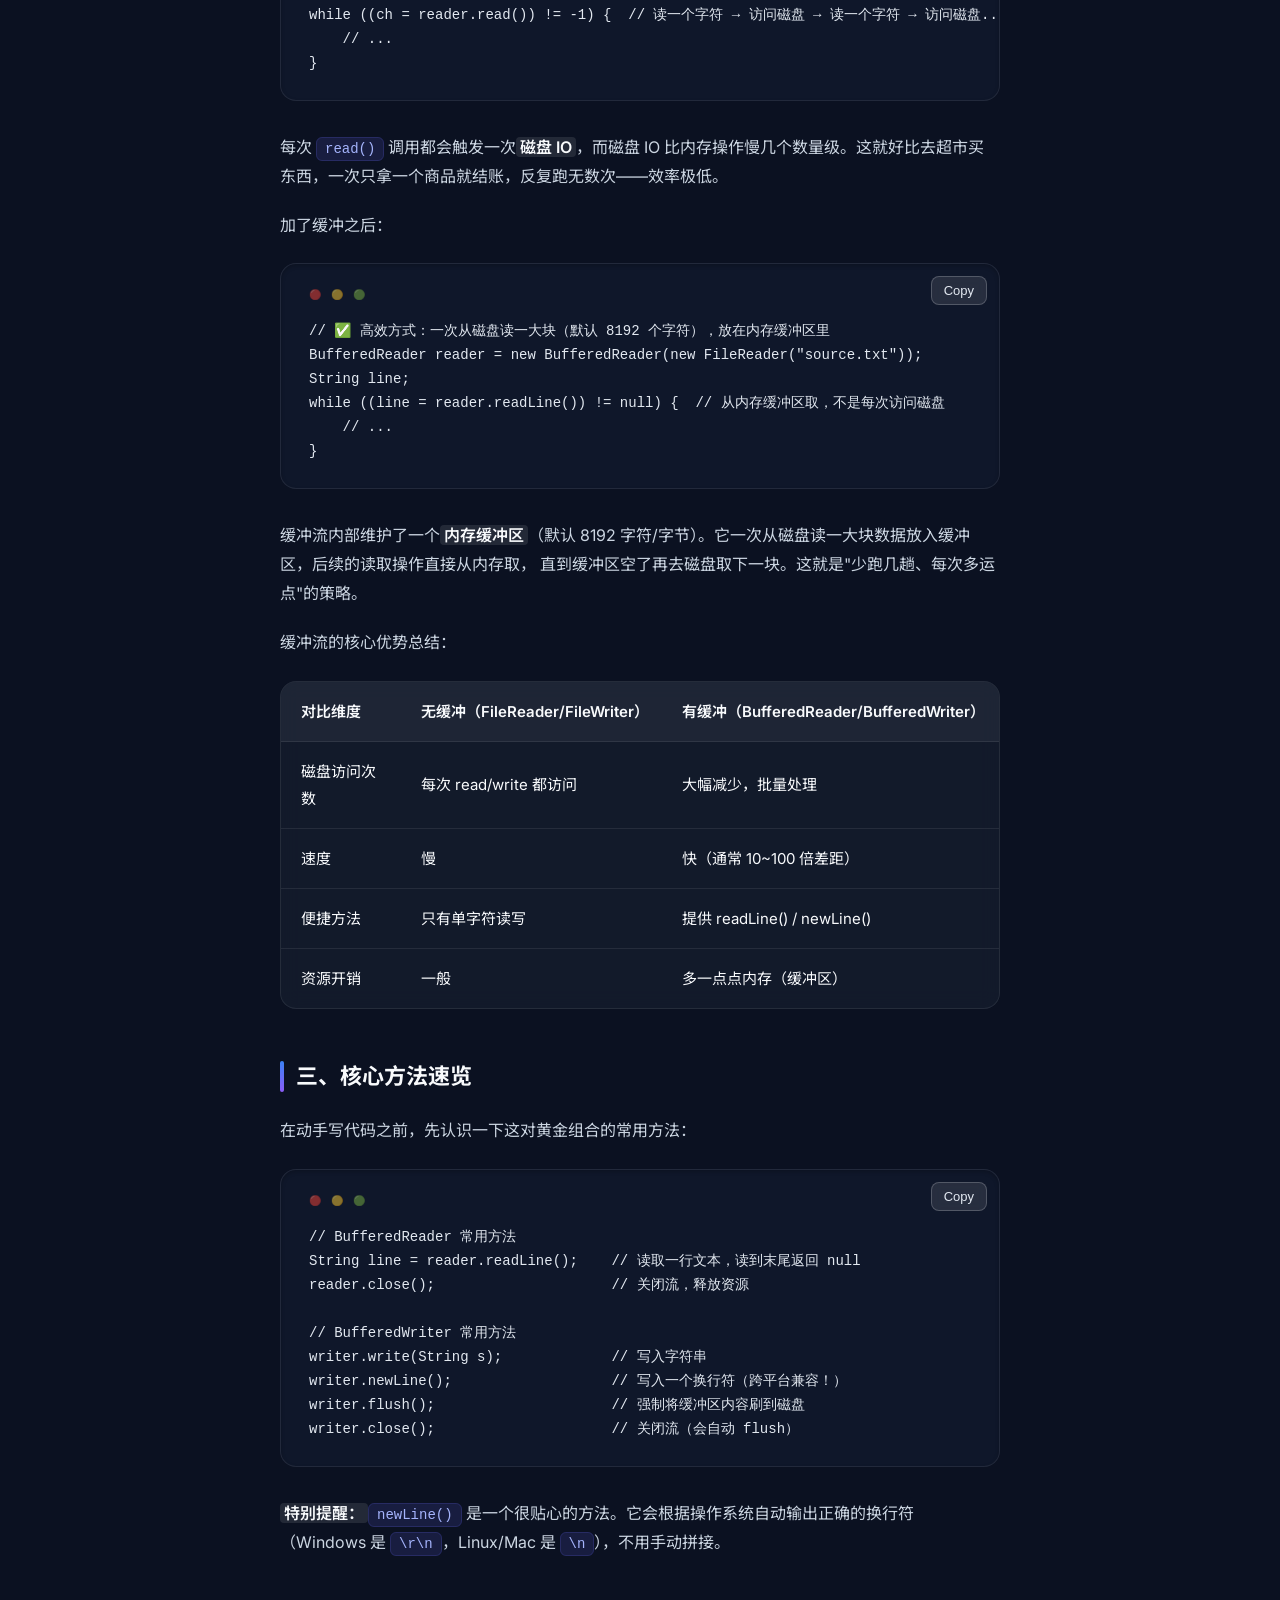
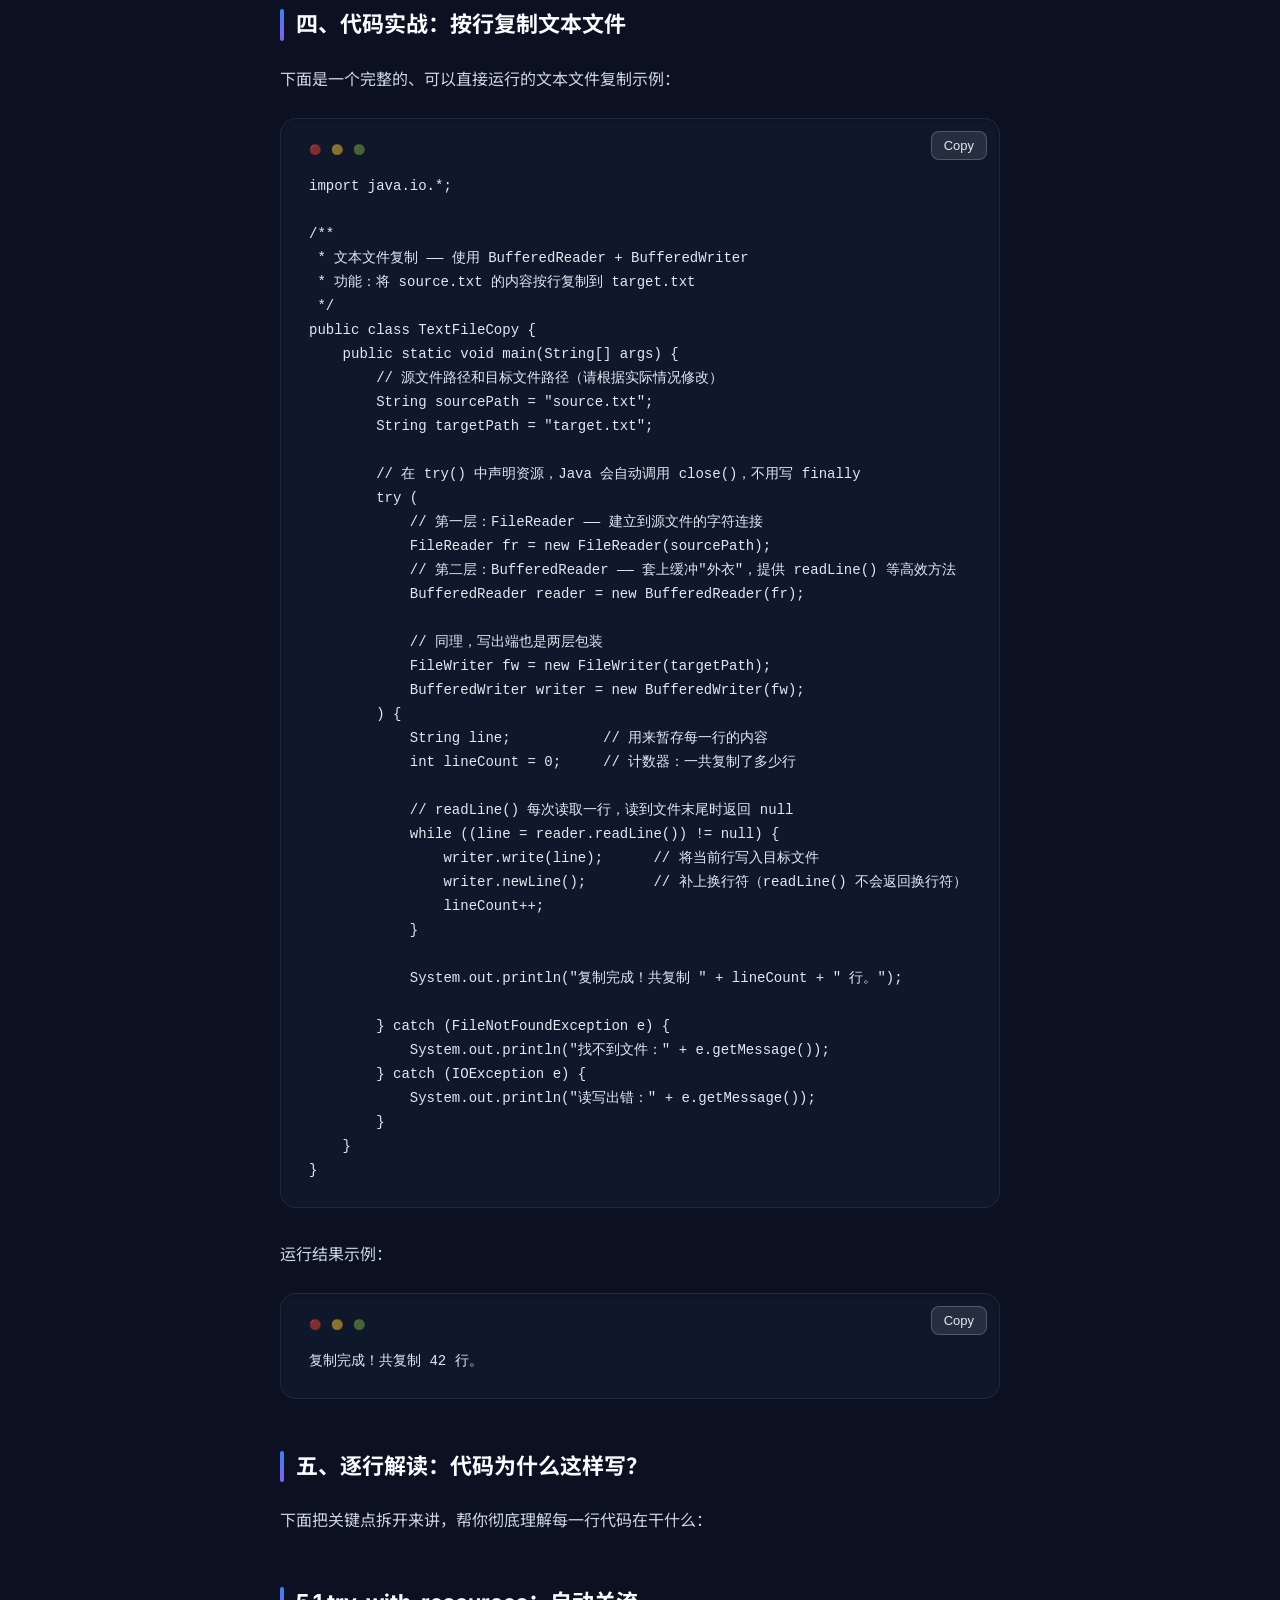
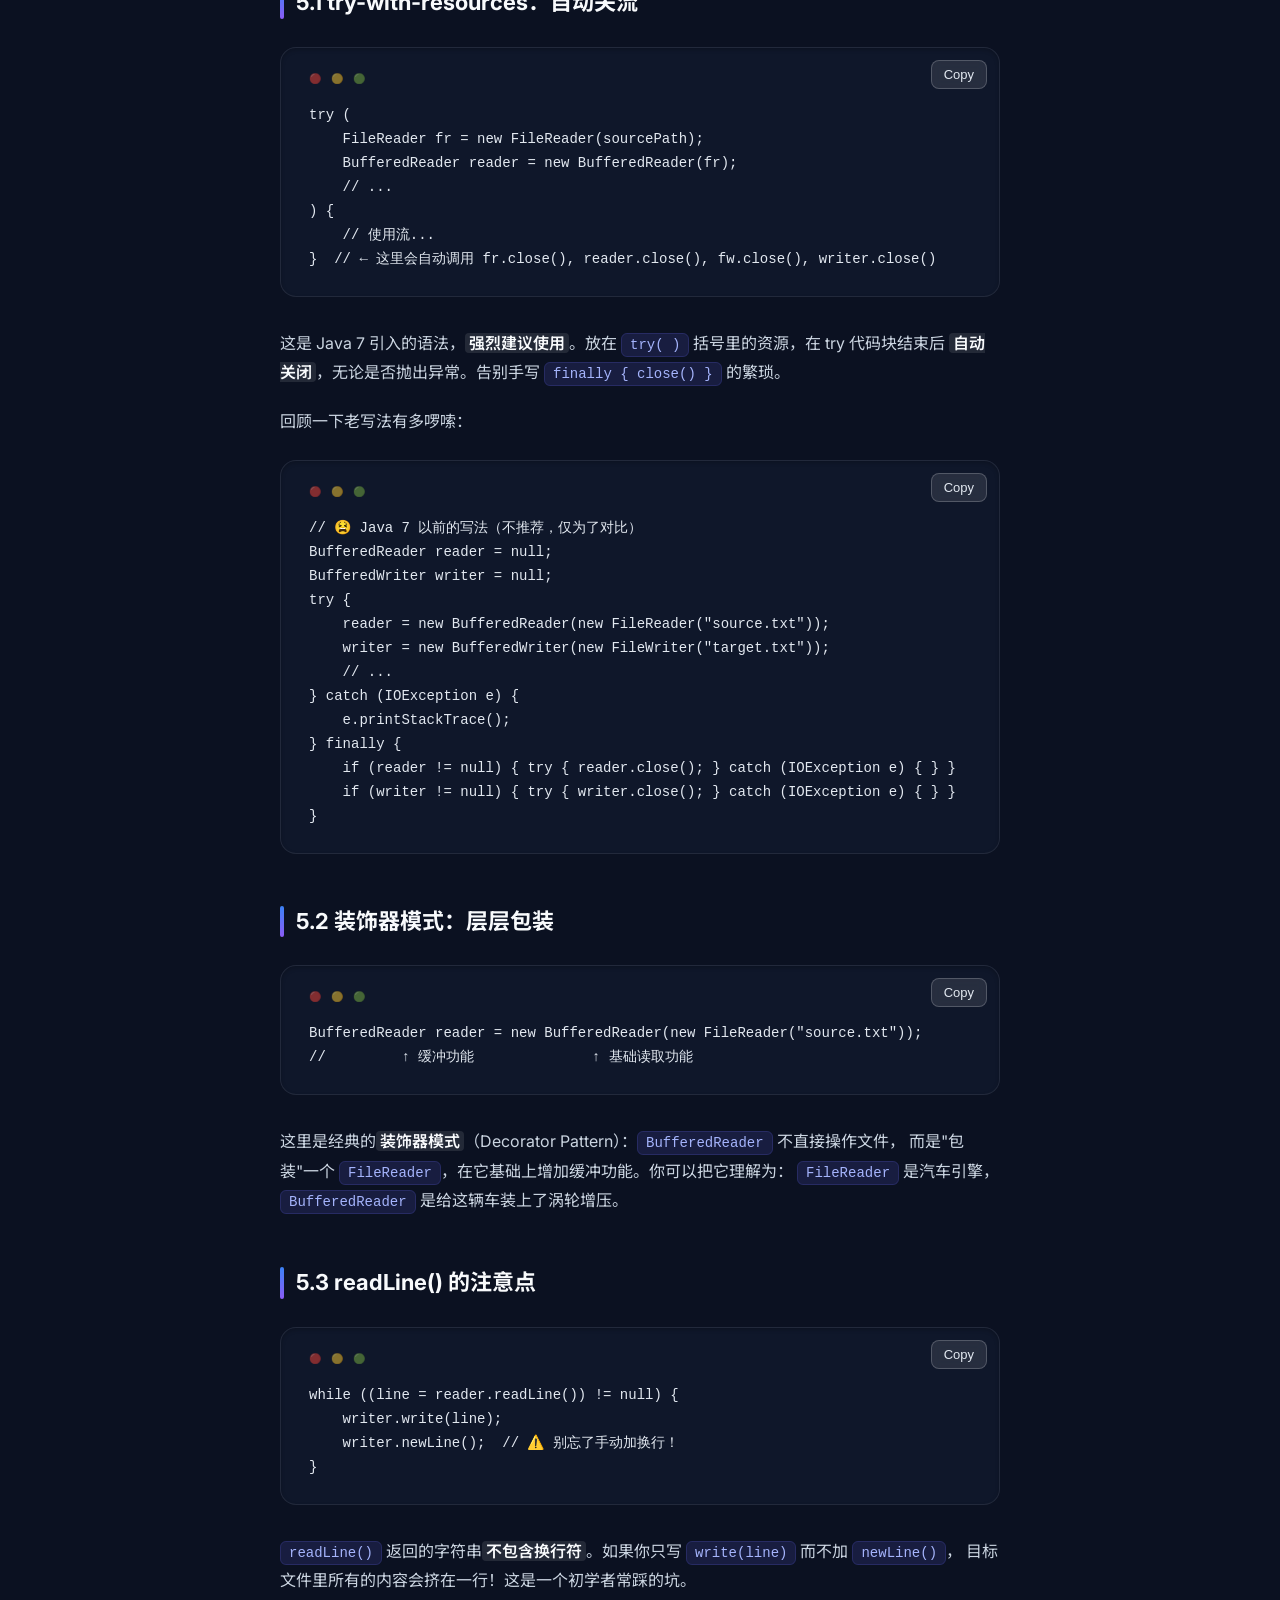
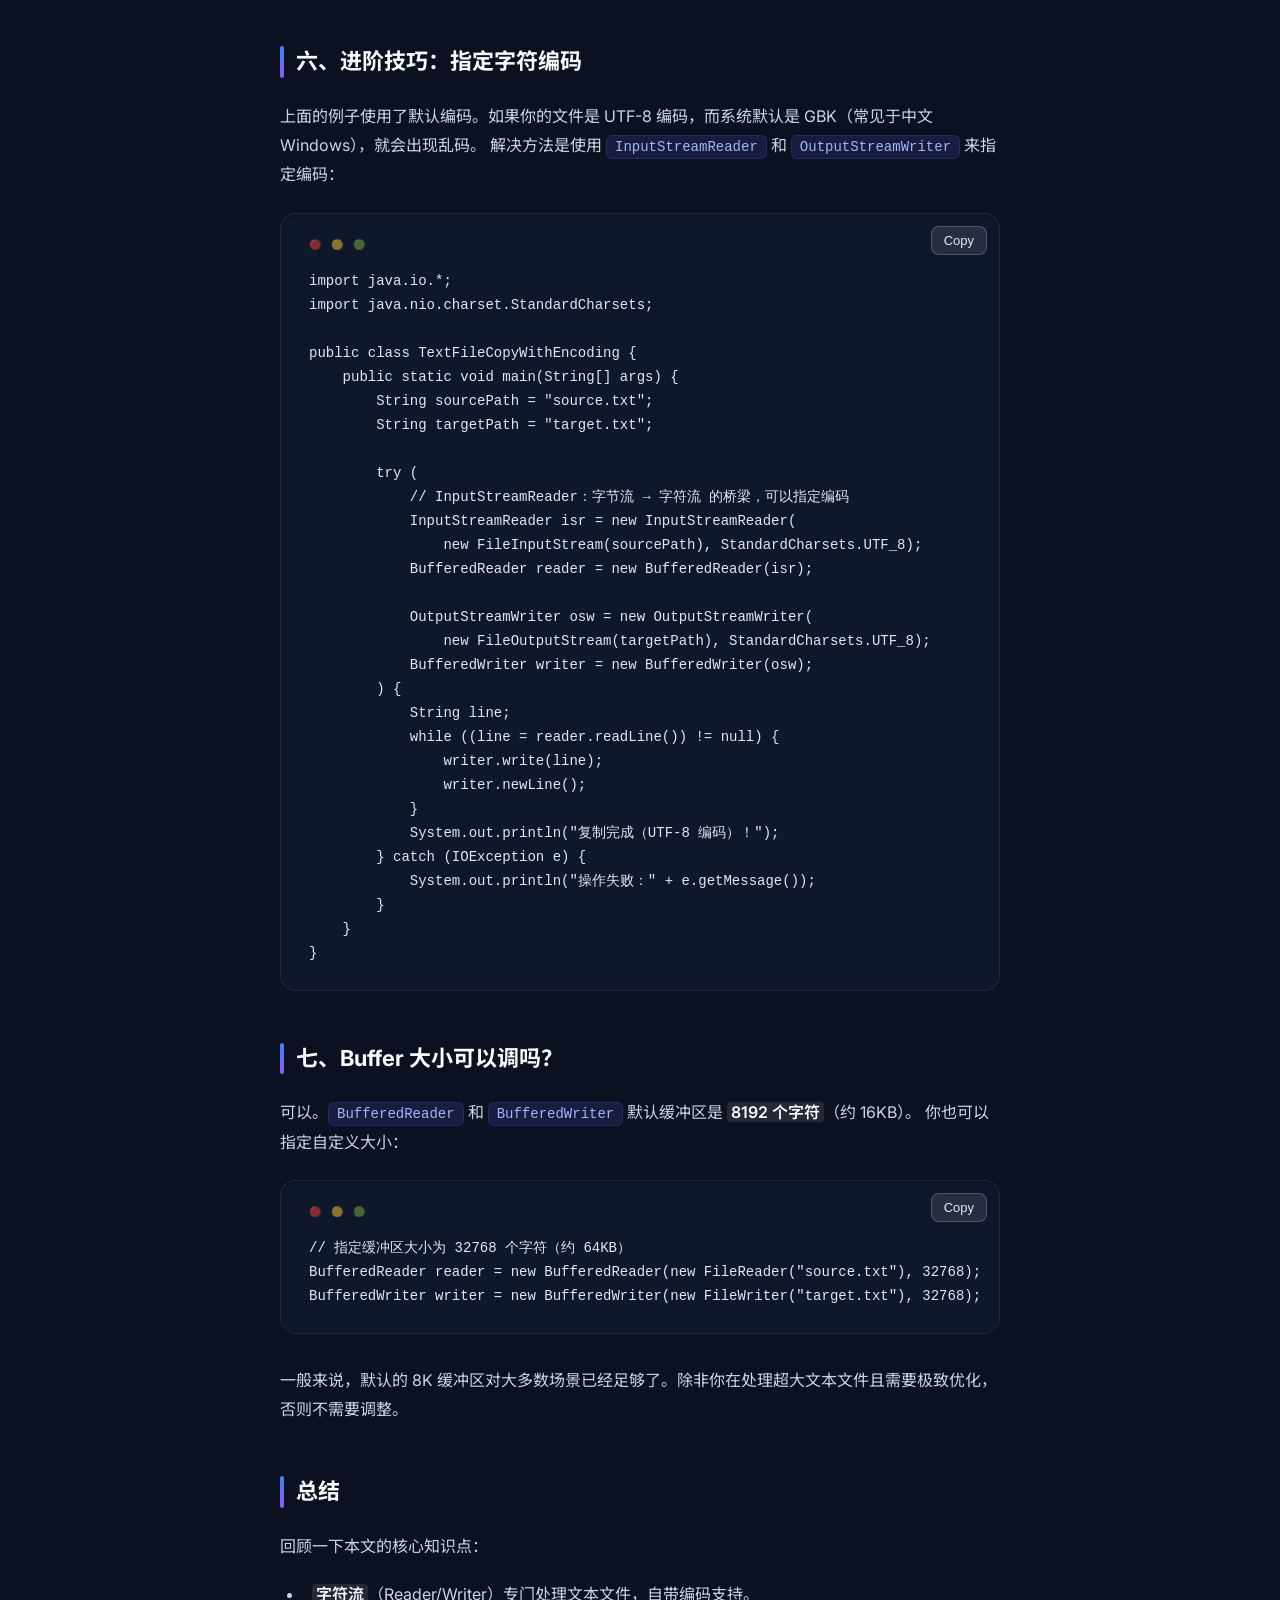
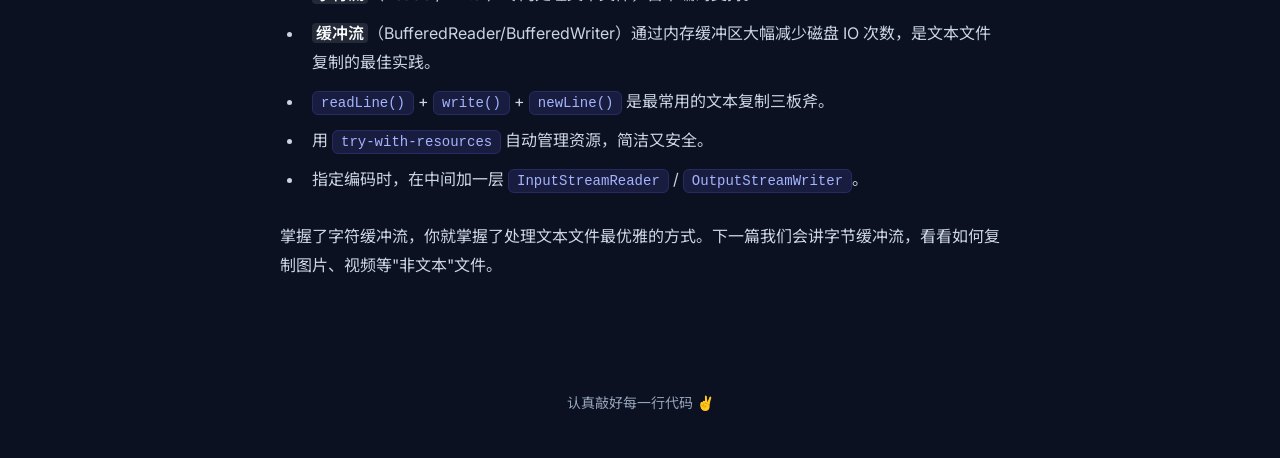
<file: notes/io-text-copy.html>
<!DOCTYPE html>
<html lang="zh-CN">
<head>
  <meta charset="UTF-8">
  <meta name="viewport" content="width=device-width, initial-scale=1.0">
  <title>Java IO 流之文本文件复制 - Java 学习笔记</title>
  <link rel="stylesheet" href="../style.css">
</head>
<body>
  <button class="theme-toggle" id="theme-toggle" aria-label="Toggle Theme">🌞</button>
  <div class="top-bar"></div>
  <header>
    <h1>☕ 谭礼嘉的 Java 学习笔记</h1>
    <p class="subtitle">记录每一行代码的成长</p>
  </header>
  <a href="../index.html" class="back-link">← 返回笔记列表</a>

  <article>
    <h2>Java IO 流之文本文件复制：字符缓冲流保姆级教程</h2>
    <p class="article-date">2026-05-23</p>
    <div class="article-tags">
      <span class="tag">Java</span>
      <span class="tag">基础</span>
    </div>

    <h3>引言：为什么要学文件复制？</h3>
    <p>
      文件复制是编程中<strong>最基础、最常用</strong>的操作之一。无论是备份配置文件、导出日志、还是处理用户上传的文本，都绕不开 IO 流。
      在 Java 中，处理文本文件最推荐的方案就是 <code>BufferedReader</code> + <code>BufferedWriter</code> 这对黄金组合。
      本篇文章会用<strong>保姆级</strong>的方式，从零带你掌握文本文件复制。
    </p>

    <h3>一、基础概念：什么是 IO 流？</h3>
    <p>
      想象一根水管：水从源头（Source）流到目的地（Destination）。Java 的 IO 流就是这根"数据水管"——
      数据从<strong>数据源</strong>（文件、网络、内存）流向<strong>目标位置</strong>。
    </p>
    <p>Java 的 IO 流按处理单位分为两大类：</p>
    <table class="compare-table">
      <tr><th>类型</th><th>处理单位</th><th>典型类</th><th>适用场景</th></tr>
      <tr><td>字节流</td><td>byte（字节）</td><td>InputStream / OutputStream</td><td>图片、视频、任意文件</td></tr>
      <tr><td>字符流</td><td>char（字符）</td><td>Reader / Writer</td><td>纯文本文件（.txt .java .html 等）</td></tr>
    </table>
    <p>
      对于文本文件，<strong>字符流是天然的选择</strong>——因为它自带编码处理，能正确识别中文、英文、换行符等字符边界，不会出现半个汉字的乱码问题。
    </p>

    <h3>二、为什么需要缓冲流？</h3>
    <p>
      你可能会问：既然 <code>FileReader</code> 和 <code>FileWriter</code> 已经能读写文件了，为什么还要用 <code>BufferedReader</code> / <code>BufferedWriter</code>？
    </p>
    <p>答案就一个字：<strong>慢</strong>。</p>
    <p>没加缓冲的流，就像这样：</p>
    <pre><code>// ❌ 低效方式：每次只读一个字符，就要访问一次磁盘
FileReader reader = new FileReader("source.txt");
int ch;
while ((ch = reader.read()) != -1) {  // 读一个字符 → 访问磁盘 → 读一个字符 → 访问磁盘...
    // ...
}</code></pre>
    <p>
      每次 <code>read()</code> 调用都会触发一次<strong>磁盘 IO</strong>，而磁盘 IO 比内存操作慢几个数量级。这就好比去超市买东西，一次只拿一个商品就结账，反复跑无数次——效率极低。
    </p>
    <p>加了缓冲之后：</p>
    <pre><code>// ✅ 高效方式：一次从磁盘读一大块（默认 8192 个字符），放在内存缓冲区里
BufferedReader reader = new BufferedReader(new FileReader("source.txt"));
String line;
while ((line = reader.readLine()) != null) {  // 从内存缓冲区取，不是每次访问磁盘
    // ...
}</code></pre>
    <p>
      缓冲流内部维护了一个<strong>内存缓冲区</strong>（默认 8192 字符/字节）。它一次从磁盘读一大块数据放入缓冲区，后续的读取操作直接从内存取，
      直到缓冲区空了再去磁盘取下一块。这就是"少跑几趟、每次多运点"的策略。
    </p>

    <p>缓冲流的核心优势总结：</p>
    <table class="compare-table">
      <tr><th>对比维度</th><th>无缓冲（FileReader/FileWriter）</th><th>有缓冲（BufferedReader/BufferedWriter）</th></tr>
      <tr><td>磁盘访问次数</td><td>每次 read/write 都访问</td><td>大幅减少，批量处理</td></tr>
      <tr><td>速度</td><td>慢</td><td>快（通常 10~100 倍差距）</td></tr>
      <tr><td>便捷方法</td><td>只有单字符读写</td><td>提供 readLine() / newLine()</td></tr>
      <tr><td>资源开销</td><td>一般</td><td>多一点点内存（缓冲区）</td></tr>
    </table>

    <h3>三、核心方法速览</h3>
    <p>在动手写代码之前，先认识一下这对黄金组合的常用方法：</p>
    <pre><code>// BufferedReader 常用方法
String line = reader.readLine();    // 读取一行文本，读到末尾返回 null
reader.close();                     // 关闭流，释放资源

// BufferedWriter 常用方法
writer.write(String s);             // 写入字符串
writer.newLine();                   // 写入一个换行符（跨平台兼容！）
writer.flush();                     // 强制将缓冲区内容刷到磁盘
writer.close();                     // 关闭流（会自动 flush）</code></pre>
    <p>
      <strong>特别提醒：</strong><code>newLine()</code> 是一个很贴心的方法。它会根据操作系统自动输出正确的换行符
      （Windows 是 <code>\r\n</code>，Linux/Mac 是 <code>\n</code>），不用手动拼接。
    </p>

    <h3>四、代码实战：按行复制文本文件</h3>
    <p>下面是一个完整的、可以直接运行的文本文件复制示例：</p>
    <pre><code>import java.io.*;

/**
 * 文本文件复制 —— 使用 BufferedReader + BufferedWriter
 * 功能：将 source.txt 的内容按行复制到 target.txt
 */
public class TextFileCopy {
    public static void main(String[] args) {
        // 源文件路径和目标文件路径（请根据实际情况修改）
        String sourcePath = "source.txt";
        String targetPath = "target.txt";

        // 在 try() 中声明资源，Java 会自动调用 close()，不用写 finally
        try (
            // 第一层：FileReader —— 建立到源文件的字符连接
            FileReader fr = new FileReader(sourcePath);
            // 第二层：BufferedReader —— 套上缓冲"外衣"，提供 readLine() 等高效方法
            BufferedReader reader = new BufferedReader(fr);

            // 同理，写出端也是两层包装
            FileWriter fw = new FileWriter(targetPath);
            BufferedWriter writer = new BufferedWriter(fw);
        ) {
            String line;           // 用来暂存每一行的内容
            int lineCount = 0;     // 计数器：一共复制了多少行

            // readLine() 每次读取一行，读到文件末尾时返回 null
            while ((line = reader.readLine()) != null) {
                writer.write(line);      // 将当前行写入目标文件
                writer.newLine();        // 补上换行符（readLine() 不会返回换行符）
                lineCount++;
            }

            System.out.println("复制完成！共复制 " + lineCount + " 行。");

        } catch (FileNotFoundException e) {
            System.out.println("找不到文件：" + e.getMessage());
        } catch (IOException e) {
            System.out.println("读写出错：" + e.getMessage());
        }
    }
}</code></pre>

    <p>运行结果示例：</p>
    <pre><code>复制完成！共复制 42 行。</code></pre>

    <h3>五、逐行解读：代码为什么这样写？</h3>
    <p>下面把关键点拆开来讲，帮你彻底理解每一行代码在干什么：</p>

    <h3>5.1 try-with-resources：自动关流</h3>
    <pre><code>try (
    FileReader fr = new FileReader(sourcePath);
    BufferedReader reader = new BufferedReader(fr);
    // ...
) {
    // 使用流...
}  // ← 这里会自动调用 fr.close(), reader.close(), fw.close(), writer.close()</code></pre>
    <p>
      这是 Java 7 引入的语法，<strong>强烈建议使用</strong>。放在 <code>try( )</code> 括号里的资源，在 try 代码块结束后
      <strong>自动关闭</strong>，无论是否抛出异常。告别手写 <code>finally { close() }</code> 的繁琐。
    </p>
    <p>回顾一下老写法有多啰嗦：</p>
    <pre><code>// 😫 Java 7 以前的写法（不推荐，仅为了对比）
BufferedReader reader = null;
BufferedWriter writer = null;
try {
    reader = new BufferedReader(new FileReader("source.txt"));
    writer = new BufferedWriter(new FileWriter("target.txt"));
    // ...
} catch (IOException e) {
    e.printStackTrace();
} finally {
    if (reader != null) { try { reader.close(); } catch (IOException e) { } }
    if (writer != null) { try { writer.close(); } catch (IOException e) { } }
}</code></pre>

    <h3>5.2 装饰器模式：层层包装</h3>
    <pre><code>BufferedReader reader = new BufferedReader(new FileReader("source.txt"));
//         ↑ 缓冲功能              ↑ 基础读取功能</code></pre>
    <p>
      这里是经典的<strong>装饰器模式</strong>（Decorator Pattern）：<code>BufferedReader</code> 不直接操作文件，
      而是"包装"一个 <code>FileReader</code>，在它基础上增加缓冲功能。你可以把它理解为：
      <code>FileReader</code> 是汽车引擎，<code>BufferedReader</code> 是给这辆车装上了涡轮增压。
    </p>

    <h3>5.3 readLine() 的注意点</h3>
    <pre><code>while ((line = reader.readLine()) != null) {
    writer.write(line);
    writer.newLine();  // ⚠️ 别忘了手动加换行！
}</code></pre>
    <p>
      <code>readLine()</code> 返回的字符串<strong>不包含换行符</strong>。如果你只写 <code>write(line)</code> 而不加 <code>newLine()</code>，
      目标文件里所有的内容会挤在一行！这是一个初学者常踩的坑。
    </p>

    <h3>六、进阶技巧：指定字符编码</h3>
    <p>
      上面的例子使用了默认编码。如果你的文件是 UTF-8 编码，而系统默认是 GBK（常见于中文 Windows），就会出现乱码。
      解决方法是使用 <code>InputStreamReader</code> 和 <code>OutputStreamWriter</code> 来指定编码：
    </p>
    <pre><code>import java.io.*;
import java.nio.charset.StandardCharsets;

public class TextFileCopyWithEncoding {
    public static void main(String[] args) {
        String sourcePath = "source.txt";
        String targetPath = "target.txt";

        try (
            // InputStreamReader：字节流 → 字符流 的桥梁，可以指定编码
            InputStreamReader isr = new InputStreamReader(
                new FileInputStream(sourcePath), StandardCharsets.UTF_8);
            BufferedReader reader = new BufferedReader(isr);

            OutputStreamWriter osw = new OutputStreamWriter(
                new FileOutputStream(targetPath), StandardCharsets.UTF_8);
            BufferedWriter writer = new BufferedWriter(osw);
        ) {
            String line;
            while ((line = reader.readLine()) != null) {
                writer.write(line);
                writer.newLine();
            }
            System.out.println("复制完成（UTF-8 编码）！");
        } catch (IOException e) {
            System.out.println("操作失败：" + e.getMessage());
        }
    }
}</code></pre>

    <h3>七、Buffer 大小可以调吗？</h3>
    <p>
      可以。<code>BufferedReader</code> 和 <code>BufferedWriter</code> 默认缓冲区是 <strong>8192 个字符</strong>（约 16KB）。
      你也可以指定自定义大小：
    </p>
    <pre><code>// 指定缓冲区大小为 32768 个字符（约 64KB）
BufferedReader reader = new BufferedReader(new FileReader("source.txt"), 32768);
BufferedWriter writer = new BufferedWriter(new FileWriter("target.txt"), 32768);</code></pre>
    <p>
      一般来说，默认的 8K 缓冲区对大多数场景已经足够了。除非你在处理超大文本文件且需要极致优化，否则不需要调整。
    </p>

    <h3>总结</h3>
    <p>回顾一下本文的核心知识点：</p>
    <ul>
      <li><strong>字符流</strong>（Reader/Writer）专门处理文本文件，自带编码支持。</li>
      <li><strong>缓冲流</strong>（BufferedReader/BufferedWriter）通过内存缓冲区大幅减少磁盘 IO 次数，是文本文件复制的最佳实践。</li>
      <li><code>readLine()</code> + <code>write()</code> + <code>newLine()</code> 是最常用的文本复制三板斧。</li>
      <li>用 <code>try-with-resources</code> 自动管理资源，简洁又安全。</li>
      <li>指定编码时，在中间加一层 <code>InputStreamReader</code> / <code>OutputStreamWriter</code>。</li>
    </ul>
    <p>
      掌握了字符缓冲流，你就掌握了处理文本文件最优雅的方式。下一篇我们会讲字节缓冲流，看看如何复制图片、视频等"非文本"文件。
    </p>
  </article>

  <footer>
    <p>认真敲好每一行代码 ✌️</p>
  </footer>
  <button class="back-to-top" id="back-to-top" aria-label="Back to Top">⬆</button>
  <script src="notes.js"></script>
</body>
</html>
</file>
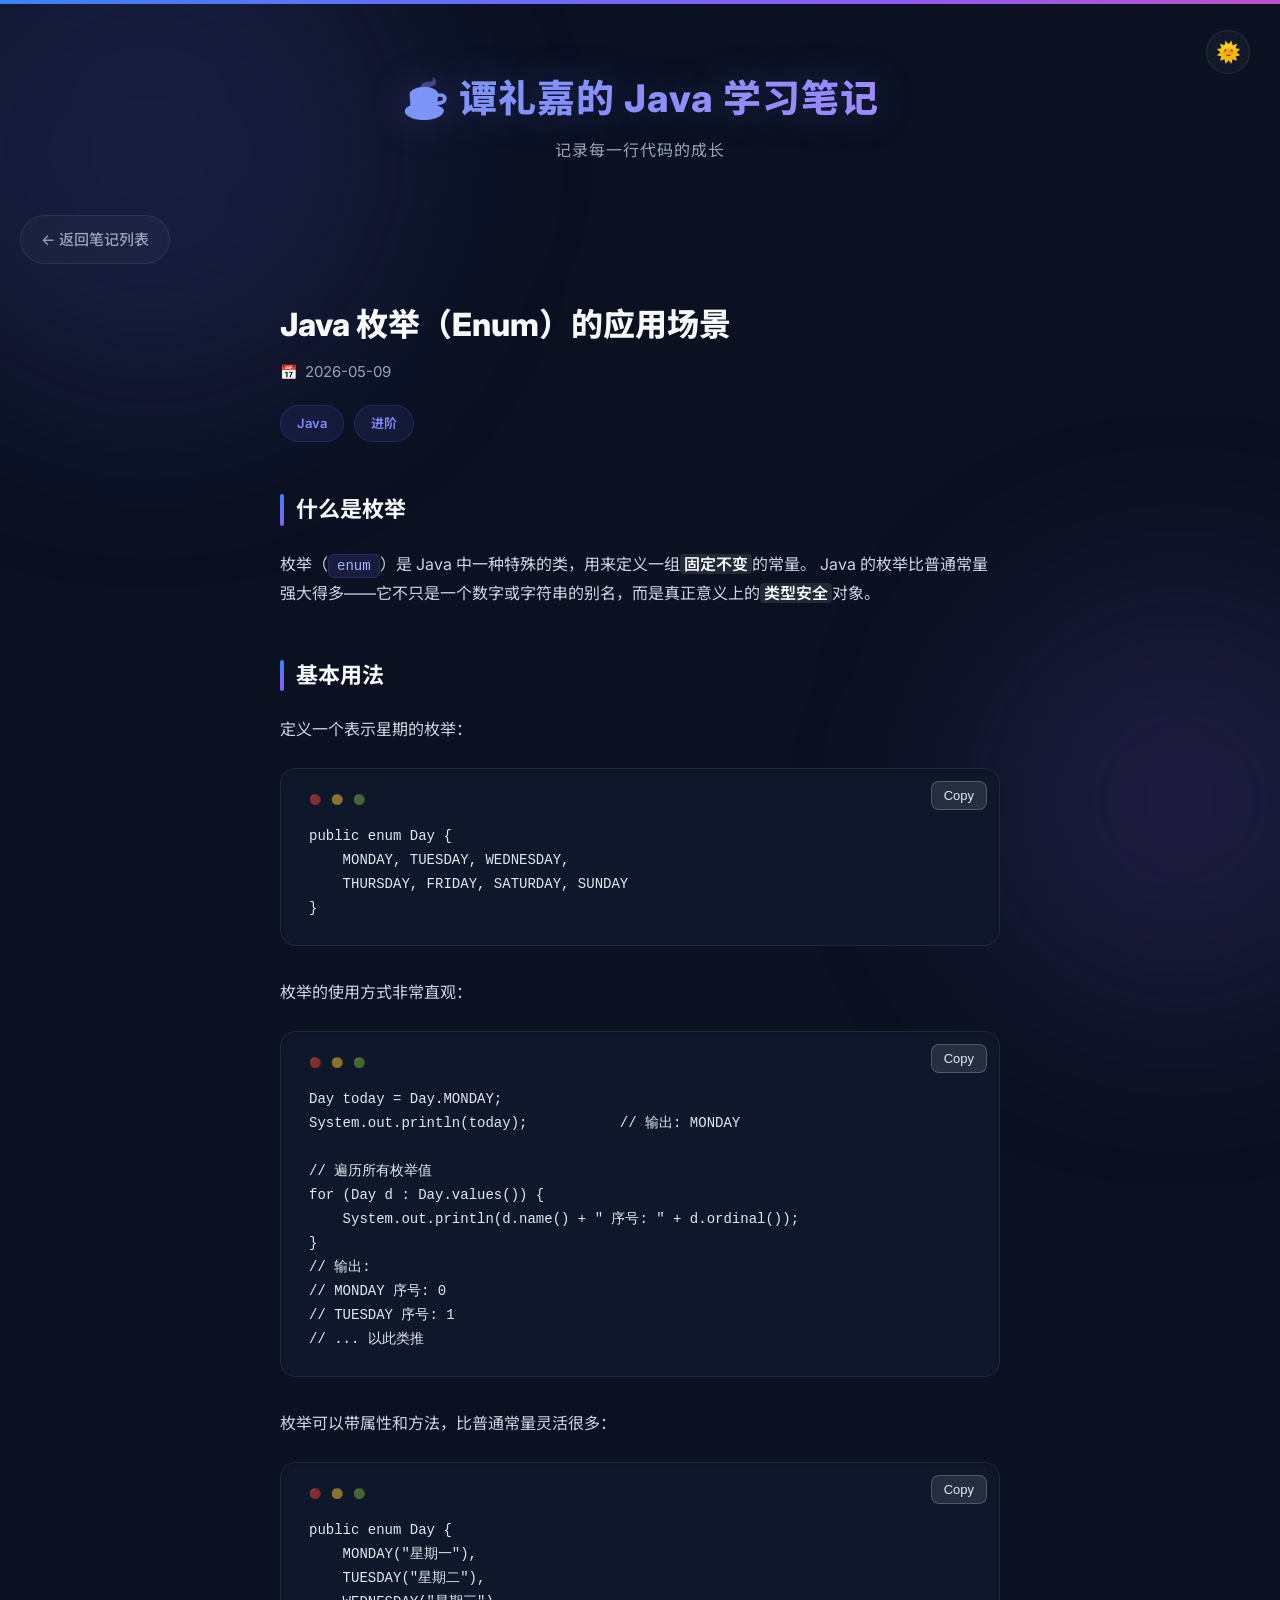
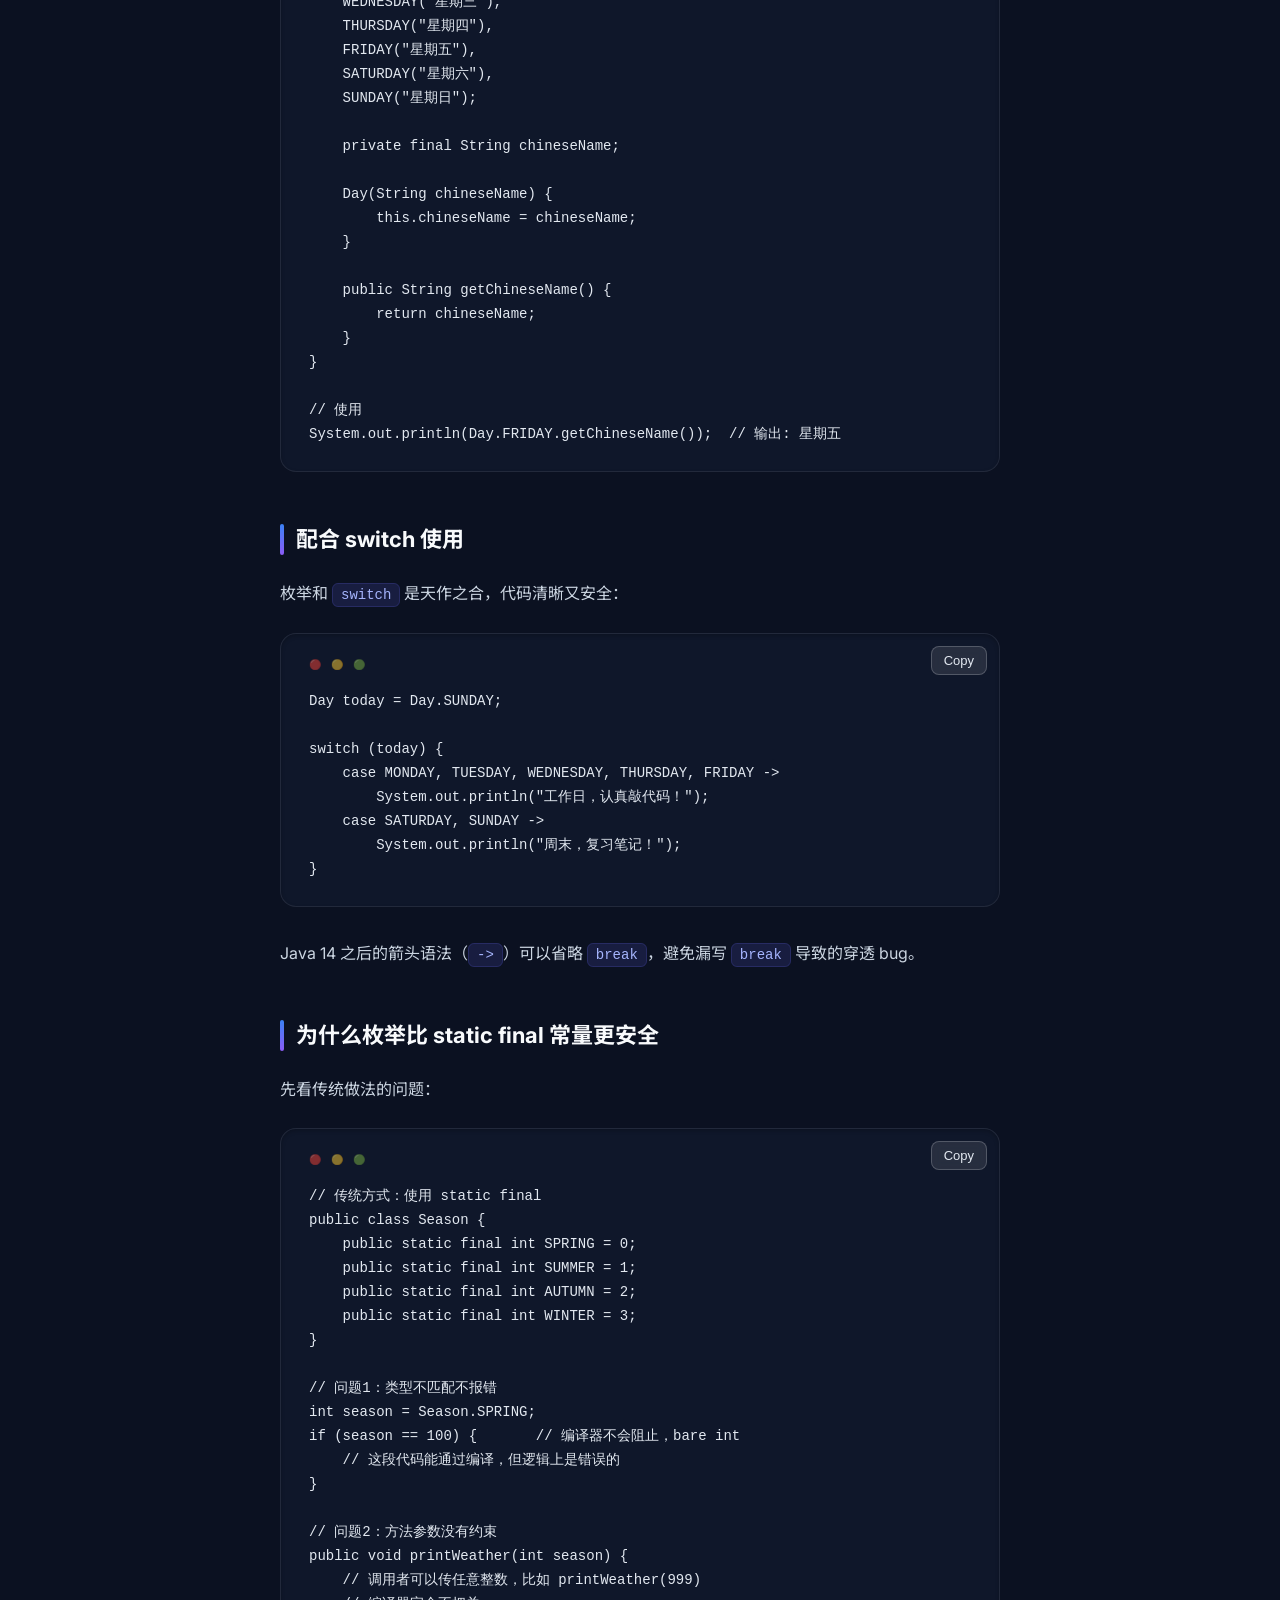
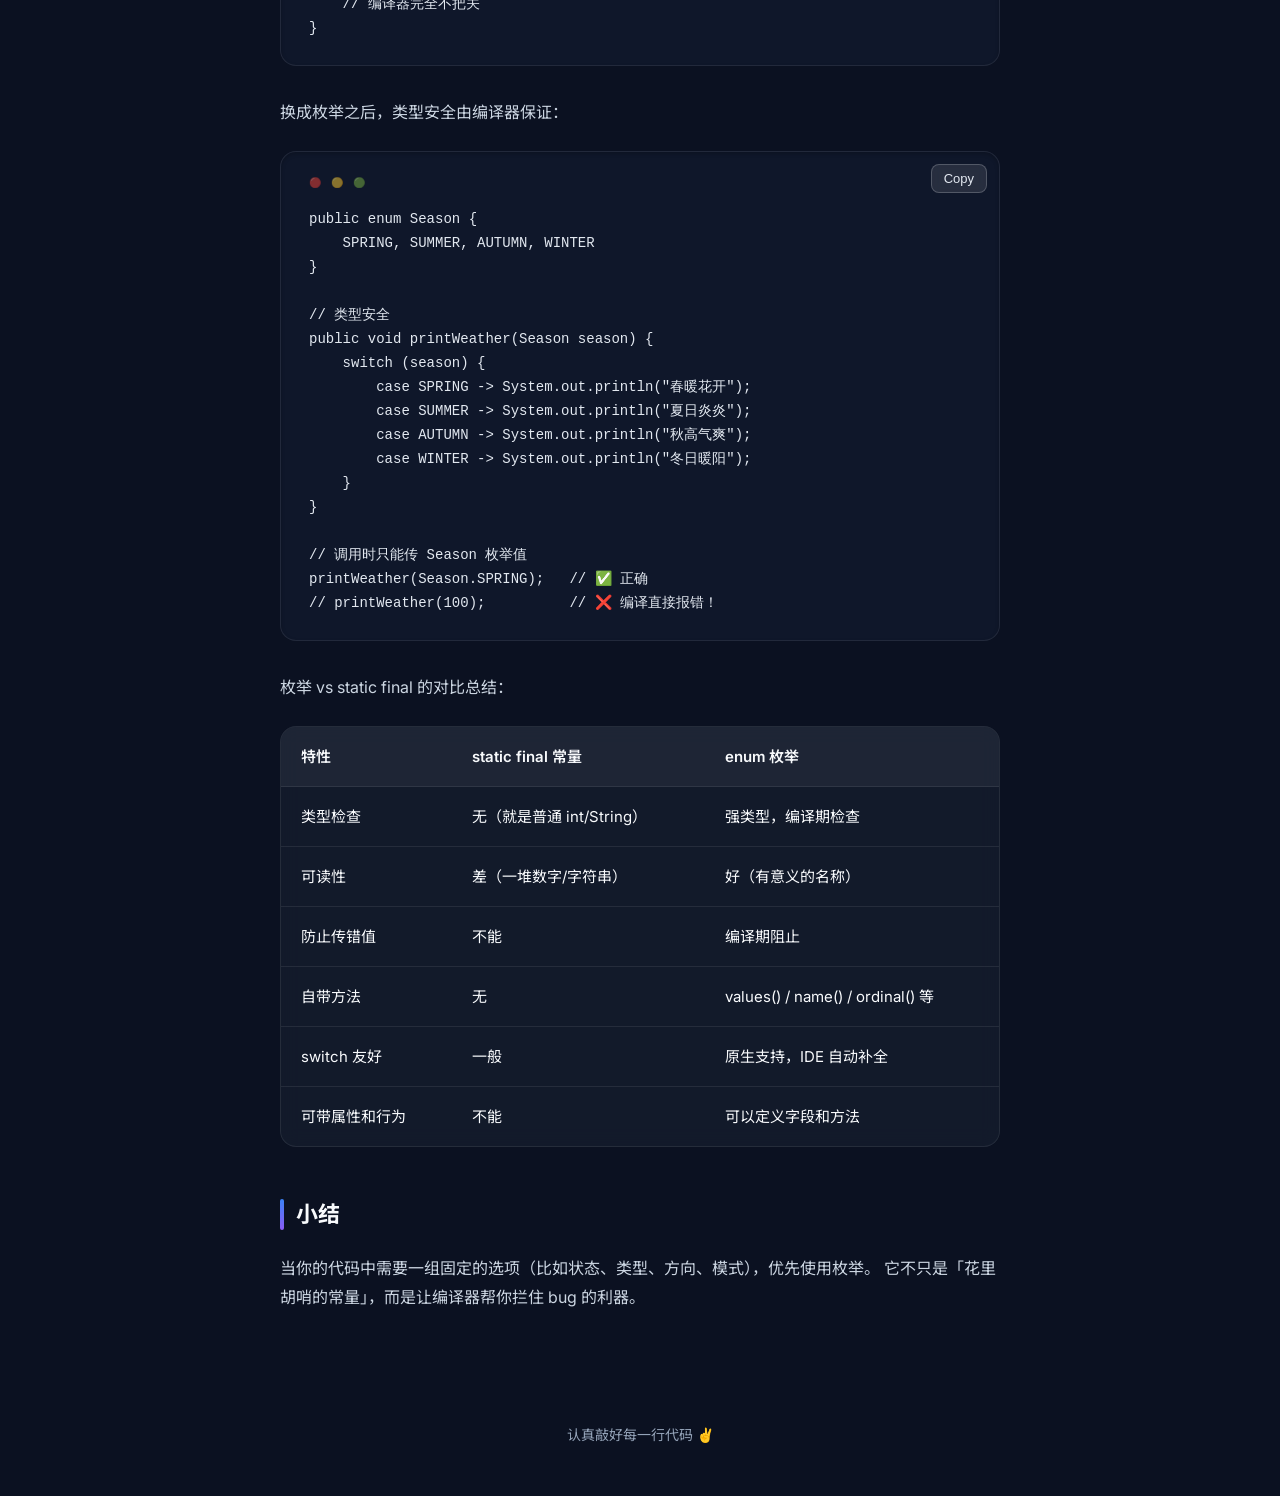
<file: notes/java-enum.html>
<!DOCTYPE html>
<html lang="zh-CN">
<head>
  <meta charset="UTF-8">
  <meta name="viewport" content="width=device-width, initial-scale=1.0">
  <title>Java 枚举（Enum）的应用场景 - Java 学习笔记</title>
  <link rel="stylesheet" href="../style.css">
</head>
<body>
  <button class="theme-toggle" id="theme-toggle" aria-label="Toggle Theme">🌞</button>
  <div class="top-bar"></div>
  <header>
    <h1>☕ 谭礼嘉的 Java 学习笔记</h1>
    <p class="subtitle">记录每一行代码的成长</p>
  </header>
  <a href="../index.html" class="back-link">← 返回笔记列表</a>

  <article>
    <h2>Java 枚举（Enum）的应用场景</h2>
    <p class="article-date">2026-05-09</p>
    <div class="article-tags">
      <span class="tag">Java</span>
      <span class="tag">进阶</span>
    </div>

    <h3>什么是枚举</h3>
    <p>
      枚举（<code>enum</code>）是 Java 中一种特殊的类，用来定义一组<strong>固定不变</strong>的常量。
      Java 的枚举比普通常量强大得多——它不只是一个数字或字符串的别名，而是真正意义上的<strong>类型安全</strong>对象。
    </p>

    <h3>基本用法</h3>
    <p>定义一个表示星期的枚举：</p>
    <pre><code>public enum Day {
    MONDAY, TUESDAY, WEDNESDAY,
    THURSDAY, FRIDAY, SATURDAY, SUNDAY
}</code></pre>

    <p>枚举的使用方式非常直观：</p>
    <pre><code>Day today = Day.MONDAY;
System.out.println(today);           // 输出: MONDAY

// 遍历所有枚举值
for (Day d : Day.values()) {
    System.out.println(d.name() + " 序号: " + d.ordinal());
}
// 输出:
// MONDAY 序号: 0
// TUESDAY 序号: 1
// ... 以此类推</code></pre>

    <p>枚举可以带属性和方法，比普通常量灵活很多：</p>
    <pre><code>public enum Day {
    MONDAY("星期一"),
    TUESDAY("星期二"),
    WEDNESDAY("星期三"),
    THURSDAY("星期四"),
    FRIDAY("星期五"),
    SATURDAY("星期六"),
    SUNDAY("星期日");

    private final String chineseName;

    Day(String chineseName) {
        this.chineseName = chineseName;
    }

    public String getChineseName() {
        return chineseName;
    }
}

// 使用
System.out.println(Day.FRIDAY.getChineseName());  // 输出: 星期五</code></pre>

    <h3>配合 switch 使用</h3>
    <p>枚举和 <code>switch</code> 是天作之合，代码清晰又安全：</p>
    <pre><code>Day today = Day.SUNDAY;

switch (today) {
    case MONDAY, TUESDAY, WEDNESDAY, THURSDAY, FRIDAY ->
        System.out.println("工作日，认真敲代码！");
    case SATURDAY, SUNDAY ->
        System.out.println("周末，复习笔记！");
}</code></pre>

    <p>Java 14 之后的箭头语法（<code>-></code>）可以省略 <code>break</code>，避免漏写 <code>break</code> 导致的穿透 bug。</p>

    <h3>为什么枚举比 static final 常量更安全</h3>
    <p>先看传统做法的问题：</p>
    <pre><code>// 传统方式：使用 static final
public class Season {
    public static final int SPRING = 0;
    public static final int SUMMER = 1;
    public static final int AUTUMN = 2;
    public static final int WINTER = 3;
}

// 问题1：类型不匹配不报错
int season = Season.SPRING;
if (season == 100) {       // 编译器不会阻止，bare int
    // 这段代码能通过编译，但逻辑上是错误的
}

// 问题2：方法参数没有约束
public void printWeather(int season) {
    // 调用者可以传任意整数，比如 printWeather(999)
    // 编译器完全不把关
}</code></pre>

    <p>换成枚举之后，类型安全由编译器保证：</p>
    <pre><code>public enum Season {
    SPRING, SUMMER, AUTUMN, WINTER
}

// 类型安全
public void printWeather(Season season) {
    switch (season) {
        case SPRING -> System.out.println("春暖花开");
        case SUMMER -> System.out.println("夏日炎炎");
        case AUTUMN -> System.out.println("秋高气爽");
        case WINTER -> System.out.println("冬日暖阳");
    }
}

// 调用时只能传 Season 枚举值
printWeather(Season.SPRING);   // ✅ 正确
// printWeather(100);          // ❌ 编译直接报错！</code></pre>

    <p>枚举 vs static final 的对比总结：</p>
    <table class="compare-table">
      <tr><th>特性</th><th>static final 常量</th><th>enum 枚举</th></tr>
      <tr><td>类型检查</td><td>无（就是普通 int/String）</td><td>强类型，编译期检查</td></tr>
      <tr><td>可读性</td><td>差（一堆数字/字符串）</td><td>好（有意义的名称）</td></tr>
      <tr><td>防止传错值</td><td>不能</td><td>编译期阻止</td></tr>
      <tr><td>自带方法</td><td>无</td><td>values() / name() / ordinal() 等</td></tr>
      <tr><td>switch 友好</td><td>一般</td><td>原生支持，IDE 自动补全</td></tr>
      <tr><td>可带属性和行为</td><td>不能</td><td>可以定义字段和方法</td></tr>
    </table>

    <h3>小结</h3>
    <p>
      当你的代码中需要一组固定的选项（比如状态、类型、方向、模式），优先使用枚举。
      它不只是「花里胡哨的常量」，而是让编译器帮你拦住 bug 的利器。
    </p>
  </article>

  <footer>
    <p>认真敲好每一行代码 ✌️</p>
  </footer>
  <button class="back-to-top" id="back-to-top" aria-label="Back to Top">⬆</button>
  <script src="notes.js"></script>
</body>
</html>
</file>
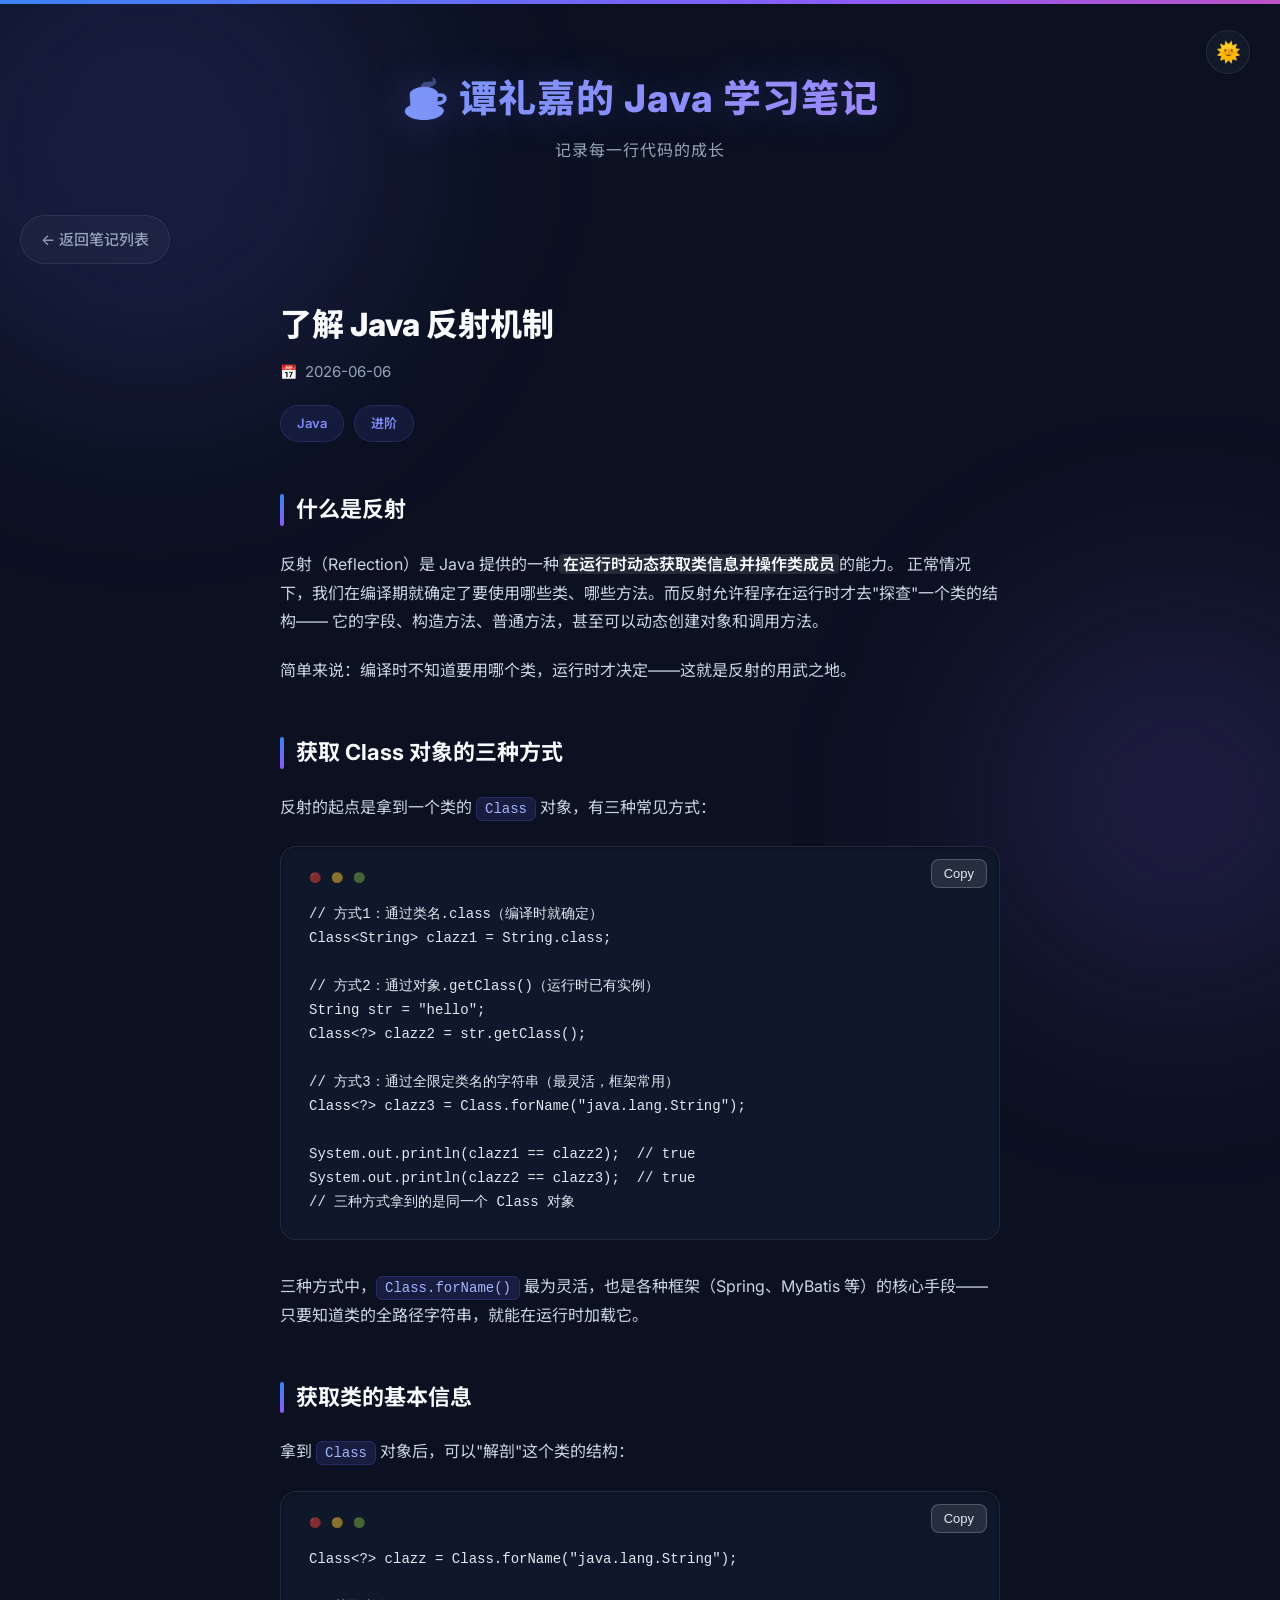
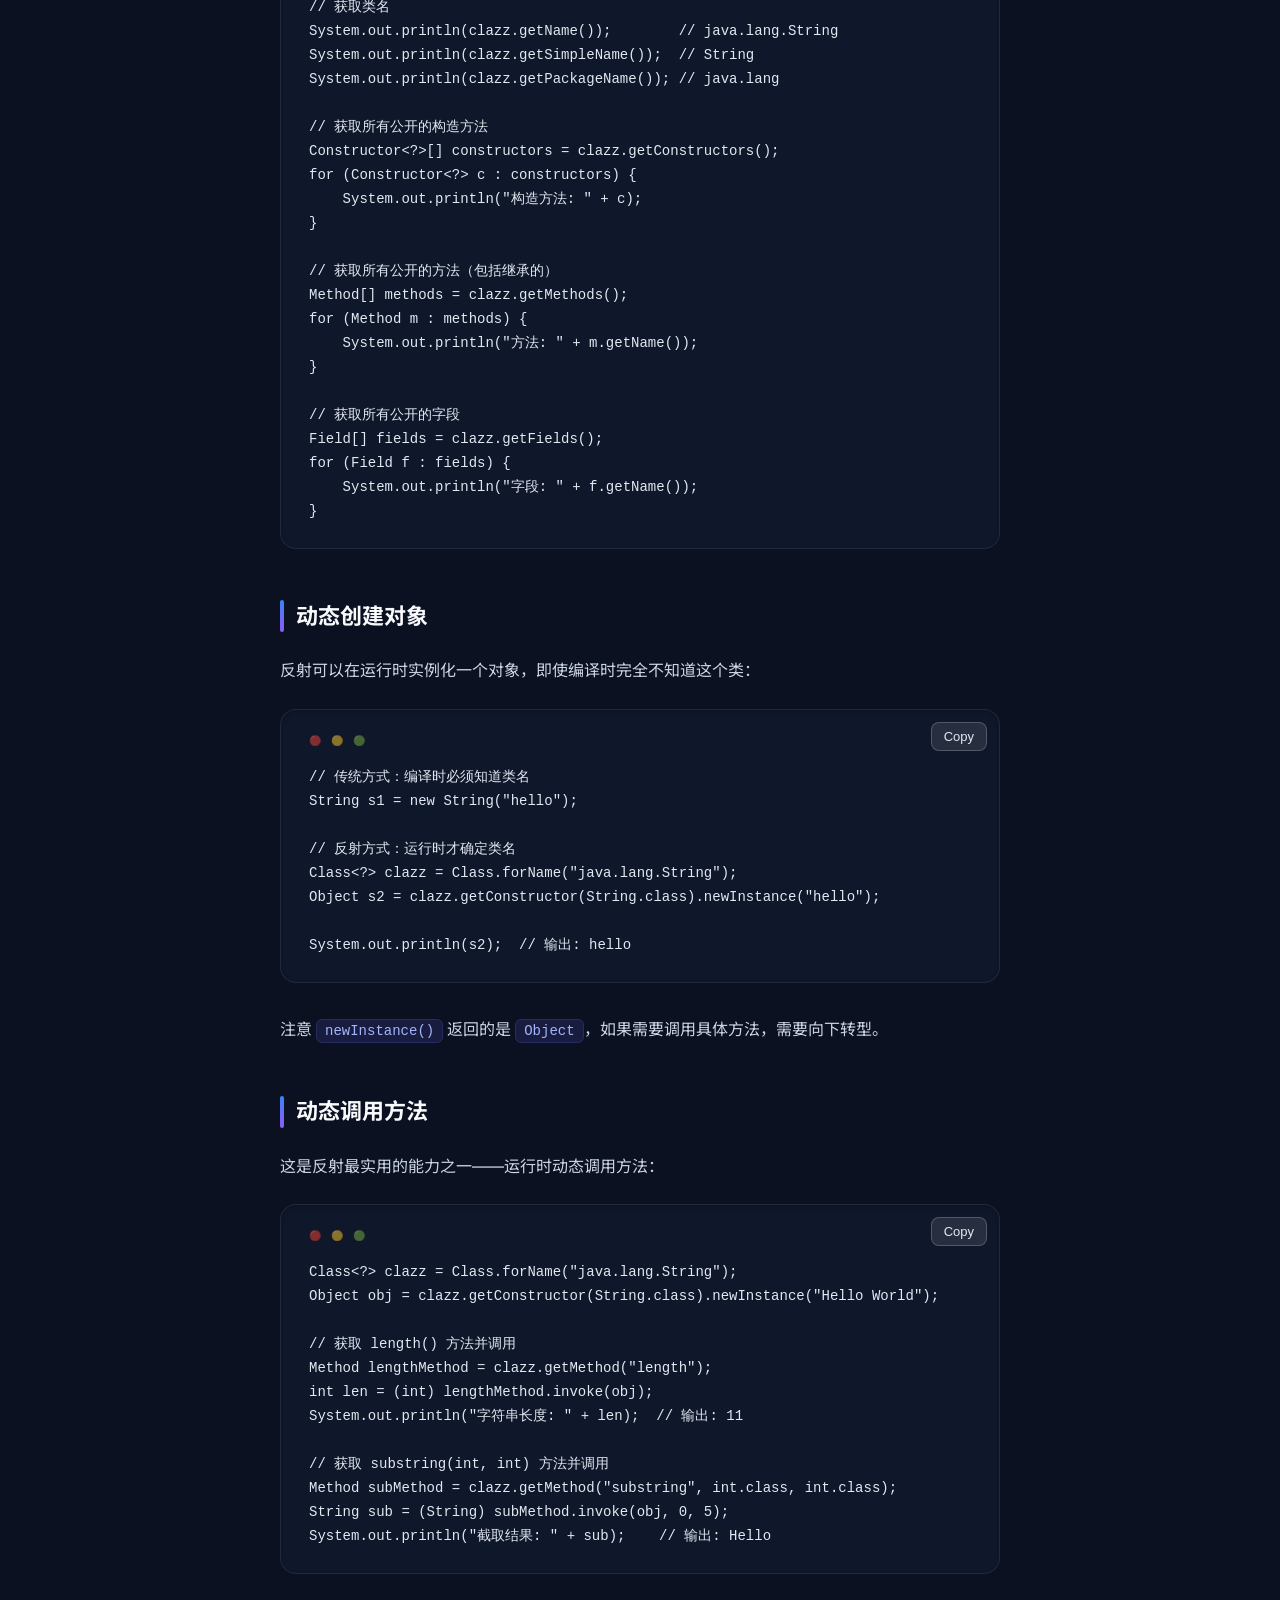
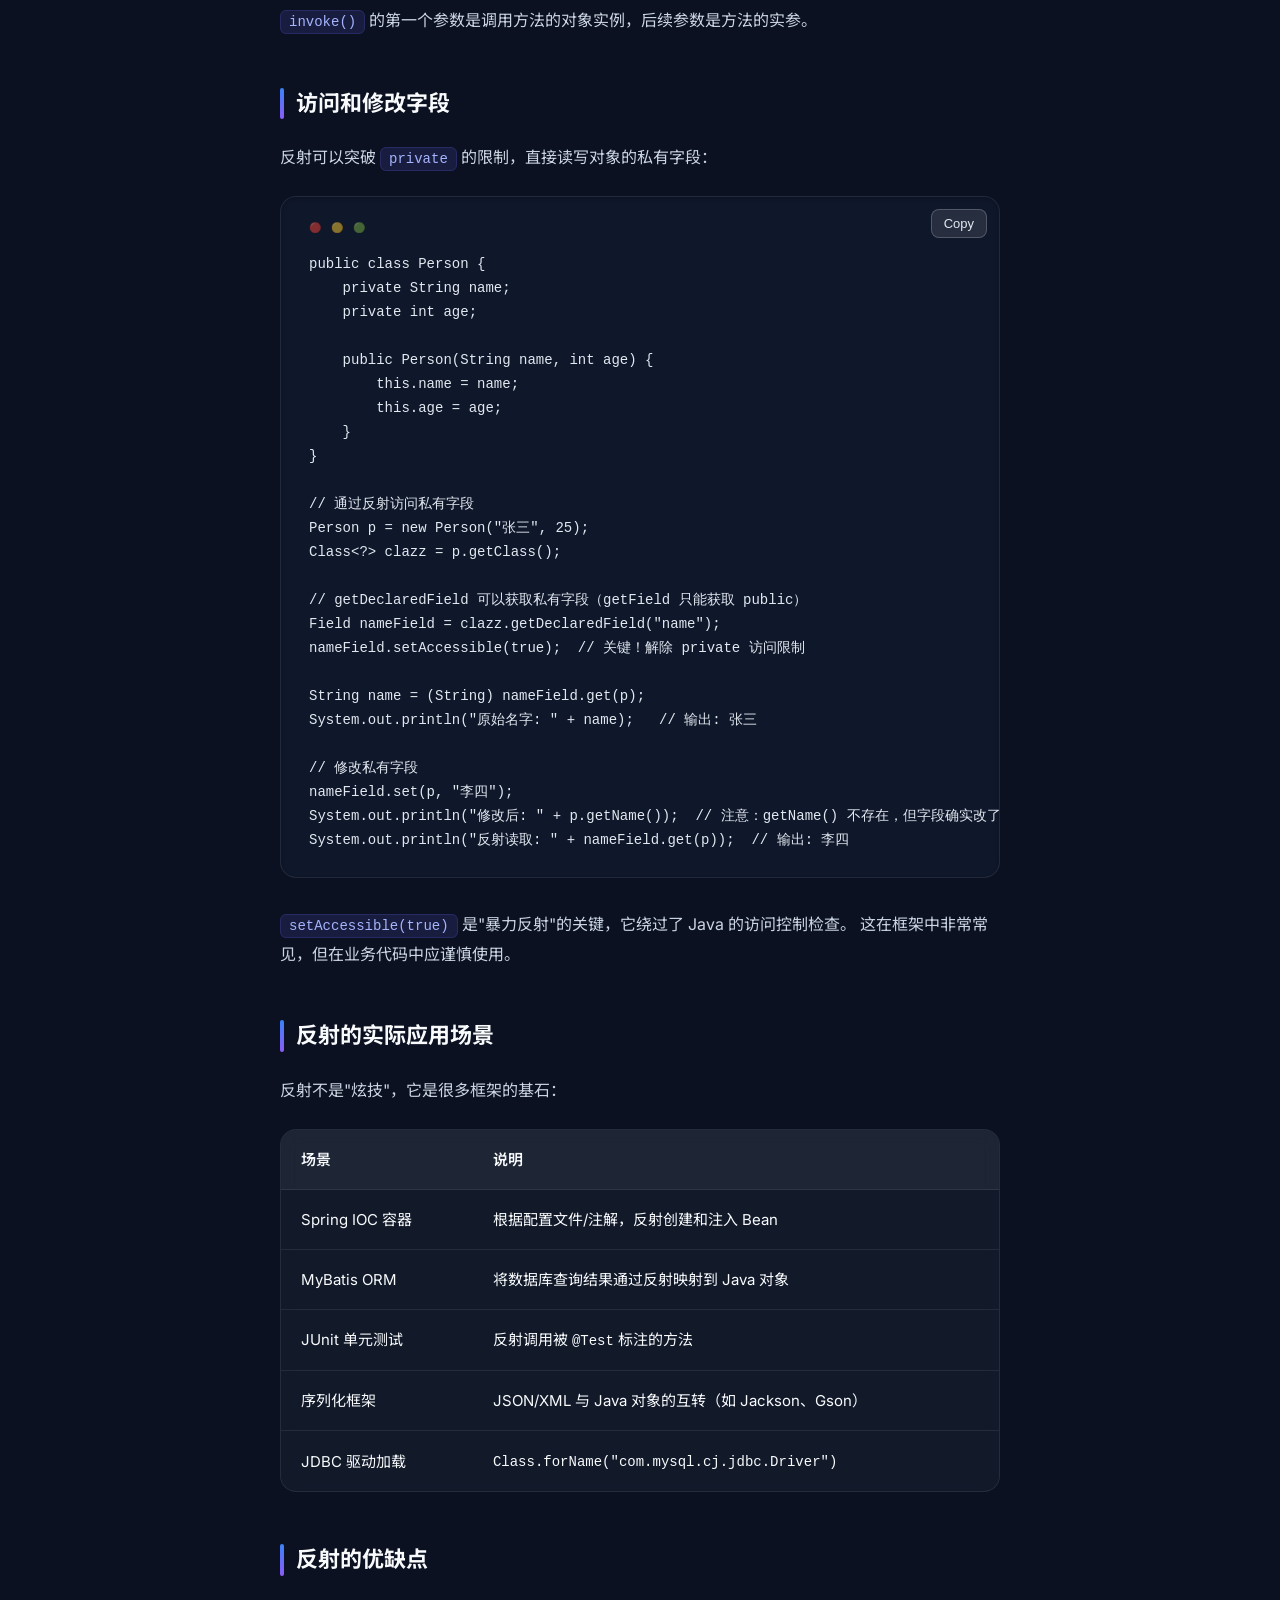
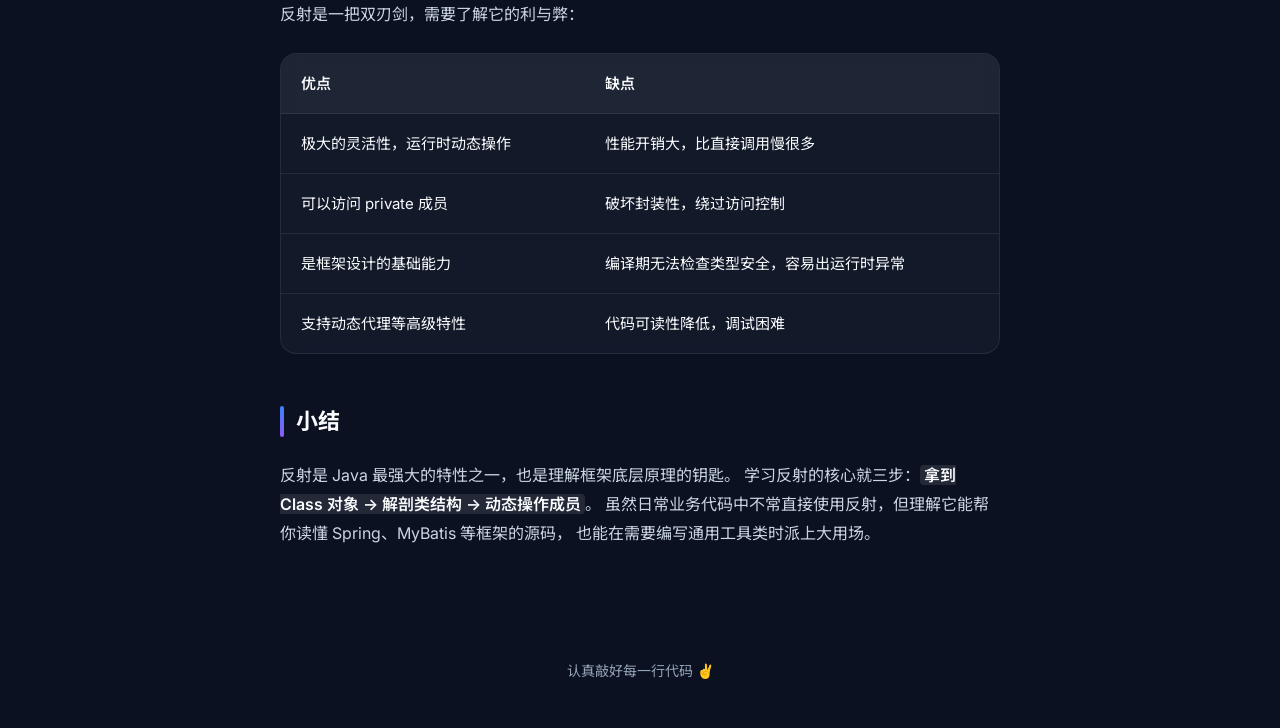
<file: notes/java-reflection.html>
<!DOCTYPE html>
<html lang="zh-CN">
<head>
  <meta charset="UTF-8">
  <meta name="viewport" content="width=device-width, initial-scale=1.0">
  <title>了解 Java 反射机制 - Java 学习笔记</title>
  <link rel="stylesheet" href="../style.css">
</head>
<body>
  <button class="theme-toggle" id="theme-toggle" aria-label="Toggle Theme">🌞</button>
  <div class="top-bar"></div>
  <header>
    <h1>☕ 谭礼嘉的 Java 学习笔记</h1>
    <p class="subtitle">记录每一行代码的成长</p>
  </header>
  <a href="../index.html" class="back-link">← 返回笔记列表</a>

  <article>
    <h2>了解 Java 反射机制</h2>
    <p class="article-date">2026-06-06</p>
    <div class="article-tags">
      <span class="tag">Java</span>
      <span class="tag">进阶</span>
    </div>

    <h3>什么是反射</h3>
    <p>
      反射（Reflection）是 Java 提供的一种<strong>在运行时动态获取类信息并操作类成员</strong>的能力。
      正常情况下，我们在编译期就确定了要使用哪些类、哪些方法。而反射允许程序在运行时才去"探查"一个类的结构——
      它的字段、构造方法、普通方法，甚至可以动态创建对象和调用方法。
    </p>
    <p>
      简单来说：编译时不知道要用哪个类，运行时才决定——这就是反射的用武之地。
    </p>

    <h3>获取 Class 对象的三种方式</h3>
    <p>反射的起点是拿到一个类的 <code>Class</code> 对象，有三种常见方式：</p>
    <pre><code>// 方式1：通过类名.class（编译时就确定）
Class&lt;String&gt; clazz1 = String.class;

// 方式2：通过对象.getClass()（运行时已有实例）
String str = "hello";
Class&lt;?&gt; clazz2 = str.getClass();

// 方式3：通过全限定类名的字符串（最灵活，框架常用）
Class&lt;?&gt; clazz3 = Class.forName("java.lang.String");

System.out.println(clazz1 == clazz2);  // true
System.out.println(clazz2 == clazz3);  // true
// 三种方式拿到的是同一个 Class 对象</code></pre>
    <p>
      三种方式中，<code>Class.forName()</code> 最为灵活，也是各种框架（Spring、MyBatis 等）的核心手段——
      只要知道类的全路径字符串，就能在运行时加载它。
    </p>

    <h3>获取类的基本信息</h3>
    <p>拿到 <code>Class</code> 对象后，可以"解剖"这个类的结构：</p>
    <pre><code>Class&lt;?&gt; clazz = Class.forName("java.lang.String");

// 获取类名
System.out.println(clazz.getName());        // java.lang.String
System.out.println(clazz.getSimpleName());  // String
System.out.println(clazz.getPackageName()); // java.lang

// 获取所有公开的构造方法
Constructor&lt;?&gt;[] constructors = clazz.getConstructors();
for (Constructor&lt;?&gt; c : constructors) {
    System.out.println("构造方法: " + c);
}

// 获取所有公开的方法（包括继承的）
Method[] methods = clazz.getMethods();
for (Method m : methods) {
    System.out.println("方法: " + m.getName());
}

// 获取所有公开的字段
Field[] fields = clazz.getFields();
for (Field f : fields) {
    System.out.println("字段: " + f.getName());
}</code></pre>

    <h3>动态创建对象</h3>
    <p>反射可以在运行时实例化一个对象，即使编译时完全不知道这个类：</p>
    <pre><code>// 传统方式：编译时必须知道类名
String s1 = new String("hello");

// 反射方式：运行时才确定类名
Class&lt;?&gt; clazz = Class.forName("java.lang.String");
Object s2 = clazz.getConstructor(String.class).newInstance("hello");

System.out.println(s2);  // 输出: hello</code></pre>
    <p>
      注意 <code>newInstance()</code> 返回的是 <code>Object</code>，如果需要调用具体方法，需要向下转型。
    </p>

    <h3>动态调用方法</h3>
    <p>这是反射最实用的能力之一——运行时动态调用方法：</p>
    <pre><code>Class&lt;?&gt; clazz = Class.forName("java.lang.String");
Object obj = clazz.getConstructor(String.class).newInstance("Hello World");

// 获取 length() 方法并调用
Method lengthMethod = clazz.getMethod("length");
int len = (int) lengthMethod.invoke(obj);
System.out.println("字符串长度: " + len);  // 输出: 11

// 获取 substring(int, int) 方法并调用
Method subMethod = clazz.getMethod("substring", int.class, int.class);
String sub = (String) subMethod.invoke(obj, 0, 5);
System.out.println("截取结果: " + sub);    // 输出: Hello</code></pre>
    <p>
      <code>invoke()</code> 的第一个参数是调用方法的对象实例，后续参数是方法的实参。
    </p>

    <h3>访问和修改字段</h3>
    <p>反射可以突破 <code>private</code> 的限制，直接读写对象的私有字段：</p>
    <pre><code>public class Person {
    private String name;
    private int age;

    public Person(String name, int age) {
        this.name = name;
        this.age = age;
    }
}

// 通过反射访问私有字段
Person p = new Person("张三", 25);
Class&lt;?&gt; clazz = p.getClass();

// getDeclaredField 可以获取私有字段（getField 只能获取 public）
Field nameField = clazz.getDeclaredField("name");
nameField.setAccessible(true);  // 关键！解除 private 访问限制

String name = (String) nameField.get(p);
System.out.println("原始名字: " + name);   // 输出: 张三

// 修改私有字段
nameField.set(p, "李四");
System.out.println("修改后: " + p.getName());  // 注意：getName() 不存在，但字段确实改了
System.out.println("反射读取: " + nameField.get(p));  // 输出: 李四</code></pre>
    <p>
      <code>setAccessible(true)</code> 是"暴力反射"的关键，它绕过了 Java 的访问控制检查。
      这在框架中非常常见，但在业务代码中应谨慎使用。
    </p>

    <h3>反射的实际应用场景</h3>
    <p>反射不是"炫技"，它是很多框架的基石：</p>
    <table class="compare-table">
      <tr><th>场景</th><th>说明</th></tr>
      <tr><td>Spring IOC 容器</td><td>根据配置文件/注解，反射创建和注入 Bean</td></tr>
      <tr><td>MyBatis ORM</td><td>将数据库查询结果通过反射映射到 Java 对象</td></tr>
      <tr><td>JUnit 单元测试</td><td>反射调用被 <code>@Test</code> 标注的方法</td></tr>
      <tr><td>序列化框架</td><td>JSON/XML 与 Java 对象的互转（如 Jackson、Gson）</td></tr>
      <tr><td>JDBC 驱动加载</td><td><code>Class.forName("com.mysql.cj.jdbc.Driver")</code></td></tr>
    </table>

    <h3>反射的优缺点</h3>
    <p>反射是一把双刃剑，需要了解它的利与弊：</p>
    <table class="compare-table">
      <tr><th>优点</th><th>缺点</th></tr>
      <tr><td>极大的灵活性，运行时动态操作</td><td>性能开销大，比直接调用慢很多</td></tr>
      <tr><td>可以访问 private 成员</td><td>破坏封装性，绕过访问控制</td></tr>
      <tr><td>是框架设计的基础能力</td><td>编译期无法检查类型安全，容易出运行时异常</td></tr>
      <tr><td>支持动态代理等高级特性</td><td>代码可读性降低，调试困难</td></tr>
    </table>

    <h3>小结</h3>
    <p>
      反射是 Java 最强大的特性之一，也是理解框架底层原理的钥匙。
      学习反射的核心就三步：<strong>拿到 Class 对象 → 解剖类结构 → 动态操作成员</strong>。
      虽然日常业务代码中不常直接使用反射，但理解它能帮你读懂 Spring、MyBatis 等框架的源码，
      也能在需要编写通用工具类时派上大用场。
    </p>
  </article>

  <footer>
    <p>认真敲好每一行代码 ✌️</p>
  </footer>
  <button class="back-to-top" id="back-to-top" aria-label="Back to Top">⬆</button>
  <script src="notes.js"></script>
</body>
</html>
</file>
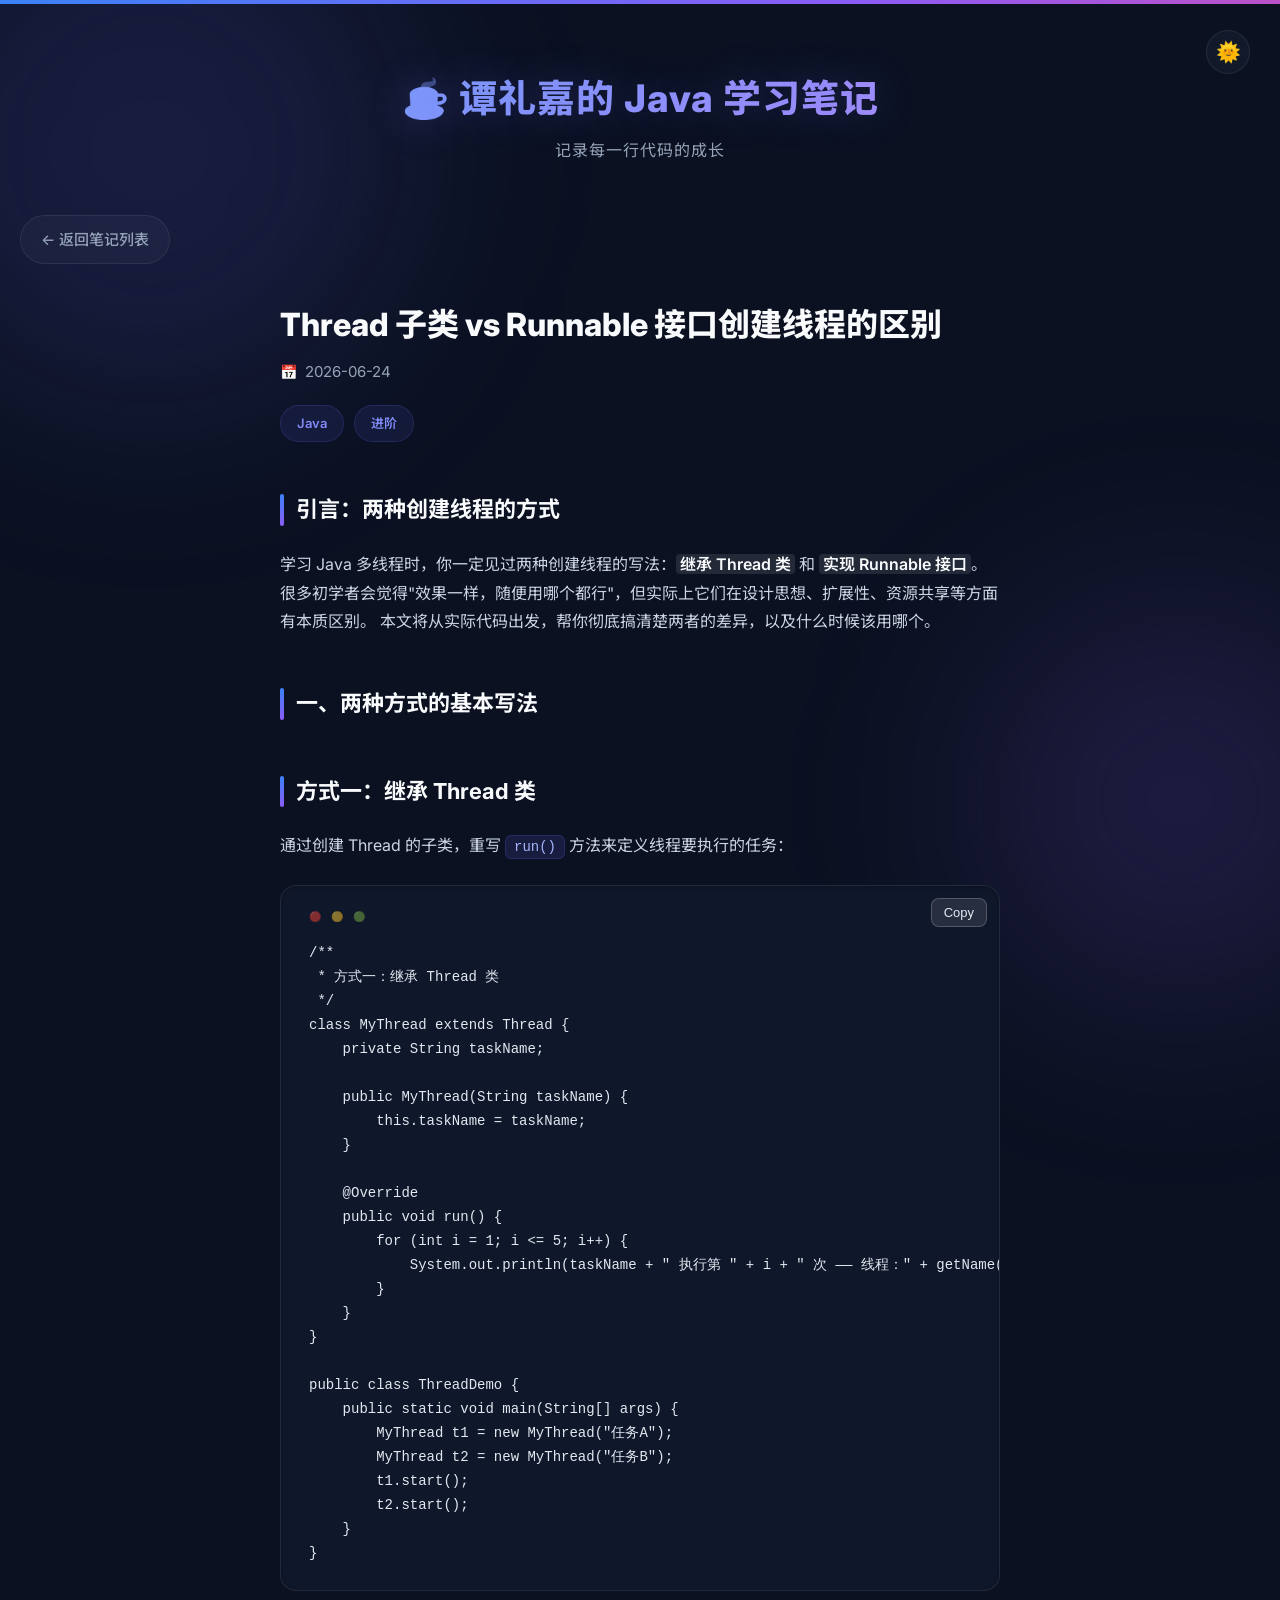
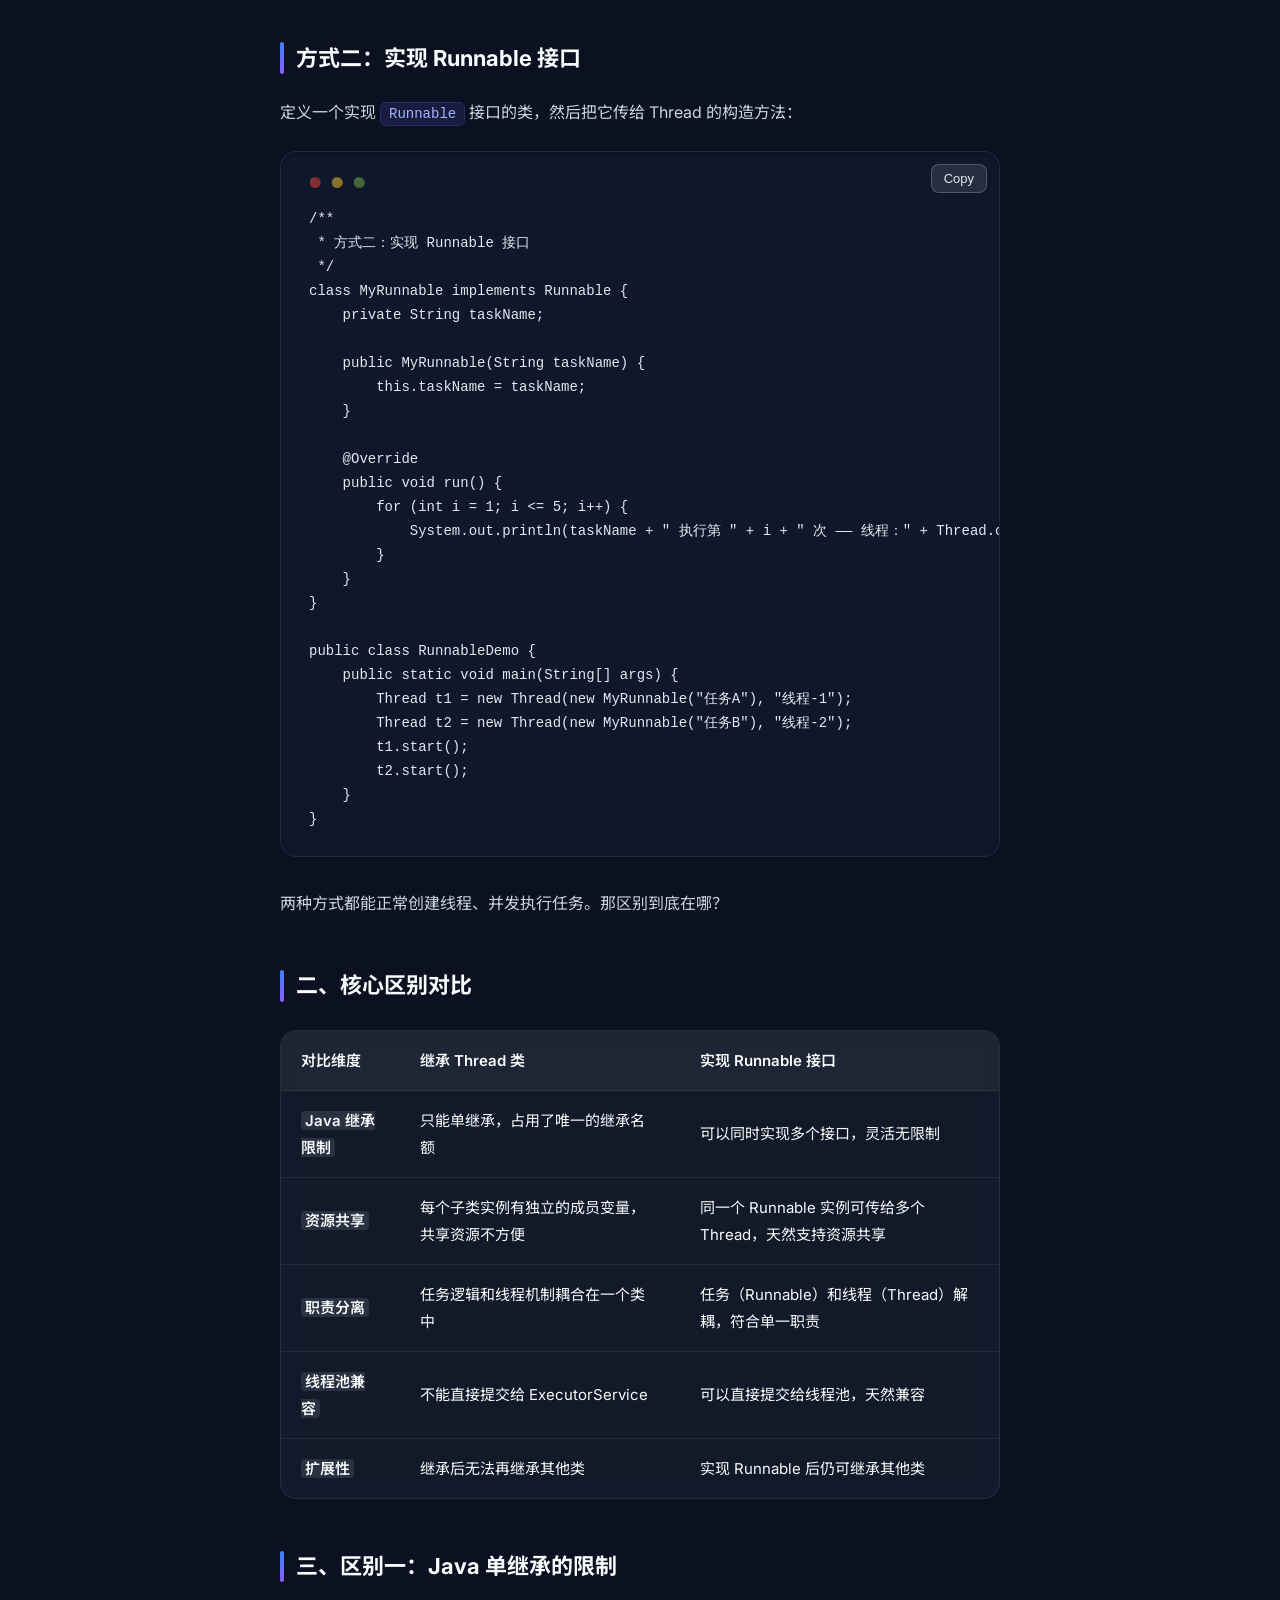
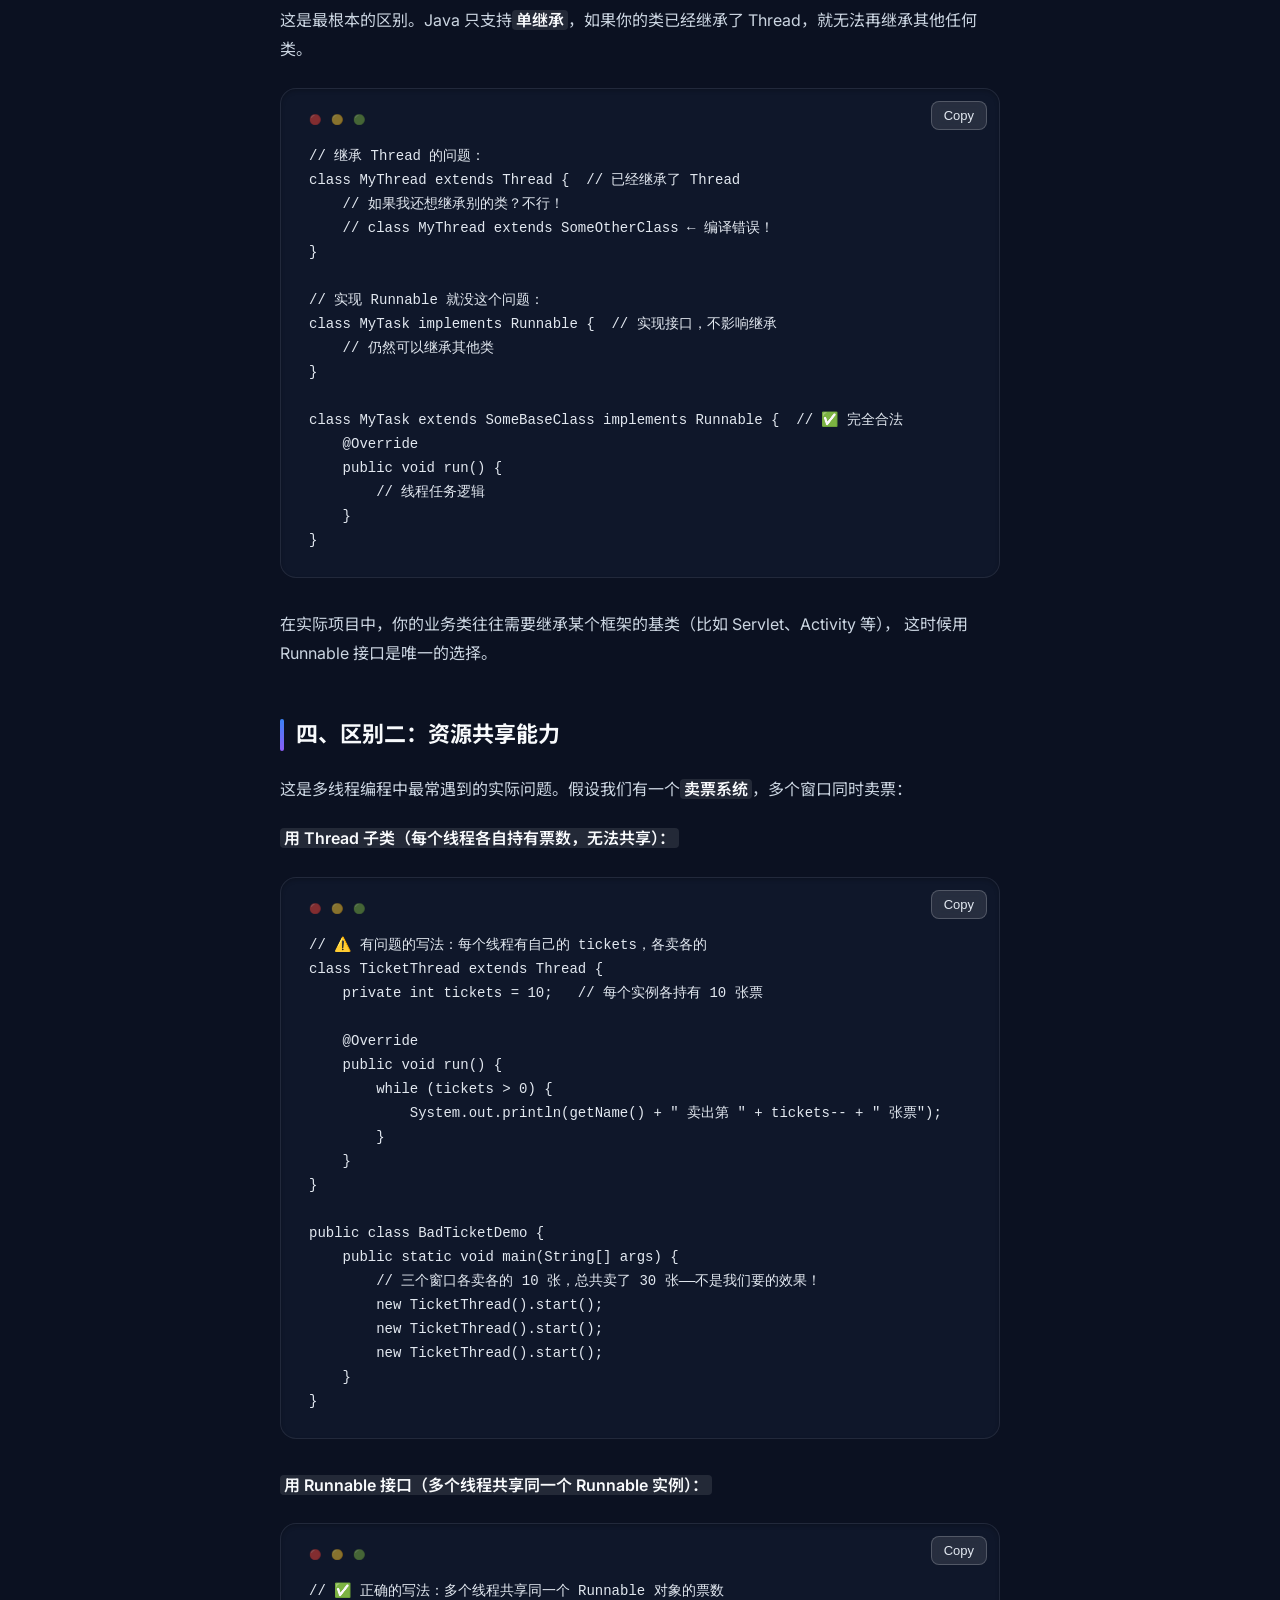
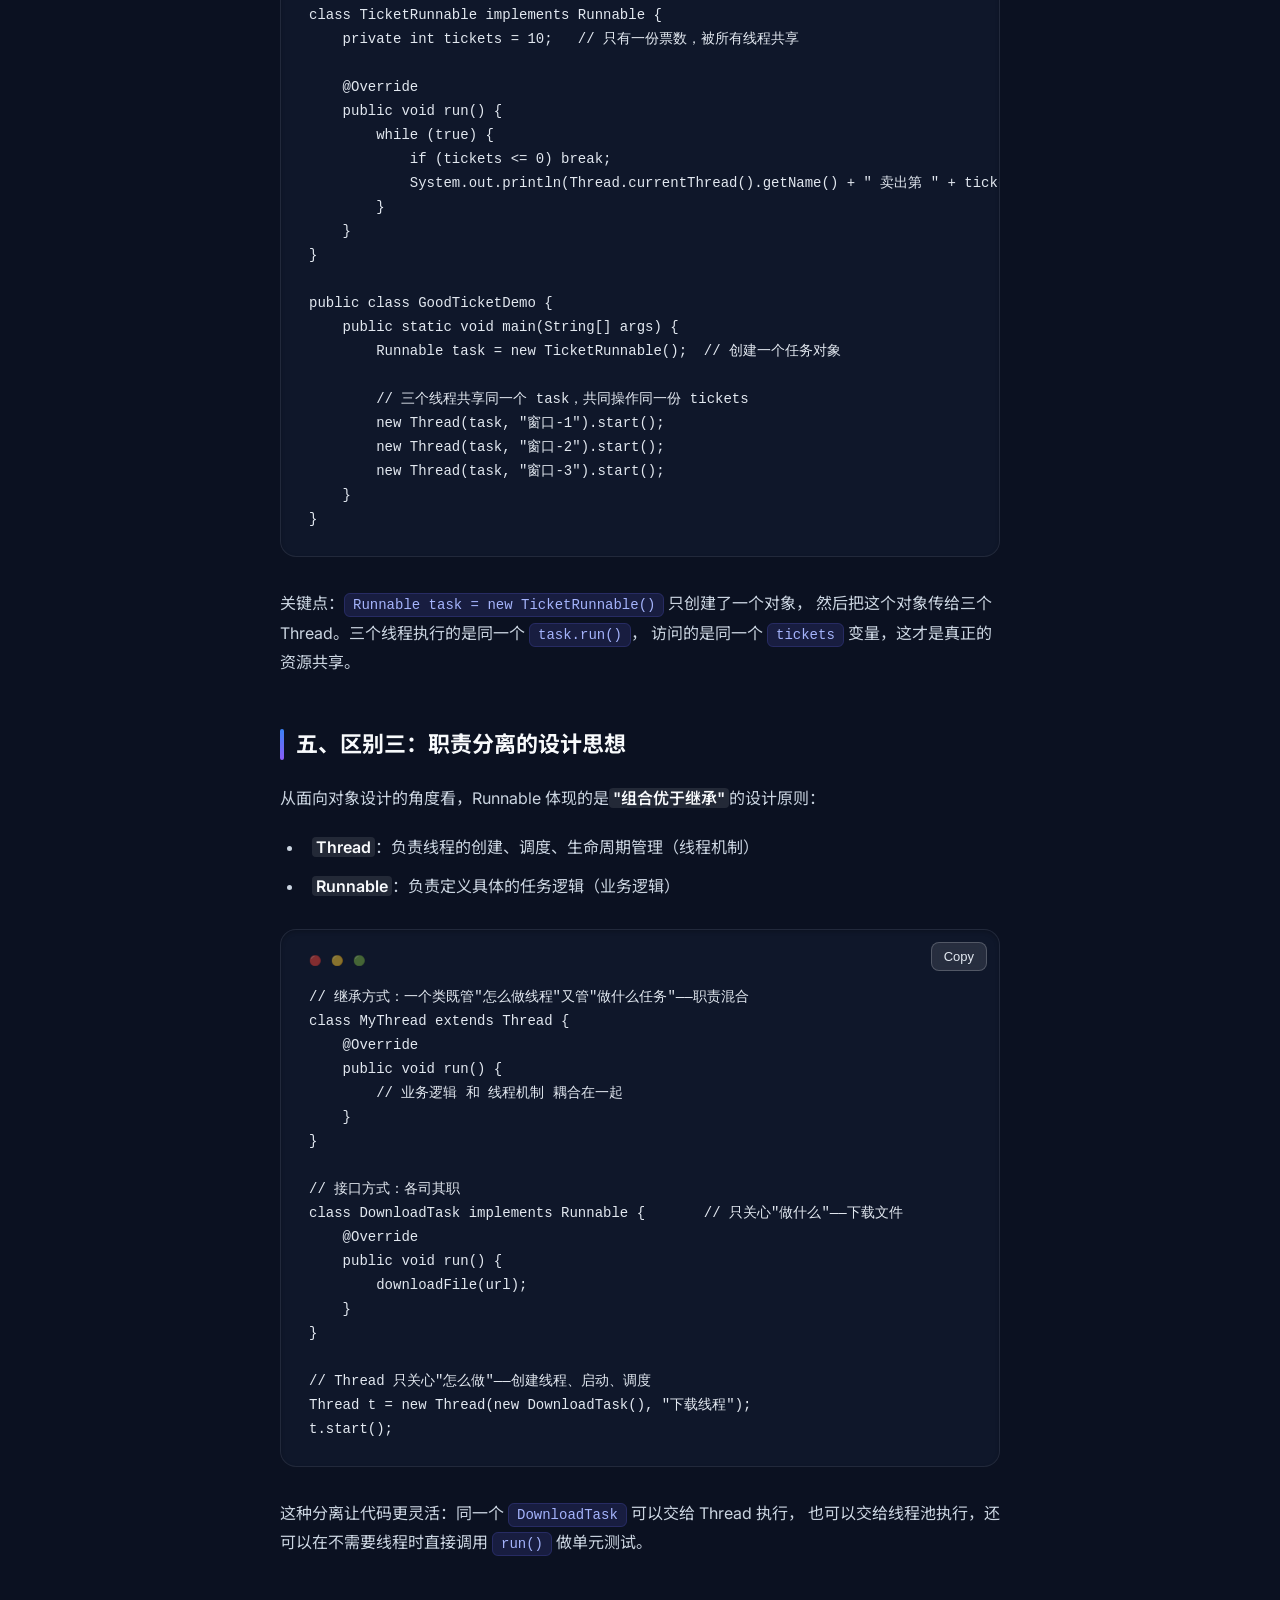
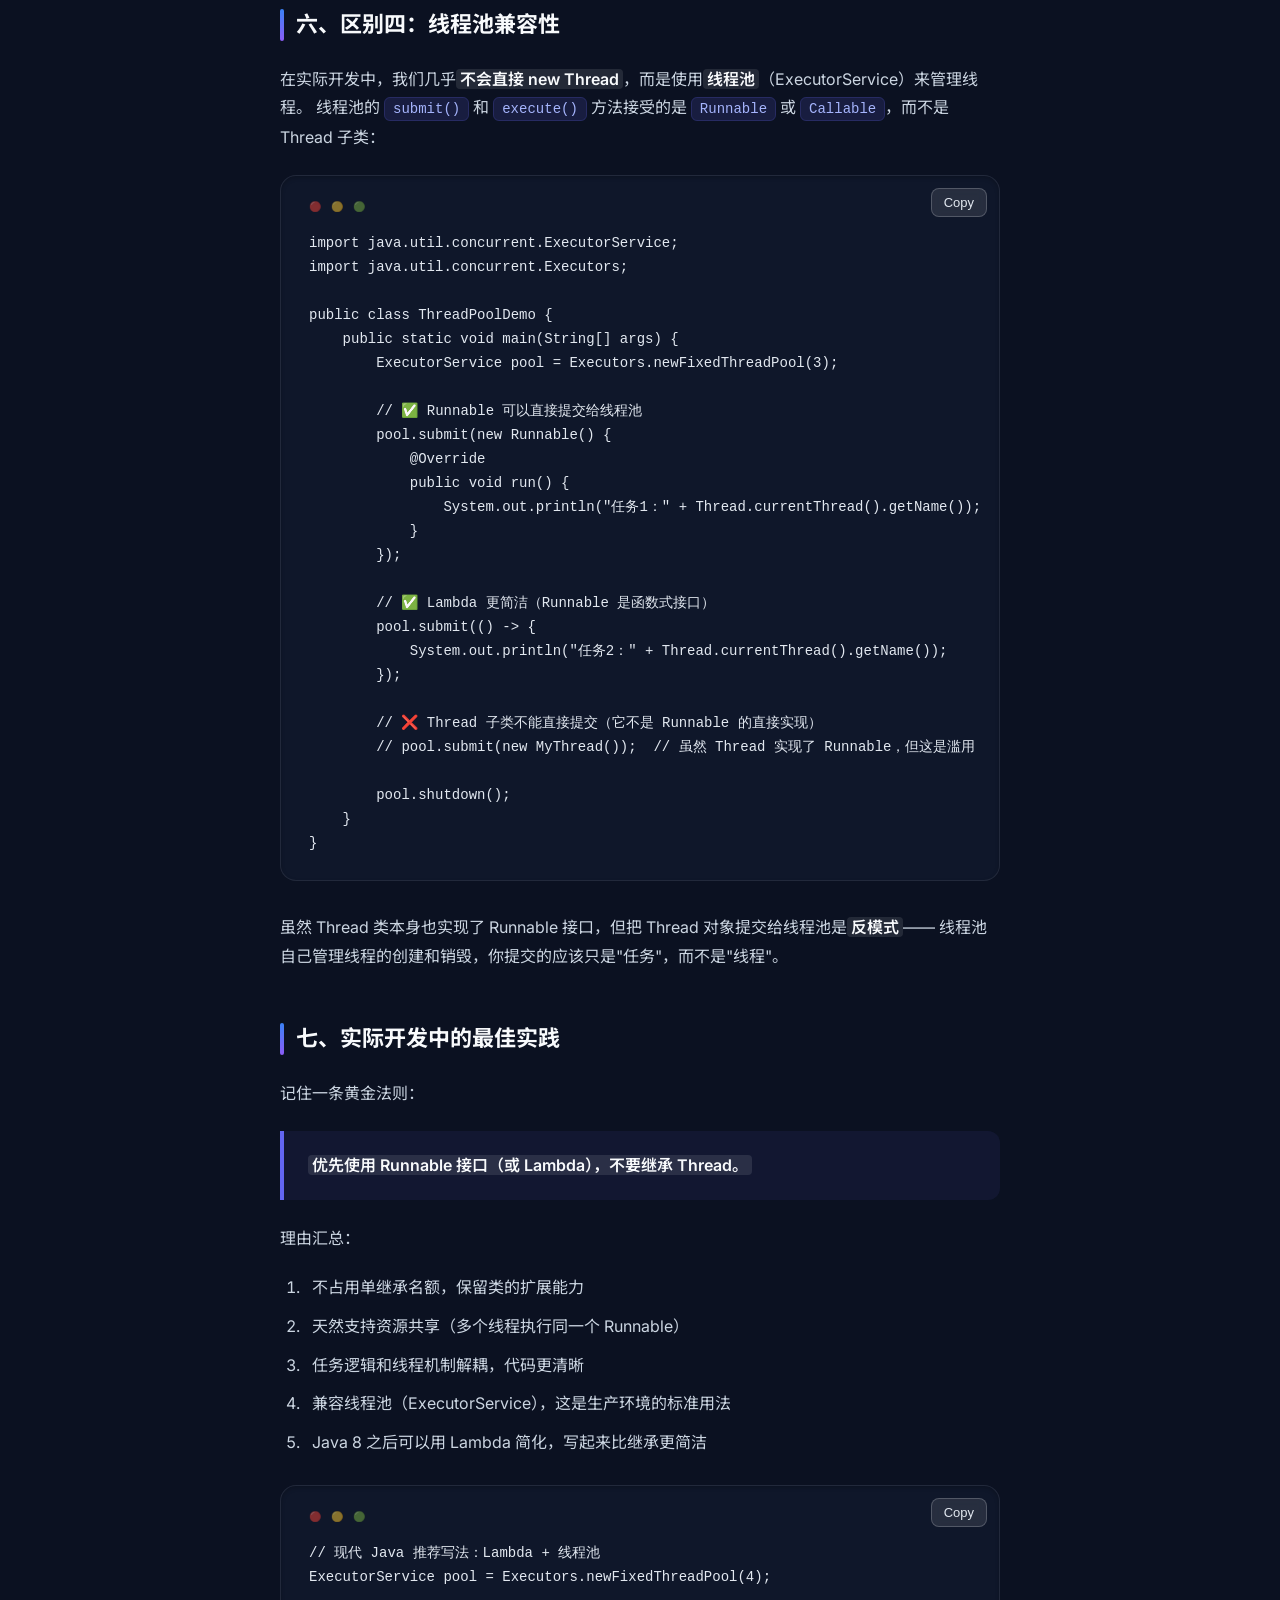
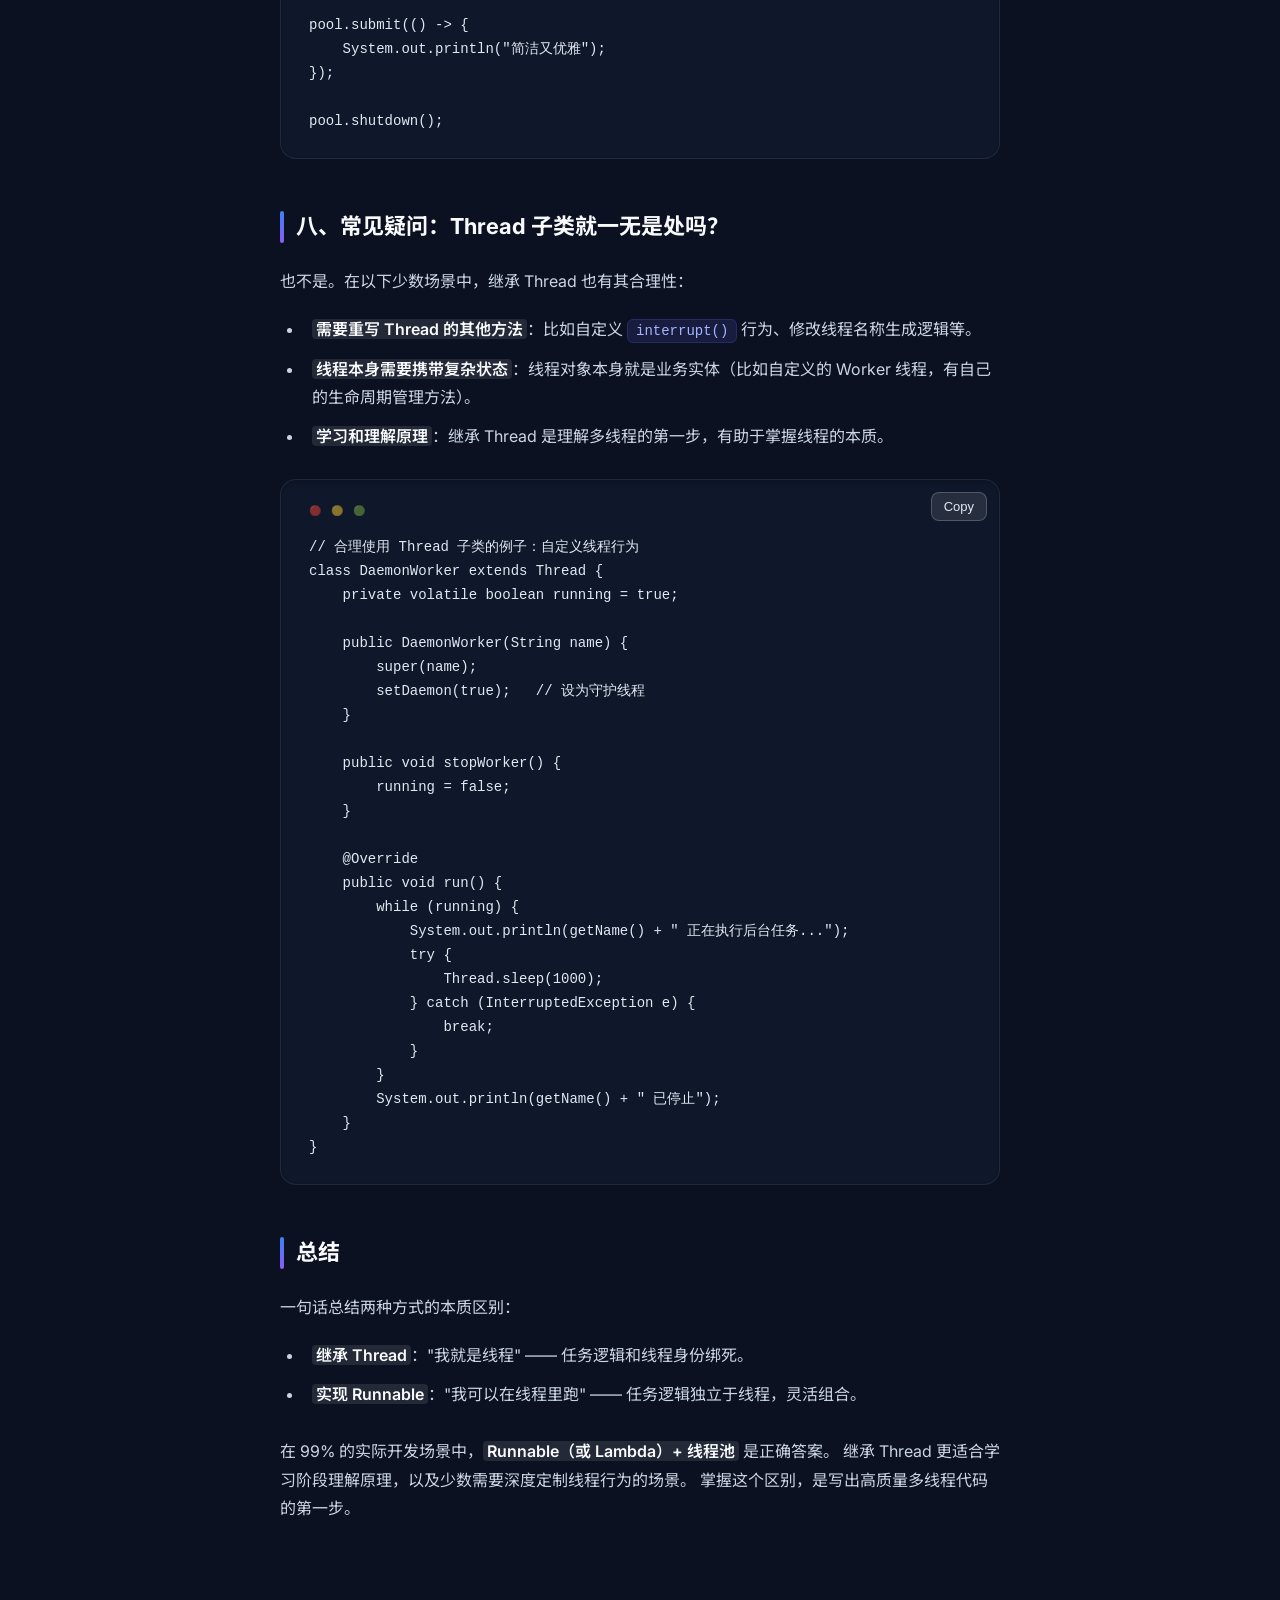
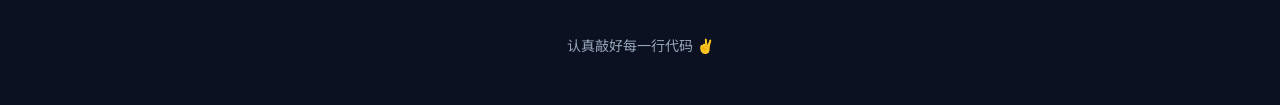
<file: notes/thread-vs-runnable.html>
<!DOCTYPE html>
<html lang="zh-CN">
<head>
  <meta charset="UTF-8">
  <meta name="viewport" content="width=device-width, initial-scale=1.0">
  <title>Thread 子类 vs Runnable 接口创建线程的区别 - Java 学习笔记</title>
  <link rel="stylesheet" href="../style.css">
</head>
<body>
  <button class="theme-toggle" id="theme-toggle" aria-label="Toggle Theme">🌞</button>
  <div class="top-bar"></div>
  <header>
    <h1>☕ 谭礼嘉的 Java 学习笔记</h1>
    <p class="subtitle">记录每一行代码的成长</p>
  </header>
  <a href="../index.html" class="back-link">← 返回笔记列表</a>

  <article>
    <h2>Thread 子类 vs Runnable 接口创建线程的区别</h2>
    <p class="article-date">2026-06-24</p>
    <div class="article-tags">
      <span class="tag">Java</span>
      <span class="tag">进阶</span>
    </div>

    <h3>引言：两种创建线程的方式</h3>
    <p>
      学习 Java 多线程时，你一定见过两种创建线程的写法：<strong>继承 Thread 类</strong> 和 <strong>实现 Runnable 接口</strong>。
      很多初学者会觉得"效果一样，随便用哪个都行"，但实际上它们在设计思想、扩展性、资源共享等方面有本质区别。
      本文将从实际代码出发，帮你彻底搞清楚两者的差异，以及什么时候该用哪个。
    </p>

    <h3>一、两种方式的基本写法</h3>

    <h3>方式一：继承 Thread 类</h3>
    <p>通过创建 Thread 的子类，重写 <code>run()</code> 方法来定义线程要执行的任务：</p>
    <pre><code>/**
 * 方式一：继承 Thread 类
 */
class MyThread extends Thread {
    private String taskName;

    public MyThread(String taskName) {
        this.taskName = taskName;
    }

    @Override
    public void run() {
        for (int i = 1; i <= 5; i++) {
            System.out.println(taskName + " 执行第 " + i + " 次 —— 线程：" + getName());
        }
    }
}

public class ThreadDemo {
    public static void main(String[] args) {
        MyThread t1 = new MyThread("任务A");
        MyThread t2 = new MyThread("任务B");
        t1.start();
        t2.start();
    }
}</code></pre>

    <h3>方式二：实现 Runnable 接口</h3>
    <p>定义一个实现 <code>Runnable</code> 接口的类，然后把它传给 Thread 的构造方法：</p>
    <pre><code>/**
 * 方式二：实现 Runnable 接口
 */
class MyRunnable implements Runnable {
    private String taskName;

    public MyRunnable(String taskName) {
        this.taskName = taskName;
    }

    @Override
    public void run() {
        for (int i = 1; i <= 5; i++) {
            System.out.println(taskName + " 执行第 " + i + " 次 —— 线程：" + Thread.currentThread().getName());
        }
    }
}

public class RunnableDemo {
    public static void main(String[] args) {
        Thread t1 = new Thread(new MyRunnable("任务A"), "线程-1");
        Thread t2 = new Thread(new MyRunnable("任务B"), "线程-2");
        t1.start();
        t2.start();
    }
}</code></pre>

    <p>两种方式都能正常创建线程、并发执行任务。那区别到底在哪？</p>

    <h3>二、核心区别对比</h3>

    <table class="compare-table">
      <thead>
        <tr>
          <th>对比维度</th>
          <th>继承 Thread 类</th>
          <th>实现 Runnable 接口</th>
        </tr>
      </thead>
      <tbody>
        <tr>
          <td><strong>Java 继承限制</strong></td>
          <td>只能单继承，占用了唯一的继承名额</td>
          <td>可以同时实现多个接口，灵活无限制</td>
        </tr>
        <tr>
          <td><strong>资源共享</strong></td>
          <td>每个子类实例有独立的成员变量，共享资源不方便</td>
          <td>同一个 Runnable 实例可传给多个 Thread，天然支持资源共享</td>
        </tr>
        <tr>
          <td><strong>职责分离</strong></td>
          <td>任务逻辑和线程机制耦合在一个类中</td>
          <td>任务（Runnable）和线程（Thread）解耦，符合单一职责</td>
        </tr>
        <tr>
          <td><strong>线程池兼容</strong></td>
          <td>不能直接提交给 ExecutorService</td>
          <td>可以直接提交给线程池，天然兼容</td>
        </tr>
        <tr>
          <td><strong>扩展性</strong></td>
          <td>继承后无法再继承其他类</td>
          <td>实现 Runnable 后仍可继承其他类</td>
        </tr>
      </tbody>
    </table>

    <h3>三、区别一：Java 单继承的限制</h3>
    <p>
      这是最根本的区别。Java 只支持<strong>单继承</strong>，如果你的类已经继承了 Thread，就无法再继承其他任何类。
    </p>
    <pre><code>// 继承 Thread 的问题：
class MyThread extends Thread {  // 已经继承了 Thread
    // 如果我还想继承别的类？不行！
    // class MyThread extends SomeOtherClass ← 编译错误！
}

// 实现 Runnable 就没这个问题：
class MyTask implements Runnable {  // 实现接口，不影响继承
    // 仍然可以继承其他类
}

class MyTask extends SomeBaseClass implements Runnable {  // ✅ 完全合法
    @Override
    public void run() {
        // 线程任务逻辑
    }
}</code></pre>
    <p>
      在实际项目中，你的业务类往往需要继承某个框架的基类（比如 Servlet、Activity 等），
      这时候用 Runnable 接口是唯一的选择。
    </p>

    <h3>四、区别二：资源共享能力</h3>
    <p>
      这是多线程编程中最常遇到的实际问题。假设我们有一个<strong>卖票系统</strong>，多个窗口同时卖票：
    </p>

    <p><strong>用 Thread 子类（每个线程各自持有票数，无法共享）：</strong></p>
    <pre><code>// ⚠️ 有问题的写法：每个线程有自己的 tickets，各卖各的
class TicketThread extends Thread {
    private int tickets = 10;   // 每个实例各持有 10 张票

    @Override
    public void run() {
        while (tickets > 0) {
            System.out.println(getName() + " 卖出第 " + tickets-- + " 张票");
        }
    }
}

public class BadTicketDemo {
    public static void main(String[] args) {
        // 三个窗口各卖各的 10 张，总共卖了 30 张——不是我们要的效果！
        new TicketThread().start();
        new TicketThread().start();
        new TicketThread().start();
    }
}</code></pre>

    <p><strong>用 Runnable 接口（多个线程共享同一个 Runnable 实例）：</strong></p>
    <pre><code>// ✅ 正确的写法：多个线程共享同一个 Runnable 对象的票数
class TicketRunnable implements Runnable {
    private int tickets = 10;   // 只有一份票数，被所有线程共享

    @Override
    public void run() {
        while (true) {
            if (tickets <= 0) break;
            System.out.println(Thread.currentThread().getName() + " 卖出第 " + tickets-- + " 张票");
        }
    }
}

public class GoodTicketDemo {
    public static void main(String[] args) {
        Runnable task = new TicketRunnable();  // 创建一个任务对象

        // 三个线程共享同一个 task，共同操作同一份 tickets
        new Thread(task, "窗口-1").start();
        new Thread(task, "窗口-2").start();
        new Thread(task, "窗口-3").start();
    }
}</code></pre>
    <p>
      关键点：<code>Runnable task = new TicketRunnable()</code> 只创建了一个对象，
      然后把这个对象传给三个 Thread。三个线程执行的是同一个 <code>task.run()</code>，
      访问的是同一个 <code>tickets</code> 变量，这才是真正的资源共享。
    </p>

    <h3>五、区别三：职责分离的设计思想</h3>
    <p>
      从面向对象设计的角度看，Runnable 体现的是<strong>"组合优于继承"</strong>的设计原则：
    </p>
    <ul>
      <li><strong>Thread</strong>：负责线程的创建、调度、生命周期管理（线程机制）</li>
      <li><strong>Runnable</strong>：负责定义具体的任务逻辑（业务逻辑）</li>
    </ul>
    <pre><code>// 继承方式：一个类既管"怎么做线程"又管"做什么任务"——职责混合
class MyThread extends Thread {
    @Override
    public void run() {
        // 业务逻辑 和 线程机制 耦合在一起
    }
}

// 接口方式：各司其职
class DownloadTask implements Runnable {       // 只关心"做什么"——下载文件
    @Override
    public void run() {
        downloadFile(url);
    }
}

// Thread 只关心"怎么做"——创建线程、启动、调度
Thread t = new Thread(new DownloadTask(), "下载线程");
t.start();</code></pre>
    <p>
      这种分离让代码更灵活：同一个 <code>DownloadTask</code> 可以交给 Thread 执行，
      也可以交给线程池执行，还可以在不需要线程时直接调用 <code>run()</code> 做单元测试。
    </p>

    <h3>六、区别四：线程池兼容性</h3>
    <p>
      在实际开发中，我们几乎<strong>不会直接 new Thread</strong>，而是使用<strong>线程池</strong>（ExecutorService）来管理线程。
      线程池的 <code>submit()</code> 和 <code>execute()</code> 方法接受的是 <code>Runnable</code> 或 <code>Callable</code>，而不是 Thread 子类：
    </p>
    <pre><code>import java.util.concurrent.ExecutorService;
import java.util.concurrent.Executors;

public class ThreadPoolDemo {
    public static void main(String[] args) {
        ExecutorService pool = Executors.newFixedThreadPool(3);

        // ✅ Runnable 可以直接提交给线程池
        pool.submit(new Runnable() {
            @Override
            public void run() {
                System.out.println("任务1：" + Thread.currentThread().getName());
            }
        });

        // ✅ Lambda 更简洁（Runnable 是函数式接口）
        pool.submit(() -> {
            System.out.println("任务2：" + Thread.currentThread().getName());
        });

        // ❌ Thread 子类不能直接提交（它不是 Runnable 的直接实现）
        // pool.submit(new MyThread());  // 虽然 Thread 实现了 Runnable，但这是滥用

        pool.shutdown();
    }
}</code></pre>
    <p>
      虽然 Thread 类本身也实现了 Runnable 接口，但把 Thread 对象提交给线程池是<strong>反模式</strong>——
      线程池自己管理线程的创建和销毁，你提交的应该只是"任务"，而不是"线程"。
    </p>

    <h3>七、实际开发中的最佳实践</h3>
    <p>记住一条黄金法则：</p>
    <blockquote style="padding: 20px 24px; border-left: 4px solid #6366f1; background: rgba(99,102,241,0.08); border-radius: 0 12px 12px 0; margin: 24px 0;">
      <strong>优先使用 Runnable 接口（或 Lambda），不要继承 Thread。</strong>
    </blockquote>
    <p>理由汇总：</p>
    <ol>
      <li>不占用单继承名额，保留类的扩展能力</li>
      <li>天然支持资源共享（多个线程执行同一个 Runnable）</li>
      <li>任务逻辑和线程机制解耦，代码更清晰</li>
      <li>兼容线程池（ExecutorService），这是生产环境的标准用法</li>
      <li>Java 8 之后可以用 Lambda 简化，写起来比继承更简洁</li>
    </ol>
    <pre><code>// 现代 Java 推荐写法：Lambda + 线程池
ExecutorService pool = Executors.newFixedThreadPool(4);

pool.submit(() -> {
    System.out.println("简洁又优雅");
});

pool.shutdown();</code></pre>

    <h3>八、常见疑问：Thread 子类就一无是处吗？</h3>
    <p>也不是。在以下少数场景中，继承 Thread 也有其合理性：</p>
    <ul>
      <li><strong>需要重写 Thread 的其他方法</strong>：比如自定义 <code>interrupt()</code> 行为、修改线程名称生成逻辑等。</li>
      <li><strong>线程本身需要携带复杂状态</strong>：线程对象本身就是业务实体（比如自定义的 Worker 线程，有自己的生命周期管理方法）。</li>
      <li><strong>学习和理解原理</strong>：继承 Thread 是理解多线程的第一步，有助于掌握线程的本质。</li>
    </ul>
    <pre><code>// 合理使用 Thread 子类的例子：自定义线程行为
class DaemonWorker extends Thread {
    private volatile boolean running = true;

    public DaemonWorker(String name) {
        super(name);
        setDaemon(true);   // 设为守护线程
    }

    public void stopWorker() {
        running = false;
    }

    @Override
    public void run() {
        while (running) {
            System.out.println(getName() + " 正在执行后台任务...");
            try {
                Thread.sleep(1000);
            } catch (InterruptedException e) {
                break;
            }
        }
        System.out.println(getName() + " 已停止");
    }
}</code></pre>

    <h3>总结</h3>
    <p>一句话总结两种方式的本质区别：</p>
    <ul>
      <li><strong>继承 Thread</strong>："我就是线程" —— 任务逻辑和线程身份绑死。</li>
      <li><strong>实现 Runnable</strong>："我可以在线程里跑" —— 任务逻辑独立于线程，灵活组合。</li>
    </ul>
    <p>
      在 99% 的实际开发场景中，<strong>Runnable（或 Lambda）+ 线程池</strong> 是正确答案。
      继承 Thread 更适合学习阶段理解原理，以及少数需要深度定制线程行为的场景。
      掌握这个区别，是写出高质量多线程代码的第一步。
    </p>
  </article>

  <footer>
    <p>认真敲好每一行代码 ✌️</p>
  </footer>
  <button class="back-to-top" id="back-to-top" aria-label="Back to Top">⬆</button>
  <script src="notes.js"></script>
</body>
</html>
</file>
<file: style.css>
@import url('https://fonts.googleapis.com/css2?family=Inter:wght@300;400;500;600;700;800&family=Noto+Sans+SC:wght@300;400;500;700;800&display=swap');

/* ============================================
   Java 学习笔记 — Premium Modern Glassmorphism
   ============================================ */

:root {
  --bg-color: #0b1121;
  --text-primary: #f8fafc;
  --text-secondary: #94a3b8;
  --accent-glow: rgba(99, 102, 241, 0.5);
  --card-bg: rgba(30, 41, 59, 0.4);
  --card-border: rgba(255, 255, 255, 0.08);
  --primary-color: #6366f1;
  --gradient-start: #3b82f6;
  --gradient-end: #8b5cf6;
  --gradient-text: linear-gradient(135deg, #60a5fa, #c084fc);
  --glass-shadow: 0 8px 32px 0 rgba(0, 0, 0, 0.37);
}

body.light-theme {
  --bg-color: #f8fafc;
  --text-primary: #0f172a;
  --text-secondary: #475569;
  --card-bg: rgba(255, 255, 255, 0.7);
  --card-border: rgba(0, 0, 0, 0.1);
  --primary-color: #4f46e5;
  --glass-shadow: 0 8px 32px 0 rgba(0, 0, 0, 0.05);
}

/* Custom Scrollbar */
::-webkit-scrollbar {
  width: 8px;
  height: 8px;
}
::-webkit-scrollbar-track {
  background: var(--bg-color);
}
::-webkit-scrollbar-thumb {
  background: var(--card-border);
  border-radius: 4px;
}
::-webkit-scrollbar-thumb:hover {
  background: var(--gradient-start);
}

* {
  margin: 0;
  padding: 0;
  box-sizing: border-box;
}

body {
  font-family: 'Inter', 'Noto Sans SC', sans-serif;
  background-color: var(--bg-color);
  color: var(--text-primary);
  line-height: 1.8;
  min-height: 100vh;
  position: relative;
  overflow-x: hidden;
}

/* Stunning Animated Background */
body::before, body::after {
  content: '';
  position: fixed;
  border-radius: 50%;
  filter: blur(100px);
  z-index: -1;
  animation: float-glow 15s ease-in-out infinite alternate;
}

body::before {
  width: 500px;
  height: 500px;
  background: rgba(99, 102, 241, 0.15);
  top: -100px;
  left: -100px;
}

body::after {
  width: 400px;
  height: 400px;
  background: rgba(139, 92, 246, 0.15);
  bottom: -100px;
  right: -100px;
  animation-delay: -5s;
}

body.light-theme::before, body.light-theme::after {
  opacity: 0.3;
}

@keyframes float-glow {
  0% { transform: translate(0, 0) scale(1); }
  100% { transform: translate(30px, 50px) scale(1.1); }
}

/* ===== 页头 ===== */
.top-bar {
  height: 4px;
  background: linear-gradient(90deg, #3b82f6, #8b5cf6, #ec4899, #3b82f6);
  background-size: 200% auto;
  animation: gradient-flow 3s linear infinite;
}

@keyframes gradient-flow {
  0% { background-position: 0% center; }
  100% { background-position: 200% center; }
}

header {
  position: relative;
  padding: 60px 20px 40px;
  text-align: center;
}

.profile-section {
  display: flex;
  flex-direction: column;
  align-items: center;
  gap: 8px;
}

.avatar {
  width: 100px;
  height: 100px;
  border-radius: 50%;
  object-fit: cover;
  border: 3px solid rgba(139, 92, 246, 0.5);
  box-shadow: 0 0 25px rgba(139, 92, 246, 0.4);
  transition: transform 0.4s cubic-bezier(0.175, 0.885, 0.32, 1.275), box-shadow 0.3s ease;
  margin-bottom: 12px;
}

.avatar:hover {
  transform: scale(1.08) rotate(5deg);
  box-shadow: 0 0 40px rgba(139, 92, 246, 0.6);
}

header h1 {
  font-size: 38px;
  font-weight: 800;
  letter-spacing: 1px;
  background: var(--gradient-text);
  -webkit-background-clip: text;
  -webkit-text-fill-color: transparent;
  margin-bottom: 4px;
  text-shadow: 0 0 40px rgba(99, 102, 241, 0.3);
}

.subtitle {
  font-size: 16px;
  color: var(--text-secondary);
  font-weight: 400;
  letter-spacing: 1px;
}

.contact-email {
  display: inline-flex;
  align-items: center;
  margin-top: 10px;
  padding: 8px 20px;
  border-radius: 24px;
  background: rgba(255, 255, 255, 0.05);
  border: 1px solid var(--card-border);
  color: var(--text-secondary);
  text-decoration: none;
  font-size: 14px;
  font-weight: 500;
  transition: all 0.3s ease;
  backdrop-filter: blur(8px);
}

.contact-email:hover {
  background: rgba(99, 102, 241, 0.15);
  color: var(--text-primary);
  border-color: rgba(99, 102, 241, 0.5);
  transform: translateY(-2px);
  box-shadow: 0 4px 15px rgba(99, 102, 241, 0.2);
}

/* ===== 筛选区 ===== */
.filter-section {
  max-width: 760px;
  margin: 0 auto;
  padding: 20px 20px 10px;
}

.search-box {
  width: 100%;
  padding: 16px 24px;
  font-size: 16px;
  border: 1px solid var(--card-border);
  border-radius: 30px;
  outline: none;
  background: rgba(15, 23, 42, 0.6);
  backdrop-filter: blur(16px);
  -webkit-backdrop-filter: blur(16px);
  color: var(--text-primary);
  transition: all 0.3s cubic-bezier(0.4, 0, 0.2, 1);
  font-family: inherit;
  box-shadow: 0 4px 24px rgba(0, 0, 0, 0.2);
}

.search-box::placeholder {
  color: #64748b;
}

.search-box:focus {
  border-color: var(--primary-color);
  box-shadow: 0 0 0 4px rgba(99, 102, 241, 0.15), 0 4px 24px rgba(0, 0, 0, 0.4);
  background: rgba(15, 23, 42, 0.8);
}

.tag-filters {
  display: flex;
  flex-wrap: wrap;
  gap: 12px;
  margin-top: 24px;
  justify-content: center;
}

.tag-btn {
  padding: 8px 22px;
  font-size: 14px;
  font-weight: 500;
  border: 1px solid var(--card-border);
  border-radius: 24px;
  background: rgba(255, 255, 255, 0.03);
  backdrop-filter: blur(8px);
  -webkit-backdrop-filter: blur(8px);
  color: var(--text-secondary);
  cursor: pointer;
  transition: all 0.3s cubic-bezier(0.4, 0, 0.2, 1);
  font-family: inherit;
}

.tag-btn:hover {
  border-color: rgba(139, 92, 246, 0.5);
  color: #fff;
  transform: translateY(-2px);
  background: rgba(255, 255, 255, 0.08);
}

.tag-btn.active {
  background: linear-gradient(135deg, var(--gradient-start), var(--gradient-end));
  border-color: transparent;
  color: #fff;
  box-shadow: 0 4px 15px rgba(139, 92, 246, 0.4);
}

/* ===== 主内容区 ===== */
main {
  max-width: 760px;
  margin: 0 auto;
  padding: 20px 20px 60px;
}

/* ===== 笔记列表卡片 ===== */
.note-list {
  list-style: none;
  display: flex;
  flex-direction: column;
  gap: 18px;
}

.note-list li {
  background: var(--card-bg);
  backdrop-filter: blur(20px);
  -webkit-backdrop-filter: blur(20px);
  border: 1px solid var(--card-border);
  border-radius: 20px;
  transition: all 0.4s cubic-bezier(0.175, 0.885, 0.32, 1.275);
  position: relative;
  overflow: hidden;
}

.note-list li::before {
  content: '';
  position: absolute;
  top: 0; left: 0; width: 4px; height: 100%;
  background: linear-gradient(to bottom, var(--gradient-start), var(--gradient-end));
  opacity: 0;
  transition: opacity 0.3s ease;
}

.note-list li:hover {
  transform: translateY(-5px);
  box-shadow: var(--glass-shadow), 0 0 20px rgba(99, 102, 241, 0.15);
  border-color: rgba(139, 92, 246, 0.3);
  background: rgba(30, 41, 59, 0.6);
}

.note-list li:hover::before {
  opacity: 1;
}

.note-list a {
  display: flex;
  justify-content: space-between;
  align-items: center;
  padding: 26px 30px;
  text-decoration: none;
  color: var(--text-primary);
}

.note-title {
  font-size: 18px;
  font-weight: 600;
  transition: all 0.3s ease;
}

.note-list a:hover .note-title {
  background: var(--gradient-text);
  -webkit-background-clip: text;
  -webkit-text-fill-color: transparent;
  transform: translateX(4px);
}

.note-meta {
  flex-shrink: 0;
  display: flex;
  align-items: center;
}

.note-date {
  font-size: 14px;
  color: var(--text-secondary);
  white-space: nowrap;
  margin-left: 20px;
  background: rgba(255, 255, 255, 0.05);
  padding: 6px 14px;
  border-radius: 12px;
  border: 1px solid rgba(255, 255, 255, 0.03);
}

/* ===== 笔记详情页 ===== */
article {
  max-width: 760px;
  margin: 0 auto;
  padding: 10px 20px 60px;
}

article h2 {
  font-size: 32px;
  font-weight: 800;
  color: var(--text-primary);
  margin-top: 10px;
  margin-bottom: 12px;
  line-height: 1.3;
}

.article-date {
  font-size: 15px;
  color: var(--text-secondary);
  margin-bottom: 20px;
  display: flex;
  align-items: center;
  gap: 8px;
}

.article-date::before {
  content: '📅';
  font-size: 14px;
}

.article-tags {
  display: flex;
  flex-wrap: wrap;
  gap: 10px;
  margin-bottom: 40px;
}

.tag {
  display: inline-block;
  padding: 6px 16px;
  font-size: 13px;
  font-weight: 600;
  border-radius: 20px;
  background: rgba(99, 102, 241, 0.1);
  color: #818cf8;
  border: 1px solid rgba(99, 102, 241, 0.2);
  transition: all 0.3s ease;
}

.tag:hover {
  background: rgba(99, 102, 241, 0.2);
  transform: translateY(-2px);
}

article h3 {
  font-size: 22px;
  font-weight: 700;
  color: var(--text-primary);
  margin: 48px 0 20px;
  padding-left: 16px;
  position: relative;
}

article h3::before {
  content: '';
  position: absolute;
  left: 0;
  top: 10%;
  height: 80%;
  width: 4px;
  background: linear-gradient(to bottom, var(--gradient-start), var(--gradient-end));
  border-radius: 4px;
}

article p {
  margin-bottom: 20px;
  color: #cbd5e1;
  font-size: 16px;
}

article ul, article ol {
  margin: 16px 0 28px 24px;
  color: #cbd5e1;
}

article li {
  margin-bottom: 10px;
  padding-left: 8px;
}

article strong {
  color: #f8fafc;
  font-weight: 600;
  background: rgba(255, 255, 255, 0.1);
  padding: 0 4px;
  border-radius: 4px;
}

/* ===== 代码块 ===== */
pre {
  background: #0f172a !important;
  color: #e2e8f0;
  padding: 24px 28px;
  border-radius: 16px;
  overflow-x: auto;
  font-size: 15px;
  line-height: 1.6;
  margin: 24px 0 32px;
  border: 1px solid var(--card-border);
  box-shadow: inset 0 2px 4px rgba(0, 0, 0, 0.2);
  position: relative;
}

pre::before {
  content: '🔴 🟡 🟢';
  display: block;
  font-size: 10px;
  margin-bottom: 16px;
  opacity: 0.5;
  letter-spacing: 2px;
}

code {
  font-family: "JetBrains Mono", "Fira Code", "Cascadia Code", Consolas, monospace;
  font-size: 14px;
}

p code, li code {
  background: rgba(99, 102, 241, 0.15);
  color: #a5b4fc;
  padding: 3px 8px;
  border-radius: 6px;
  font-size: 14px;
  font-weight: 500;
  border: 1px solid rgba(99, 102, 241, 0.2);
}

/* ===== 表格 ===== */
.compare-table {
  width: 100%;
  border-collapse: separate;
  border-spacing: 0;
  margin: 24px 0 32px;
  font-size: 15px;
  border-radius: 16px;
  overflow: hidden;
  border: 1px solid var(--card-border);
  background: var(--card-bg);
  backdrop-filter: blur(10px);
}

.compare-table th, .compare-table td {
  padding: 16px 20px;
  text-align: left;
  border-bottom: 1px solid var(--card-border);
}

.compare-table th {
  background: rgba(255, 255, 255, 0.05);
  color: var(--text-primary);
  font-weight: 600;
}

.compare-table tr:last-child td {
  border-bottom: none;
}

.compare-table tr:hover td {
  background: rgba(255, 255, 255, 0.02);
}

/* ===== 返回链接 ===== */
.back-link {
  display: inline-flex;
  align-items: center;
  margin: 10px 20px 20px;
  padding: 10px 20px;
  color: var(--text-secondary);
  text-decoration: none;
  font-size: 15px;
  font-weight: 500;
  border-radius: 30px;
  background: rgba(255, 255, 255, 0.03);
  border: 1px solid var(--card-border);
  transition: all 0.3s ease;
  backdrop-filter: blur(8px);
}

.back-link:hover {
  color: #fff;
  background: rgba(99, 102, 241, 0.1);
  border-color: rgba(99, 102, 241, 0.3);
  transform: translateX(-4px);
}

/* ===== 页脚 ===== */
footer {
  text-align: center;
  padding: 30px 20px 50px;
  font-size: 14px;
  color: var(--text-secondary);
  position: relative;
  z-index: 10;
}

/* ===== 新功能增强 (Animations, Buttons, Empty State, TOC) ===== */
@keyframes slideUpFade {
  0% { opacity: 0; transform: translateY(30px); }
  100% { opacity: 1; transform: translateY(0); }
}

.stagger-item {
  opacity: 0;
  animation: slideUpFade 0.6s cubic-bezier(0.16, 1, 0.3, 1) forwards;
}

.empty-state {
  text-align: center;
  padding: 60px 20px;
  color: var(--text-secondary);
  display: none;
  animation: slideUpFade 0.4s ease forwards;
}
.empty-state .icon {
  font-size: 54px;
  margin-bottom: 16px;
  display: block;
  opacity: 0.8;
  filter: drop-shadow(0 0 10px var(--accent-glow));
}

.theme-toggle {
  position: absolute;
  top: 30px;
  right: 30px;
  background: var(--card-bg);
  border: 1px solid var(--card-border);
  border-radius: 50%;
  width: 44px;
  height: 44px;
  display: flex;
  align-items: center;
  justify-content: center;
  cursor: pointer;
  color: var(--text-primary);
  backdrop-filter: blur(8px);
  transition: all 0.3s cubic-bezier(0.4, 0, 0.2, 1);
  z-index: 100;
  font-size: 20px;
}
.theme-toggle:hover {
  transform: rotate(15deg) scale(1.1);
  border-color: var(--primary-color);
  box-shadow: 0 0 15px var(--accent-glow);
}

.back-to-top {
  position: fixed;
  bottom: 40px;
  right: 40px;
  width: 50px;
  height: 50px;
  border-radius: 50%;
  background: var(--card-bg);
  border: 1px solid var(--card-border);
  color: var(--text-primary);
  display: flex;
  align-items: center;
  justify-content: center;
  cursor: pointer;
  backdrop-filter: blur(10px);
  box-shadow: var(--glass-shadow);
  opacity: 0;
  pointer-events: none;
  transition: all 0.4s cubic-bezier(0.4, 0, 0.2, 1);
  z-index: 100;
  font-size: 24px;
  transform: translateY(20px);
}
.back-to-top.visible {
  opacity: 1;
  pointer-events: auto;
  transform: translateY(0);
}
.back-to-top:hover {
  transform: translateY(-5px);
  background: linear-gradient(135deg, var(--gradient-start), var(--gradient-end));
  color: white;
  border-color: transparent;
  box-shadow: 0 8px 25px rgba(139, 92, 246, 0.4);
}

.copy-btn {
  position: absolute;
  top: 12px;
  right: 12px;
  background: rgba(255, 255, 255, 0.1);
  border: 1px solid rgba(255, 255, 255, 0.2);
  color: #e2e8f0;
  padding: 6px 12px;
  border-radius: 8px;
  font-size: 13px;
  cursor: pointer;
  transition: all 0.2s;
  z-index: 10;
  backdrop-filter: blur(4px);
}
.copy-btn:hover {
  background: rgba(255, 255, 255, 0.2);
  transform: translateY(-1px);
}
.copy-btn.copied {
  background: #10b981;
  border-color: #10b981;
  color: white;
}

.toc-container {
  position: fixed;
  top: 120px;
  left: max(20px, calc(50% + 400px));
  width: 260px;
  background: var(--card-bg);
  backdrop-filter: blur(16px);
  border: 1px solid var(--card-border);
  border-radius: 16px;
  padding: 20px;
  max-height: calc(100vh - 160px);
  overflow-y: auto;
  display: none;
  box-shadow: var(--glass-shadow);
}
@media (min-width: 1300px) {
  .toc-container {
    display: block;
    animation: slideUpFade 0.6s ease forwards;
  }
}
.toc-title {
  font-size: 16px;
  font-weight: 700;
  margin-bottom: 16px;
  padding-bottom: 12px;
  border-bottom: 1px solid var(--card-border);
  color: var(--text-primary);
  display: flex;
  align-items: center;
  gap: 8px;
}
.toc-list {
  list-style: none;
  margin: 0;
  padding: 0;
}
.toc-list li {
  margin-bottom: 10px;
  line-height: 1.4;
}
.toc-list a {
  color: var(--text-secondary);
  text-decoration: none;
  font-size: 14px;
  transition: all 0.3s;
  display: block;
  border-left: 2px solid transparent;
  padding-left: 10px;
  margin-left: -12px;
}
.toc-list a:hover {
  color: var(--text-primary);
  background: rgba(255, 255, 255, 0.03);
}
.toc-list a.active {
  color: var(--primary-color);
  border-left-color: var(--primary-color);
  background: rgba(99, 102, 241, 0.1);
  font-weight: 500;
}
.toc-h3 {
  padding-left: 24px !important;
  font-size: 13px !important;
}

/* ===== 移动端适配 ===== */
@media (max-width: 600px) {
  header { padding: 40px 16px 30px; }
  header h1 { font-size: 28px; }
  
  .filter-section { padding: 16px 16px 8px; }
  .search-box { padding: 14px 20px; font-size: 15px; }
  
  main { padding: 16px 16px 40px; }
  .note-list a { padding: 20px; flex-direction: column; align-items: flex-start; gap: 12px; }
  .note-date { margin-left: 0; }
  
  article { padding: 0 16px 40px; }
  article h2 { font-size: 26px; }
  article h3 { font-size: 19px; }
  
  pre { padding: 20px; font-size: 13px; }
  .compare-table th, .compare-table td { padding: 12px 14px; font-size: 14px; }
  
  .theme-toggle { top: 20px; right: 20px; width: 36px; height: 36px; font-size: 16px; }
  .back-to-top { bottom: 20px; right: 20px; width: 40px; height: 40px; font-size: 20px; }
  
  .toc-container { display: none !important; }
}
</file>
